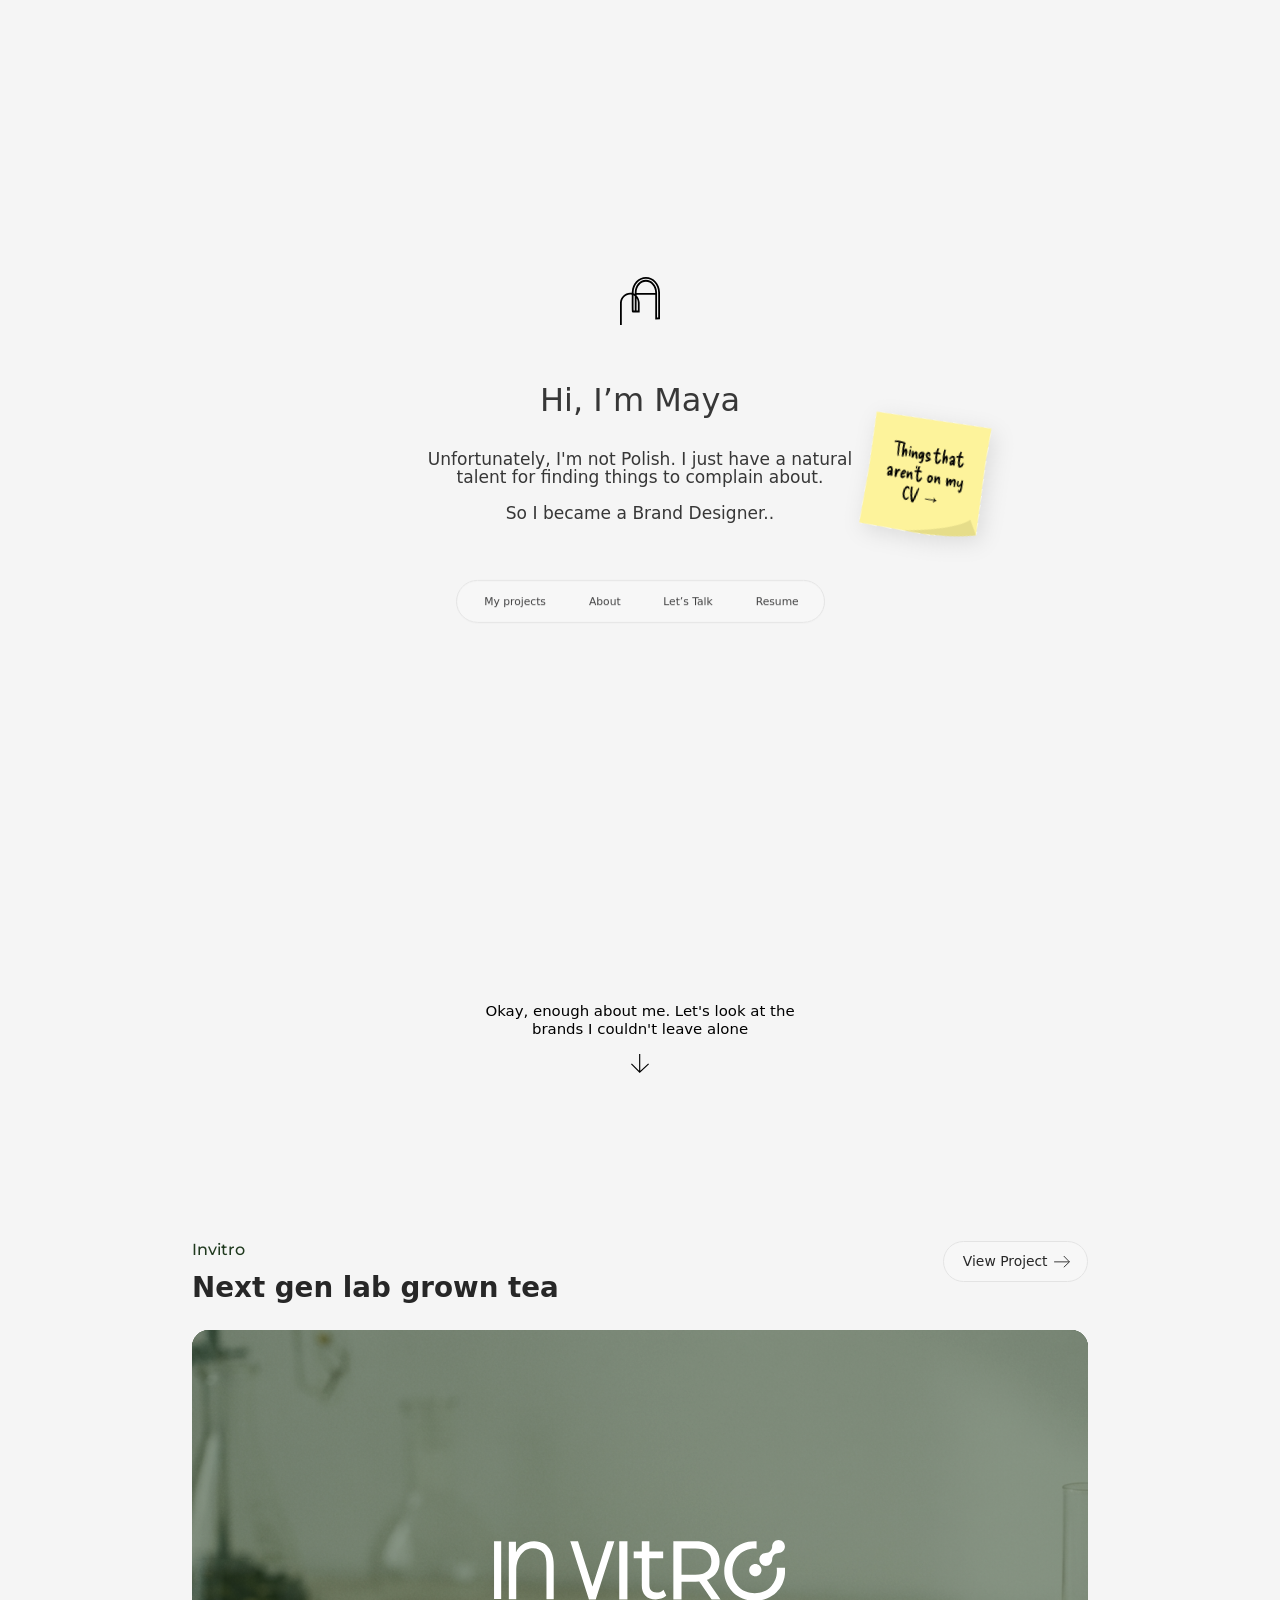
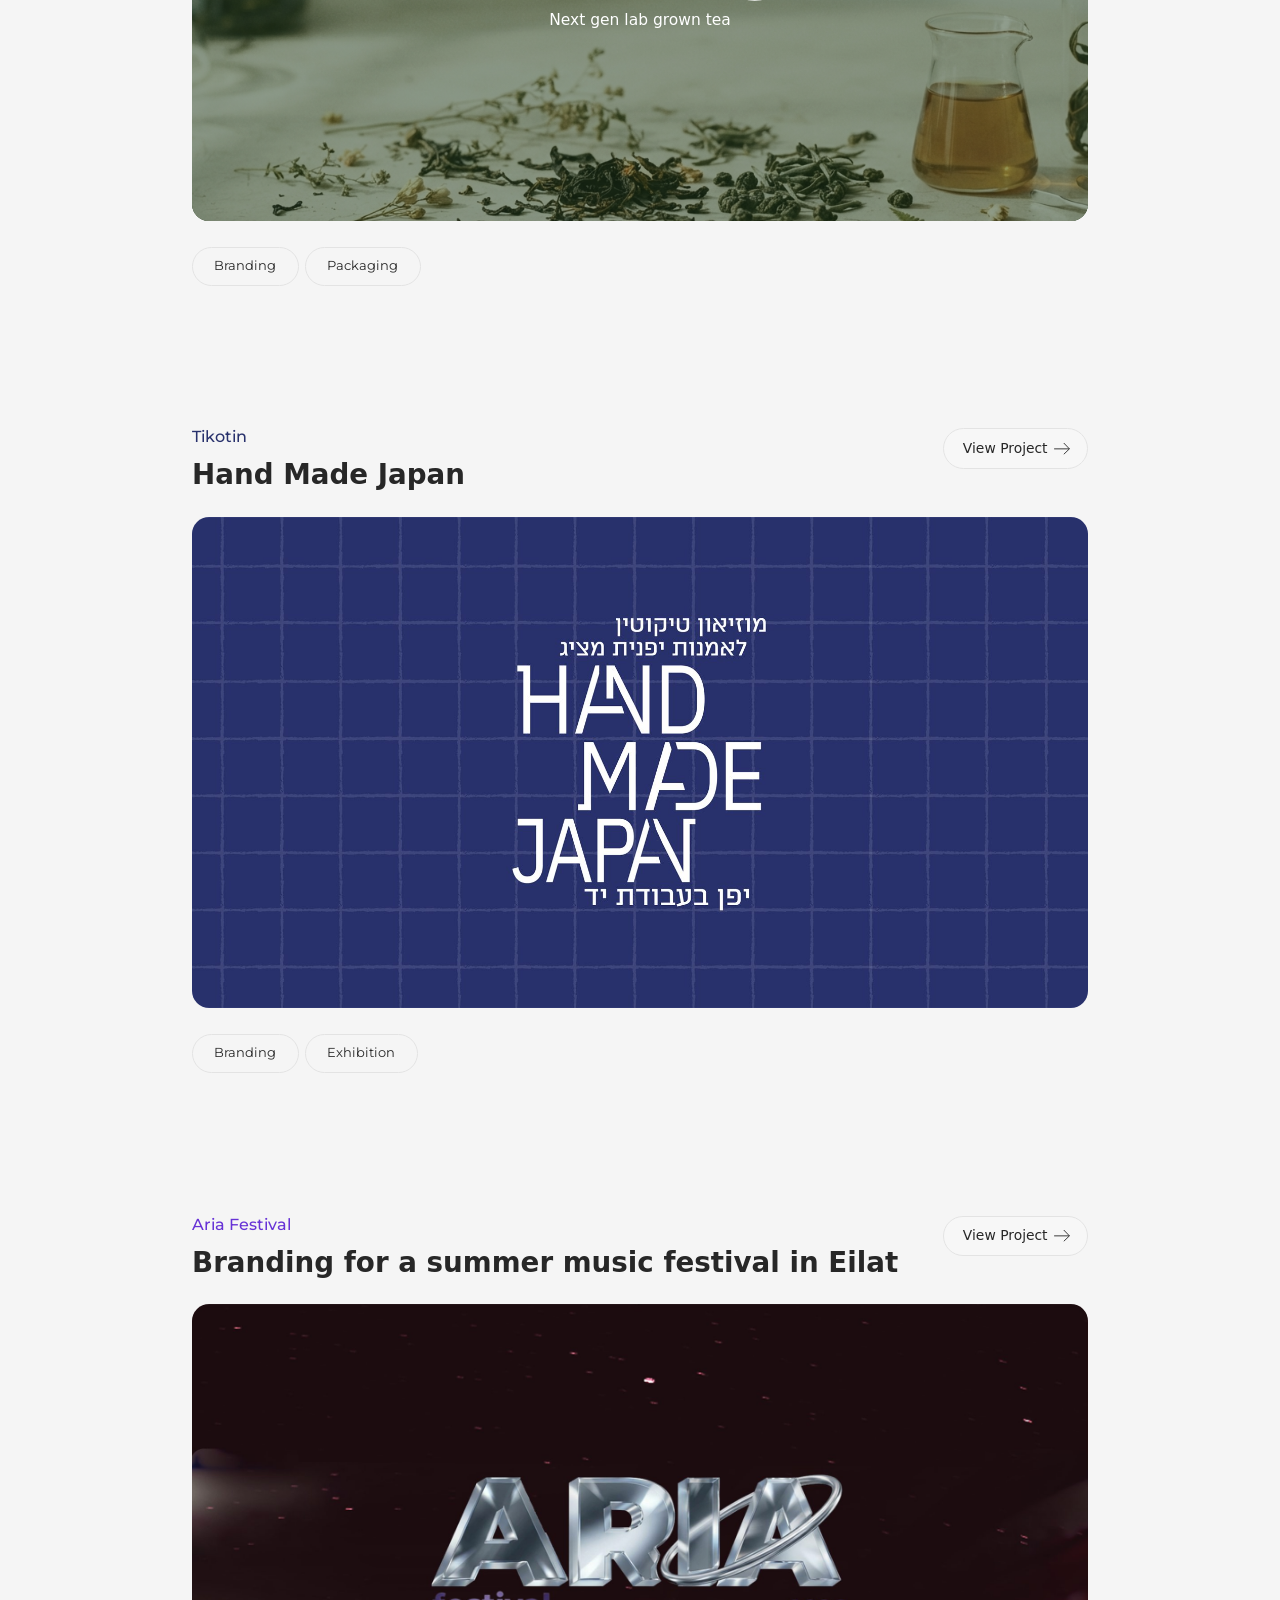
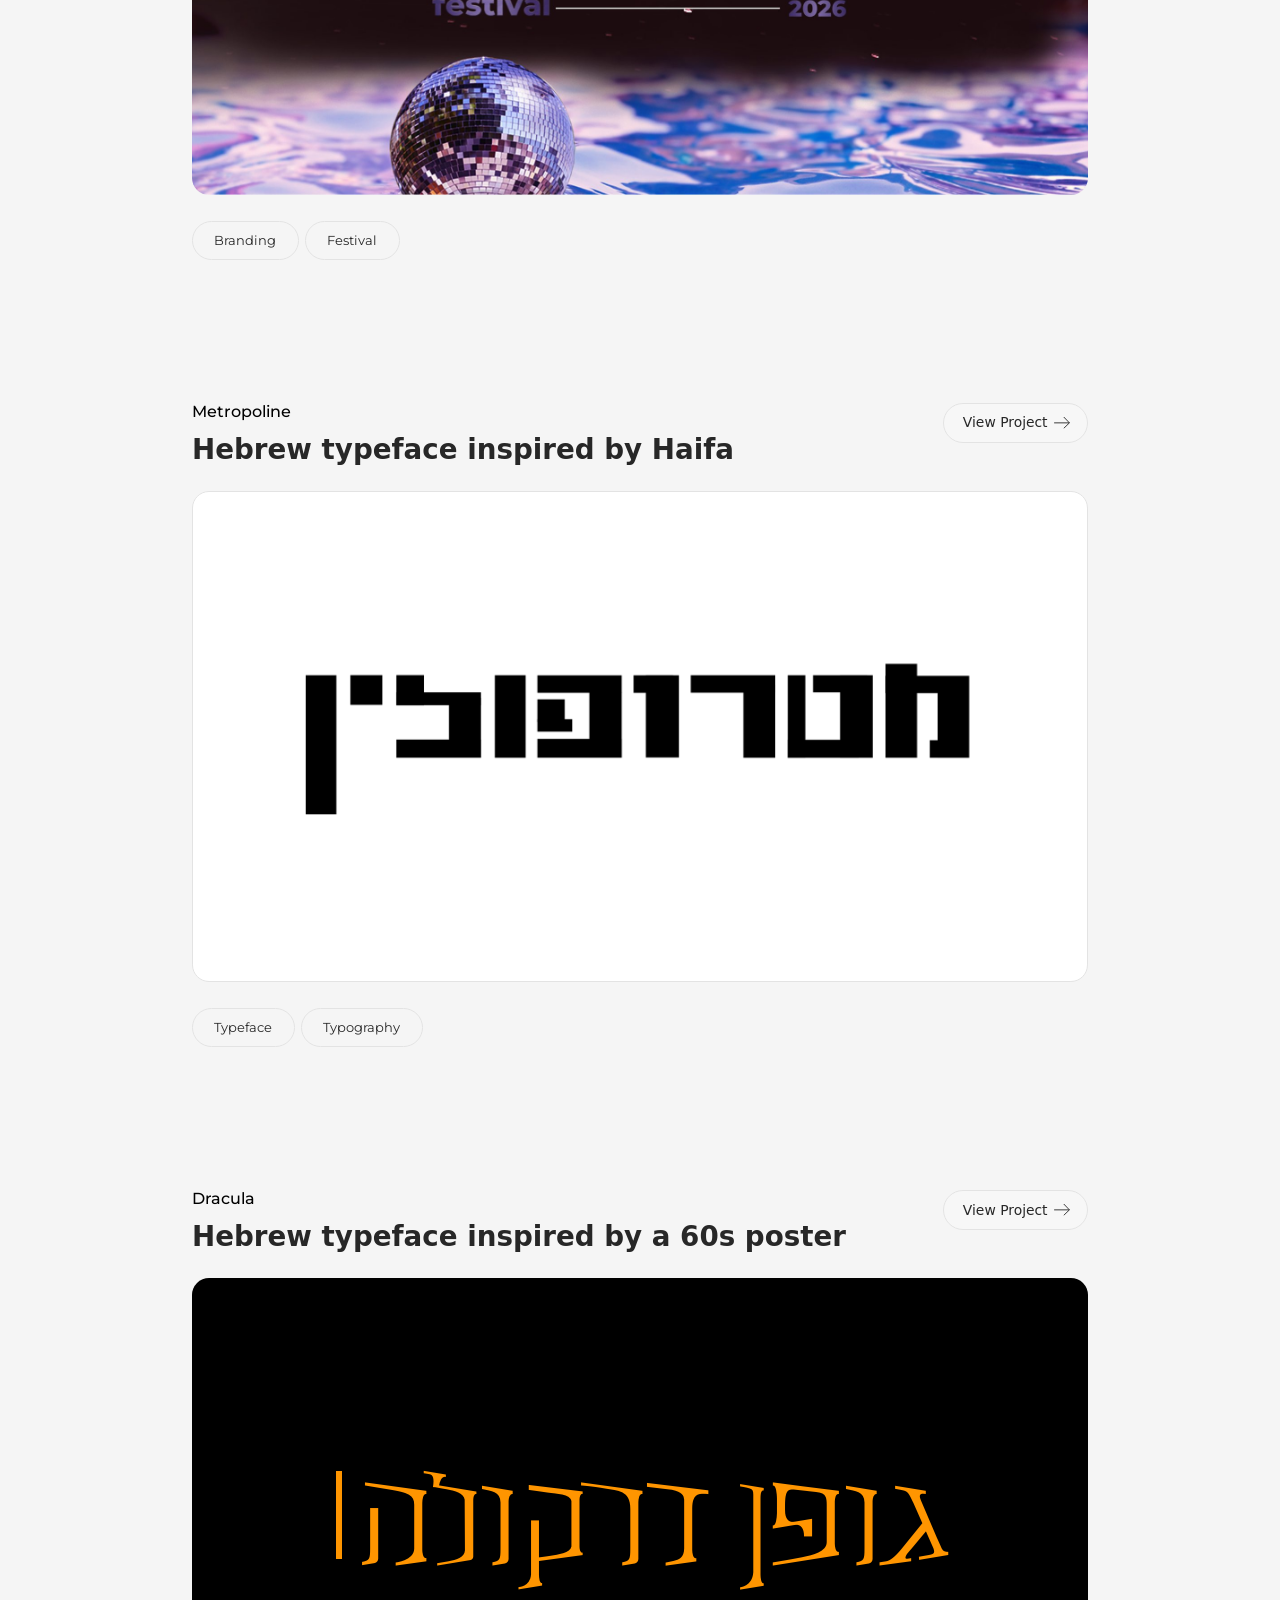
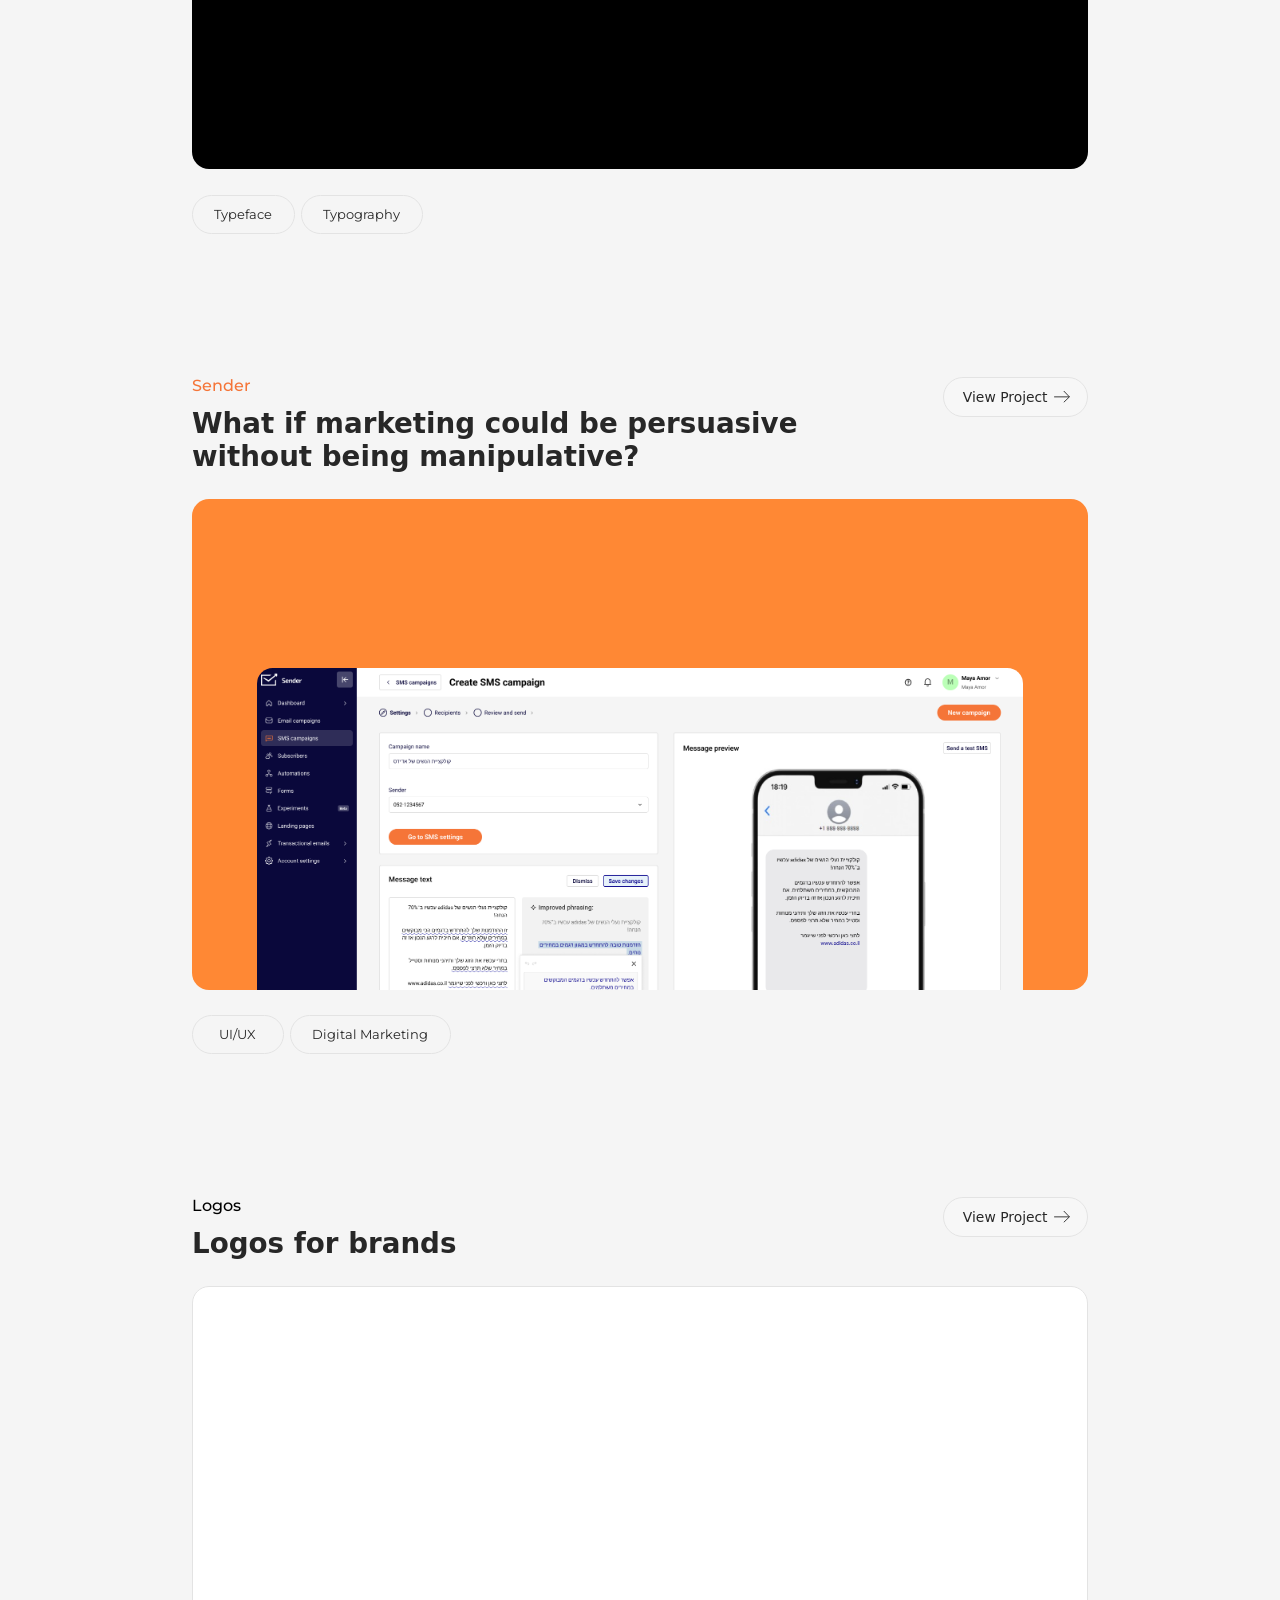
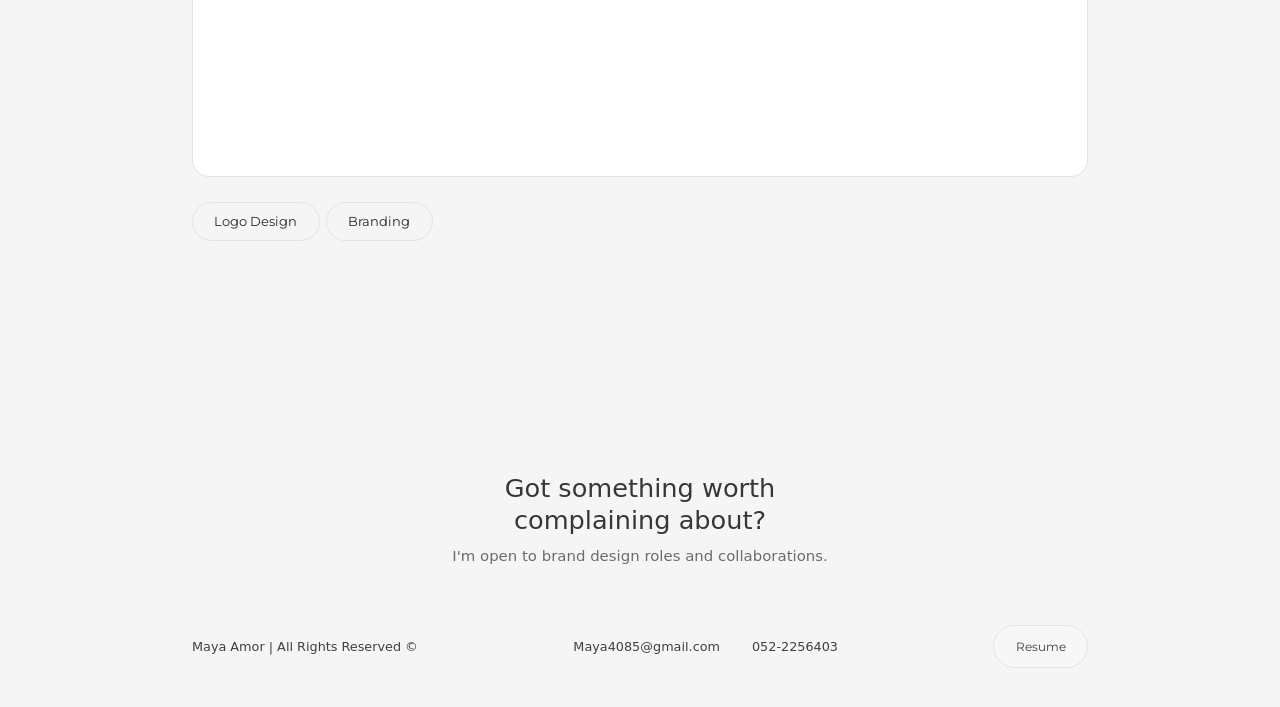
<file: index.html>
<!DOCTYPE html>
<html lang="en">
<head>
  <meta charset="UTF-8">
  <meta name="viewport" content="width=device-width, initial-scale=1.0">
  <meta name="format-detection" content="telephone=no, email=no">
  <title>Maya Amor | Brand Designer</title>
  <meta name="description" content="Maya Amor, Brand Designer. Branding, visual identity and typography case studies.">

  <!-- Link preview (LinkedIn, WhatsApp, etc.) -->
  <meta property="og:type" content="website">
  <meta property="og:site_name" content="Maya Amor">
  <meta property="og:title" content="Maya Amor | Brand Designer">
  <meta property="og:description" content="Maya Amor, Brand Designer. Branding, visual identity and typography case studies.">
  <meta property="og:url" content="https://maya-amor.github.io/branding/">
  <meta property="og:image" content="https://maya-amor.github.io/branding/assets/social-preview.png">
  <meta property="og:image:width" content="1200">
  <meta property="og:image:height" content="630">
  <meta name="twitter:card" content="summary_large_image">
  <link rel="canonical" href="https://maya-amor.github.io/branding/">
  <link rel="icon" type="image/svg+xml" href="assets/icons/logo.svg">

  <link rel="preconnect" href="https://fonts.googleapis.com">
  <link rel="preconnect" href="https://fonts.gstatic.com" crossorigin>
  <link href="https://fonts.googleapis.com/css2?family=Delicious+Handrawn&family=Google+Sans+Flex:wght@300..700&family=Montserrat:wght@400;500&display=swap" rel="stylesheet">

  <link rel="stylesheet" href="css/styles.css">

  <!-- Lets CSS know JavaScript is on, so scroll animations only hide content when they can reveal it -->
  <script>document.documentElement.classList.add("js");</script>
</head>
<body class="page-home">

  <!-- ===== Sticky header =====
       On Home (site-header--home) the logo and navbar start inside the hero
       and travel up into this header as you scroll (see js/main.js).
       On the other pages it simply sits at the top. -->
  <header class="site-header site-header--home">

    <a class="site-header__logo" href="#top" aria-label="Maya Amor, back to top">
      <img src="assets/icons/logo.svg" alt="" width="46" height="56">
    </a>

    <button class="site-header__menu-btn" type="button" aria-label="Open menu" aria-expanded="false" aria-controls="site-nav">
      <span></span><span></span><span></span>
    </button>

    <div class="site-header__nav" id="site-nav">
      <nav class="pill-nav" aria-label="Main">
        <a class="pill-nav__link" href="#projects">My projects</a>
        <a class="pill-nav__link" href="about.html">About</a>
        <a class="pill-nav__link" href="#contact">Let’s Talk</a>
        <a class="pill-nav__link" href="assets/Maya%20Amor%20Resume.pdf" target="_blank" rel="noopener">Resume</a>
      </nav>
    </div>
  </header>

  <!-- ===== Hero =====
       The logo and navbar here mark the starting spots. On desktop/tablet they're
       invisible and the header's copies are drawn on top of them; on phones these
       are the ones you see. -->
  <section class="hero container">
    <img class="hero__logo-slot" src="assets/icons/logo.svg" alt="" width="46" height="56">

    <div class="hero__text">
      <h1 class="hero__title">Hi, I’m Maya</h1>
      <p class="hero__bio">
        Unfortunately, I'm not Polish. <br class="br-mobile">I just have a natural <br>talent for finding things to complain about.
      </p>
      <p class="hero__bio">So I became a Brand Designer..</p>
    </div>

    <nav class="hero__nav-slot pill-nav" aria-label="Main">
      <a class="pill-nav__link" href="#projects">My projects</a>
      <a class="pill-nav__link" href="about.html">About</a>
      <a class="pill-nav__link" href="#contact">Let’s Talk</a>
      <a class="pill-nav__link" href="assets/Maya%20Amor%20Resume.pdf" target="_blank" rel="noopener">Resume</a>
    </nav>

    <!-- Phones: the menu button starts here, centered, then travels to the top-right -->
    <div class="hero__menu-slot" aria-hidden="true"></div>

    <!-- Sticky note: a quiet aside that leads to the notes on the About page (drag it, or click to go) -->
    <a class="hero-note" href="about.html#facts">
      <i class="note__paper" style="inset:-12.73% -19.02% -17.64% -12.59%"><img src="assets/about/notes/note-4.svg" alt="" draggable="false"></i>
      <span class="hero-note__text">Things that aren’t on my CV →</span>
    </a>
  </section>

  <main>
    <!-- ===== Intro to projects ===== -->
    <section class="intro container">
      <a class="intro__link" href="#projects">
        <span>Okay, enough about me. Let's look at the brands I couldn't leave alone</span>
        <img src="assets/icons/arrow-down.svg" alt="" width="16" height="17">
      </a>
    </section>

    <!-- ===== Projects =====
         Each card has its own background color (--card).
         Until a project's cover is ready, the card shows the project name
         (project__card--empty). When the cover is ready, replace the
         <span class="project__placeholder"> with:
           <img class="project__cover" src="assets/<project>/cover.jpg" alt="..." width="1824" height="1000">
         and remove project__card--empty. Covers are 912 × 500 (or 2× that). -->
    <section id="projects" class="projects container" aria-label="My projects">

      <article class="project" style="--card:#1f391e; --label:#1f391e; --project:#1f391e">
        <div class="project__header">
          <div class="project__heading">
            <p class="project__label">Invitro</p>
            <h2 class="project__title">Next gen lab grown tea</h2>
          </div>
          <a class="btn-pill" href="invitro.html">
            View Project
            <img class="btn-pill__arrow" src="assets/icons/arrow-right.svg" alt="" width="13" height="18">
          </a>
        </div>

        <!-- Cover: the case study's hero (photo + green tint + logo) -->
        <a class="project__card" href="invitro.html" aria-label="View the Invitro project">
          <span class="project__cover brand-hero brand-hero--card">
            <img class="brand-hero__photo" src="assets/invitro/hero.jpg" alt="" width="1408" height="768">
            <span class="brand-hero__mark">
              <img src="assets/invitro/logo.svg" alt="" width="328" height="68">
              <span>Next gen lab grown tea</span>
            </span>
          </span>
        </a>

        <ul class="tags" aria-label="Tags">
          <li class="tag">Branding</li>
          <li class="tag">Packaging</li>
        </ul>
      </article>

      <article class="project" style="--card:#28316c; --label:#28316c">
        <div class="project__header">
          <div class="project__heading">
            <p class="project__label">Tikotin</p>
            <h2 class="project__title">Hand Made Japan</h2>
          </div>
          <a class="btn-pill" href="tikotin.html">
            View Project
            <img class="btn-pill__arrow" src="assets/icons/arrow-right.svg" alt="" width="13" height="18">
          </a>
        </div>

        <a class="project__card" href="tikotin.html" aria-label="View the Hand Made Japan project">
          <img class="project__cover" src="assets/tikotin/hero.jpg" alt="The Hand Made Japan exhibition identity on an indigo shoji grid" width="2000" height="970">
        </a>

        <ul class="tags" aria-label="Tags">
          <li class="tag">Branding</li>
          <li class="tag">Exhibition</li>
        </ul>
      </article>

      <article class="project" style="--card:#1a0f24; --label:#6733d6">
        <div class="project__header">
          <div class="project__heading">
            <p class="project__label">Aria Festival</p>
            <h2 class="project__title">Branding for a summer music festival in Eilat</h2>
          </div>
          <a class="btn-pill" href="aria.html">
            View Project
            <img class="btn-pill__arrow" src="assets/icons/arrow-right.svg" alt="" width="13" height="18">
          </a>
        </div>

        <a class="project__card" href="aria.html" aria-label="View the Aria Festival project">
          <img class="project__cover" src="assets/aria%20festival/hero%20photo.jpg" alt="The chrome Aria festival 2026 logo over a dark night scene with a disco ball in a pool" width="2008" height="1095">
        </a>

        <ul class="tags" aria-label="Tags">
          <li class="tag">Branding</li>
          <li class="tag">Festival</li>
        </ul>
      </article>

      <article class="project" style="--card:#fff; --label:#000">
        <div class="project__header">
          <div class="project__heading">
            <p class="project__label">Metropoline</p>
            <h2 class="project__title">Hebrew typeface inspired by Haifa</h2>
          </div>
          <a class="btn-pill" href="metropoline.html">
            View Project
            <img class="btn-pill__arrow" src="assets/icons/arrow-right.svg" alt="" width="13" height="18">
          </a>
        </div>

        <!-- Cover: the animated wordmark from the case study's hero -->
        <a class="project__card project__card--outlined" href="metropoline.html" aria-label="View the Metropoline project">
          <img class="project__cover" src="assets/metropoline/metropoline%20gif.gif" alt="" width="1920" height="1080">
        </a>

        <ul class="tags" aria-label="Tags">
          <li class="tag">Typeface</li>
          <li class="tag">Typography</li>
        </ul>
      </article>

      <article class="project" style="--card:#000; --label:#000">
        <div class="project__header">
          <div class="project__heading">
            <p class="project__label">Dracula</p>
            <h2 class="project__title">Hebrew typeface inspired by a 60s poster</h2>
          </div>
          <a class="btn-pill" href="dracula.html">
            View Project
            <img class="btn-pill__arrow" src="assets/icons/arrow-right.svg" alt="" width="13" height="18">
          </a>
        </div>

        <!-- Cover: words typed out in the Dracula font, one after another (js/main.js).
             Change the words in data-words, separated by | -->
        <a class="project__card" href="dracula.html" aria-label="View the Dracula project">
          <span class="project__cover type-cover" data-words="גופן דרקולה|צמרמורת|לילה|ערפד" aria-hidden="true">
            <span class="type-cover__line" dir="rtl" lang="he"><span class="type-cover__text">גופן דרקולה</span><span class="type-cover__cursor"></span></span>
          </span>
        </a>

        <ul class="tags" aria-label="Tags">
          <li class="tag">Typeface</li>
          <li class="tag">Typography</li>
        </ul>
      </article>

      <!-- From the UI/UX portfolio: same card as there (screenshot on orange) -->
      <article class="project" style="--card:#ff8834; --label:#f57538">
        <div class="project__header">
          <div class="project__heading">
            <p class="project__label">Sender</p>
            <h2 class="project__title">What if marketing could be persuasive <br class="br-desktop">without being manipulative?</h2>
          </div>
          <a class="btn-pill" href="sender.html">
            View Project
            <img class="btn-pill__arrow" src="assets/icons/arrow-right.svg" alt="" width="13" height="18">
          </a>
        </div>

        <a class="project__card" href="sender.html" aria-label="View the Sender project">
          <img class="project__screen" src="assets/sender/home-screen.png"
               alt="Sender's Create SMS campaign screen with a phone message preview"
               width="1920" height="1137">
        </a>

        <ul class="tags" aria-label="Tags">
          <li class="tag">UI/UX</li>
          <li class="tag">Digital Marketing</li>
        </ul>
      </article>

      <article class="project" style="--card:#fff; --label:#000">
        <div class="project__header">
          <div class="project__heading">
            <p class="project__label">Logos</p>
            <h2 class="project__title">Logos for brands</h2>
          </div>
          <a class="btn-pill" href="logos.html">
            View Project
            <img class="btn-pill__arrow" src="assets/icons/arrow-right.svg" alt="" width="13" height="18">
          </a>
        </div>

        <!-- Cover: one logo at a time on its band color, crossfading to the next
             (--i: its turn in the cycle, --w: logo width; see "Logo slideshow" in css/styles.css) -->
        <a class="project__card project__card--outlined" href="logos.html" aria-label="View the Logos project">
          <span class="project__cover logo-show">
            <span style="--i:0; --bg:#fff"><img src="assets/Logos/Invite%20us.png" alt="" width="1128" height="551" style="--w:50%"></span>
            <span style="--i:1; --bg:#e8e8e8"><img src="assets/Logos/Roomme.svg" alt="" width="446" height="132" style="--w:46%"></span>
            <span style="--i:2; --bg:#323232"><img src="assets/Logos/updated.png" alt="" width="962" height="278" style="--w:48%"></span>
            <span style="--i:3; --bg:#f2ebe3"><img src="assets/Logos/noss.png" alt="" width="762" height="298" style="--w:38%"></span>
            <span style="--i:4; --bg:#fff"><img src="assets/Logos/calypso.png" alt="" width="820" height="294" style="--w:42%"></span>
            <span style="--i:5; --bg:#323232"><img src="assets/Logos/Guy%20shamir.png" alt="" width="939" height="330" style="--w:46%"></span>
          </span>
        </a>

        <ul class="tags" aria-label="Tags">
          <li class="tag">Logo Design</li>
          <li class="tag">Branding</li>
        </ul>
      </article>

    </section>
  </main>

  <!-- ===== Footer ===== -->
  <footer id="contact" class="footer">
    <!-- Closing line: the top of the footer -->
    <div class="footer__cta container reveal">
      <h2 class="footer__title">Got something worth<br>complaining about?</h2>
      <p class="footer__subtitle">I'm open to brand design roles and collaborations.</p>
    </div>

    <div class="footer__inner container">
      <p class="footer__copy">Maya Amor | All Rights Reserved ©</p>

      <div class="footer__contact">
        <span>Maya4085@gmail.com</span>
        <span>052-2256403</span>
      </div>

      <div class="footer__actions">
        <nav class="pill-nav pill-nav--footer" aria-label="External links">
          <a class="pill-nav__link" href="assets/Maya%20Amor%20Resume.pdf" target="_blank" rel="noopener">Resume</a>
        </nav>
      </div>
    </div>
  </footer>

  <!-- Floating back-to-top button, appears once you start scrolling -->
  <a class="back-to-top" href="#top" aria-label="Back to top">
    <img src="assets/icons/back-to-top.svg" alt="" width="47" height="47">
  </a>

  <script src="js/main.js"></script>
</body>
</html>
</file>
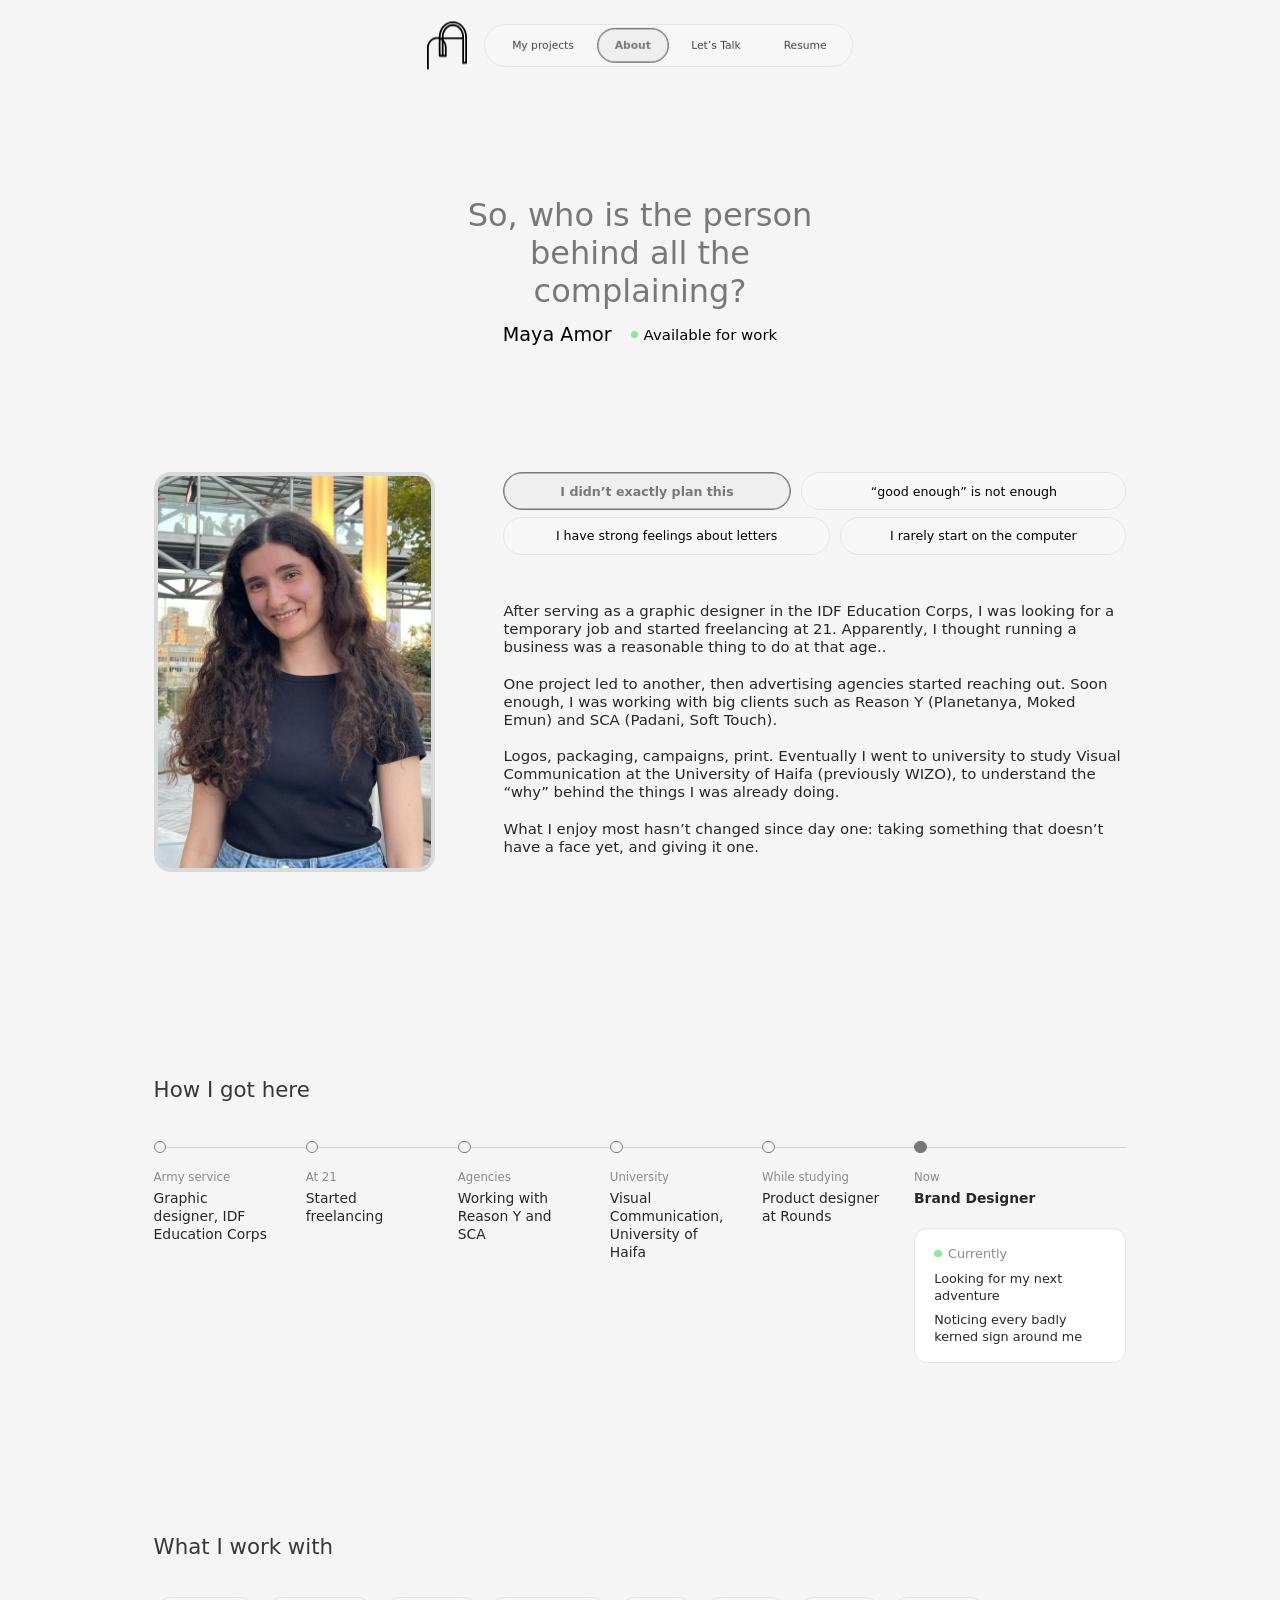
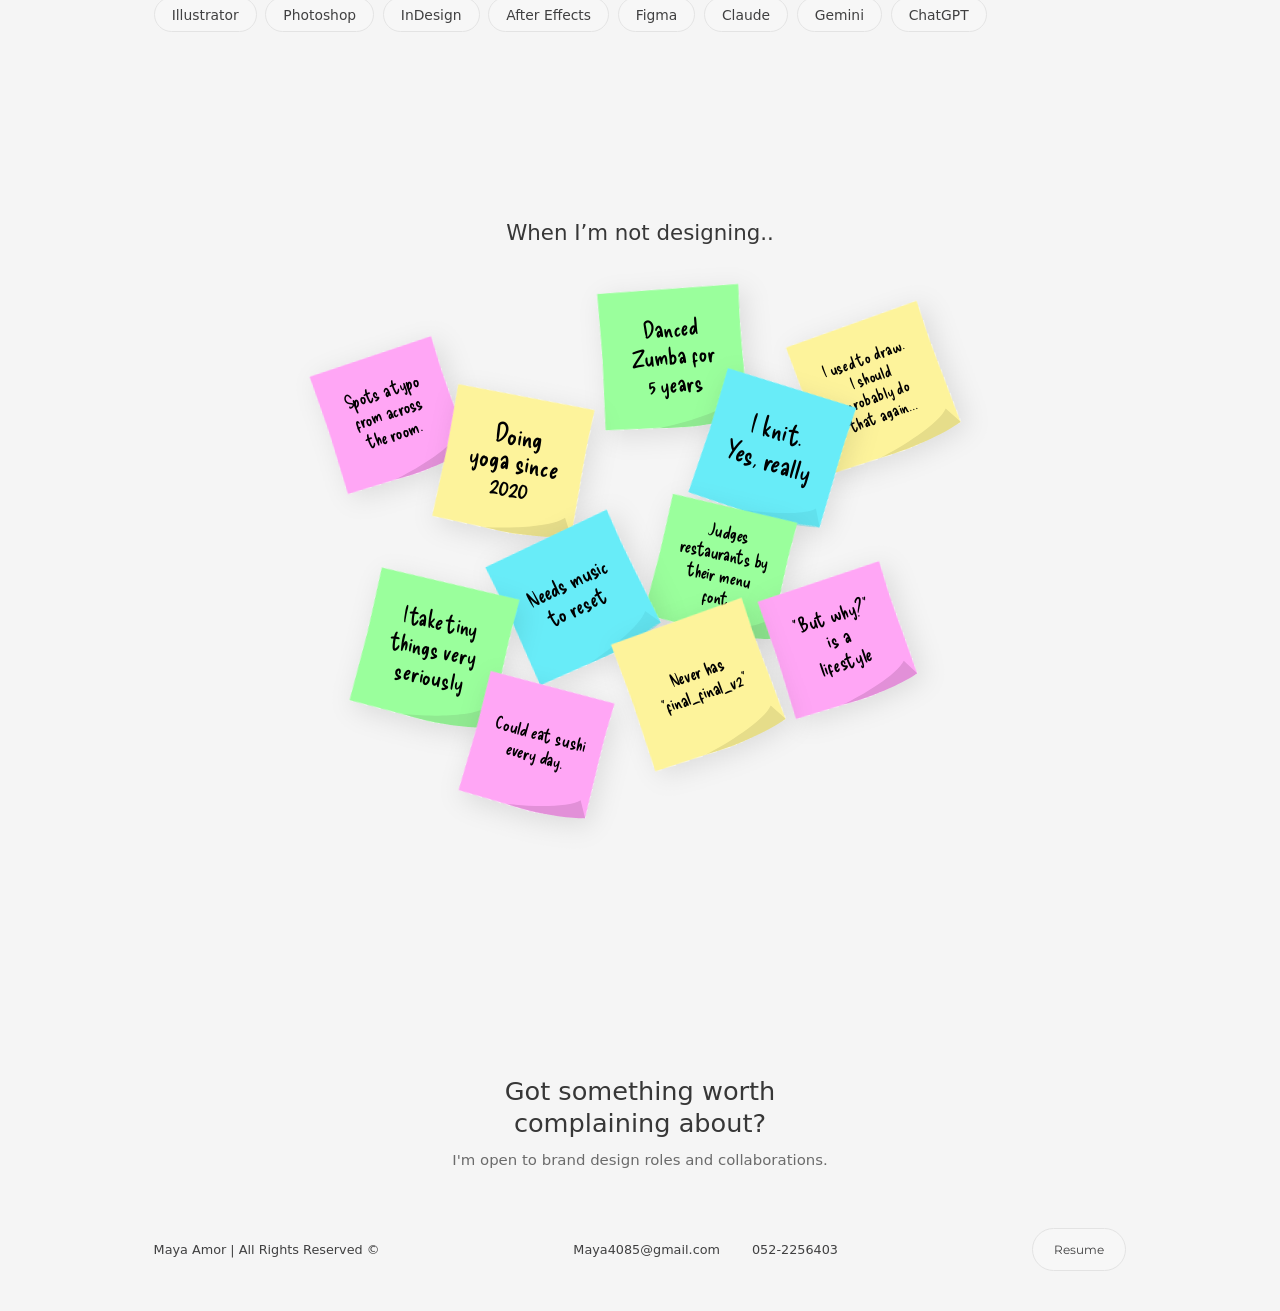
<file: about.html>
<!DOCTYPE html>
<html lang="en">
<head>
  <meta charset="UTF-8">
  <meta name="viewport" content="width=device-width, initial-scale=1.0">
  <meta name="format-detection" content="telephone=no, email=no">
  <title>About | Maya Amor</title>
  <meta name="description" content="About Maya Amor, a brand designer who started freelancing at 21 and has been giving brands their look ever since.">

  <!-- Link preview (LinkedIn, WhatsApp, etc.) -->
  <meta property="og:type" content="website">
  <meta property="og:site_name" content="Maya Amor">
  <meta property="og:title" content="About | Maya Amor">
  <meta property="og:description" content="About Maya Amor, a brand designer who started freelancing at 21 and has been giving brands their look ever since.">
  <meta property="og:url" content="https://maya-amor.github.io/branding/about.html">
  <meta property="og:image" content="https://maya-amor.github.io/branding/assets/social-preview.png">
  <meta property="og:image:width" content="1200">
  <meta property="og:image:height" content="630">
  <meta name="twitter:card" content="summary_large_image">
  <link rel="canonical" href="https://maya-amor.github.io/branding/about.html">
  <link rel="icon" type="image/svg+xml" href="assets/icons/logo.svg">

  <link rel="preconnect" href="https://fonts.googleapis.com">
  <link rel="preconnect" href="https://fonts.gstatic.com" crossorigin>
  <link href="https://fonts.googleapis.com/css2?family=Delicious+Handrawn&family=Google+Sans+Flex:wght@300..700&family=Montserrat:wght@400;500&display=swap" rel="stylesheet">

  <link rel="stylesheet" href="css/styles.css">

  <!-- Lets CSS know JavaScript is on, so scroll animations only hide content when they can reveal it -->
  <script>document.documentElement.classList.add("js");</script>
</head>
<body>

  <!-- ===== Sticky header (already docked on this page) ===== -->
  <header class="site-header">

    <a class="site-header__logo" href="index.html" aria-label="Maya Amor, home">
      <img src="assets/icons/logo.svg" alt="" width="46" height="56">
    </a>

    <button class="site-header__menu-btn" type="button" aria-label="Open menu" aria-expanded="false" aria-controls="site-nav">
      <span></span><span></span><span></span>
    </button>

    <div class="site-header__nav" id="site-nav">
      <nav class="pill-nav" aria-label="Main">
        <a class="pill-nav__link" href="index.html#projects">My projects</a>
        <a class="pill-nav__link" href="about.html" aria-current="page">About</a>
        <a class="pill-nav__link" href="#contact">Let’s Talk</a>
        <a class="pill-nav__link" href="assets/Maya%20Amor%20Resume.pdf" target="_blank" rel="noopener">Resume</a>
      </nav>
    </div>
  </header>

  <main class="about container">

    <!-- ===== Intro ===== -->
    <div class="about__intro">
      <h1 class="about__title">So, who is the person behind all the complaining?</h1>
      <div class="about__meta">
        <span class="about__name">Maya Amor</span>
        <span class="about__status">Available for work</span>
      </div>
    </div>

    <!-- ===== Photo + story ===== -->
    <div class="about__body">
      <div class="about__photo reveal">
        <img src="assets/Photo%20of%20myself%20for%20about%20section.jpeg"
             alt="Maya Amor smiling, with long curly hair and a black t-shirt, standing outdoors"
             width="768" height="1024">
      </div>

      <div class="about__story reveal">
        <div class="about__tabs" role="tablist" aria-label="About me">
          <button class="about__tab" type="button" role="tab" id="tab-plan" aria-controls="panel-plan" aria-selected="true">I didn’t exactly plan this</button>
          <button class="about__tab" type="button" role="tab" id="tab-enough" aria-controls="panel-enough" aria-selected="false" tabindex="-1">“good enough” is not enough</button>
          <button class="about__tab" type="button" role="tab" id="tab-letters" aria-controls="panel-letters" aria-selected="false" tabindex="-1">I have strong feelings about letters</button>
          <button class="about__tab" type="button" role="tab" id="tab-sketch" aria-controls="panel-sketch" aria-selected="false" tabindex="-1">I rarely start on the computer</button>
        </div>

        <div class="about__panels">
        <div class="about__panel" role="tabpanel" id="panel-plan" aria-labelledby="tab-plan">
          <p>After serving as a graphic designer in the IDF Education Corps, I was looking for a temporary job and started freelancing at 21. Apparently, I thought running a business was a reasonable thing to do at that age..</p>
          <p>One project led to another, then advertising agencies started reaching out. Soon enough, I was working with big clients such as Reason Y (Planetanya, Moked Emun) and SCA (Padani, Soft Touch).</p>
          <p>Logos, packaging, campaigns, print. Eventually I went to university to study Visual Communication at the University of Haifa (previously WIZO), to understand the “why” behind the things I was already doing.</p>
          <p class="about__highlight">What I enjoy most hasn’t changed since day one: taking something that doesn’t have a face yet, and giving it one.</p>
        </div>

        <div class="about__panel" role="tabpanel" id="panel-enough" aria-labelledby="tab-enough" hidden>
          <p>I've never been particularly good at looking at something and thinking, “Well, that's just how it is.”</p>
          <p>If something doesn't make sense, I want to know why. If something could work better, I'll probably notice it. And if something is 2px off...</p>
          <p>Well.</p>
          <p class="about__highlight">Unfortunately, I will notice that too.</p>
        </div>

        <div class="about__panel" role="tabpanel" id="panel-letters" aria-labelledby="tab-letters" hidden>
          <p>Some people notice faces. I notice fonts.</p>
          <p>On menus, on street signs, on the back of a shampoo bottle. A typeface can make a brand feel warm, serious, cheap or expensive before anyone reads a single word.</p>
          <p>At some point, choosing fonts wasn’t enough, so I designed my own.</p>
          <p class="about__highlight">Every letter has a personality. Getting them to work together is the fun part.</p>
        </div>

        <div class="about__panel" role="tabpanel" id="panel-sketch" aria-labelledby="tab-sketch" hidden>
          <p>Before I design anything, I need to understand what I’m looking at.</p>
          <p>Who the brand is. Who it’s talking to. What everyone else in the field looks like. What it should never look like.</p>
          <p>Sometimes that means research. Sometimes it means a moodboard. Most of the time it means a pencil and a lot of very ugly first sketches.</p>
          <p class="about__highlight">Illustrator comes later.</p>
        </div>
        </div>
      </div>
    </div>

    <!-- ===== Journey timeline (the last point holds "Currently") ===== -->
    <section class="journey" aria-labelledby="journey-title">
      <h2 class="about__section-title reveal" id="journey-title">How I got here</h2>
      <ol class="journey__list">
        <li class="journey__item reveal">
          <span class="journey__when">Army service</span>
          <span class="journey__what">Graphic designer, IDF Education Corps</span>
        </li>
        <li class="journey__item reveal">
          <span class="journey__when">At 21</span>
          <span class="journey__what">Started freelancing</span>
        </li>
        <li class="journey__item reveal">
          <span class="journey__when">Agencies</span>
          <span class="journey__what">Working with Reason Y and SCA</span>
        </li>
        <li class="journey__item reveal">
          <span class="journey__when">University</span>
          <span class="journey__what">Visual Communication, University of Haifa</span>
        </li>
        <li class="journey__item reveal">
          <span class="journey__when">While studying</span>
          <span class="journey__what">Product designer at Rounds</span>
        </li>
        <li class="journey__item journey__item--now reveal">
          <span class="journey__when">Now</span>
          <span class="journey__what">Brand Designer</span>
          <!-- Placeholder lines: replace with what you're up to -->
          <div class="journey__currently">
            <p class="journey__currently-label">Currently</p>
            <ul>
              <li>Looking for my next adventure</li>
              <li>Noticing every badly kerned sign around me</li>
            </ul>
          </div>
        </li>
      </ol>
    </section>

    <!-- ===== Tools and skills ===== -->
    <section class="tools reveal" aria-labelledby="tools-title">
      <h2 class="about__section-title" id="tools-title">What I work with</h2>
      <ul class="tools__list">
        <li>Illustrator</li>
        <li>Photoshop</li>
        <li>InDesign</li>
        <li>After Effects</li>
        <li>Figma</li>
        <li>Claude</li>
        <li>Gemini</li>
        <li>ChatGPT</li>
      </ul>
    </section>

    <!-- ===== Sticky notes: random facts (drag them around) ===== -->
    <section class="facts" id="facts" aria-labelledby="facts-title">
      <h2 class="facts__title reveal" id="facts-title">When I’m not designing..</h2>
      <ul class="facts__board reveal" aria-label="Random facts about me">
        <li class="note" style="--x:16.96%; --y:25.07%; --w:173.28; --h:168.28; --rot:-11.11deg">
          <i class="note__paper" style="inset:-13.71% -20.63% -21.75% -13.31%"><img src="assets/about/notes/note-1.svg" alt="" draggable="false"></i>
          <span class="note__text" style="--tx:-0.81%; --ty:-1.81%; --trot:-6.94deg; --fs:22; --tw:59.79%">Spots a typo from across the room.</span>
        </li>
        <li class="note" style="--x:54.28%; --y:15.35%; --w:187.6; --h:185.58; --rot:1.49deg">
          <i class="note__paper" style="inset:-12.49% -18.65% -17.26% -12.36%"><img src="assets/about/notes/note-2.svg" alt="" draggable="false"></i>
          <span class="note__text" style="--tx:-0.12%; --ty:-2.16%; --trot:-6.72deg; --fs:28; --tw:58.68%">Danced Zumba for 5 years</span>
        </li>
        <li class="note" style="--x:80.92%; --y:20.62%; --w:184.15; --h:182.15; --rot:-14.27deg">
          <i class="note__paper" style="inset:-12.73% -19.02% -17.64% -12.59%"><img src="assets/about/notes/note-3.svg" alt="" draggable="false"></i>
          <span class="note__text" style="--tx:-0.24%; --ty:-2.74%; --trot:-5.48deg; --fs:20; --tw:59.78%">I used to draw. I should probably do that again...</span>
        </li>
        <li class="note" style="--x:33.4%; --y:33.88%; --w:184.15; --h:182.15; --rot:16.27deg">
          <i class="note__paper" style="inset:-12.73% -19.02% -17.64% -12.59%"><img src="assets/about/notes/note-4.svg" alt="" draggable="false"></i>
          <span class="note__text" style="--tx:-0.35%; --ty:-2.73%; --trot:-5.38deg; --fs:32; --tw:59.78%; --lh:0.969">Doing yoga since 2020</span>
        </li>
        <li class="note" style="--x:67.53%; --y:31.24%; --w:181.99; --h:176.91; --rot:24.68deg">
          <i class="note__paper" style="inset:-13.02% -19.62% -20.68% -12.67%"><img src="assets/about/notes/note-5.svg" alt="" draggable="false"></i>
          <span class="note__text" style="--tx:-1.07%; --ty:-3.64%; --trot:-7.71deg; --fs:32; --tw:60.49%">I knit. Yes, really</span>
        </li>
        <li class="note" style="--x:60.64%; --y:52.14%; --w:169.48; --h:167.65; --rot:18.75deg">
          <i class="note__paper" style="inset:-13.84% -20.75% -19.39% -13.7%"><img src="assets/about/notes/note-6.svg" alt="" draggable="false"></i>
          <span class="note__text" style="--tx:-0.55%; --ty:-4.32%; --trot:-6.71deg; --fs:22; --tw:64.96%">Judges restaurants by their menu font</span>
        </li>
        <li class="note" style="--x:41.25%; --y:56.75%; --w:181.99; --h:176.91; --rot:-17.99deg">
          <i class="note__paper" style="inset:-13.02% -19.62% -20.68% -12.67%"><img src="assets/about/notes/note-7.svg" alt="" draggable="false"></i>
          <span class="note__text" style="--tx:-0.37%; --ty:-2.17%; --trot:-7.52deg; --fs:26; --tw:60.04%">Needs music to reset</span>
        </li>
        <li class="note" style="--x:22.94%; --y:66.42%; --w:187.6; --h:185.58; --rot:18.75deg">
          <i class="note__paper" style="inset:-12.49% -18.65% -17.26% -12.36%"><img src="assets/about/notes/note-8.svg" alt="" draggable="false"></i>
          <span class="note__text" style="--tx:-0.75%; --ty:-2.02%; --trot:-6.71deg; --fs:28; --tw:58.68%">I take tiny things very seriously</span>
        </li>
        <li class="note" style="--x:76.02%; --y:64.22%; --w:173.28; --h:168.28; --rot:-11.11deg">
          <i class="note__paper" style="inset:-13.71% -20.63% -21.75% -13.31%"><img src="assets/about/notes/note-9.svg" alt="" draggable="false"></i>
          <span class="note__text" style="--tx:0.41%; --ty:-1.11%; --trot:-6.94deg; --fs:24; --tw:56.87%">“But why?” is a lifestyle</span>
        </li>
        <li class="note" style="--x:57.82%; --y:72.33%; --w:184.15; --h:182.15; --rot:-14.27deg">
          <i class="note__paper" style="inset:-12.73% -19.02% -17.64% -12.59%"><img src="assets/about/notes/note-10.svg" alt="" draggable="false"></i>
          <span class="note__text" style="--tx:0.83%; --ty:-2.62%; --trot:-5.48deg; --fs:22; --tw:64.81%">Never has “final_final_v2”</span>
        </li>
        <li class="note" style="--x:36.4%; --y:83%; --w:173.28; --h:168.28; --rot:22.15deg">
          <i class="note__paper" style="inset:-13.71% -20.63% -21.75% -13.31%"><img src="assets/about/notes/note-11.svg" alt="" draggable="false"></i>
          <span class="note__text" style="--tx:-0.06%; --ty:-2.33%; --trot:-6.94deg; --fs:22; --tw:65.36%">Could eat sushi every day.</span>
        </li>
      </ul>
    </section>

  </main>

  <!-- ===== Footer ===== -->
  <footer id="contact" class="footer">
    <!-- Closing line: the top of the footer -->
    <div class="footer__cta container reveal">
      <h2 class="footer__title">Got something worth<br>complaining about?</h2>
      <p class="footer__subtitle">I'm open to brand design roles and collaborations.</p>
    </div>

    <div class="footer__inner container">
      <p class="footer__copy">Maya Amor | All Rights Reserved ©</p>

      <div class="footer__contact">
        <span>Maya4085@gmail.com</span>
        <span>052-2256403</span>
      </div>

      <div class="footer__actions">
        <nav class="pill-nav pill-nav--footer" aria-label="External links">
          <a class="pill-nav__link" href="assets/Maya%20Amor%20Resume.pdf" target="_blank" rel="noopener">Resume</a>
        </nav>
      </div>
    </div>
  </footer>

  <!-- Floating back-to-top button, appears once you start scrolling -->
  <a class="back-to-top" href="#top" aria-label="Back to top">
    <img src="assets/icons/back-to-top.svg" alt="" width="47" height="47">
  </a>

  <script src="js/main.js"></script>
</body>
</html>
</file>
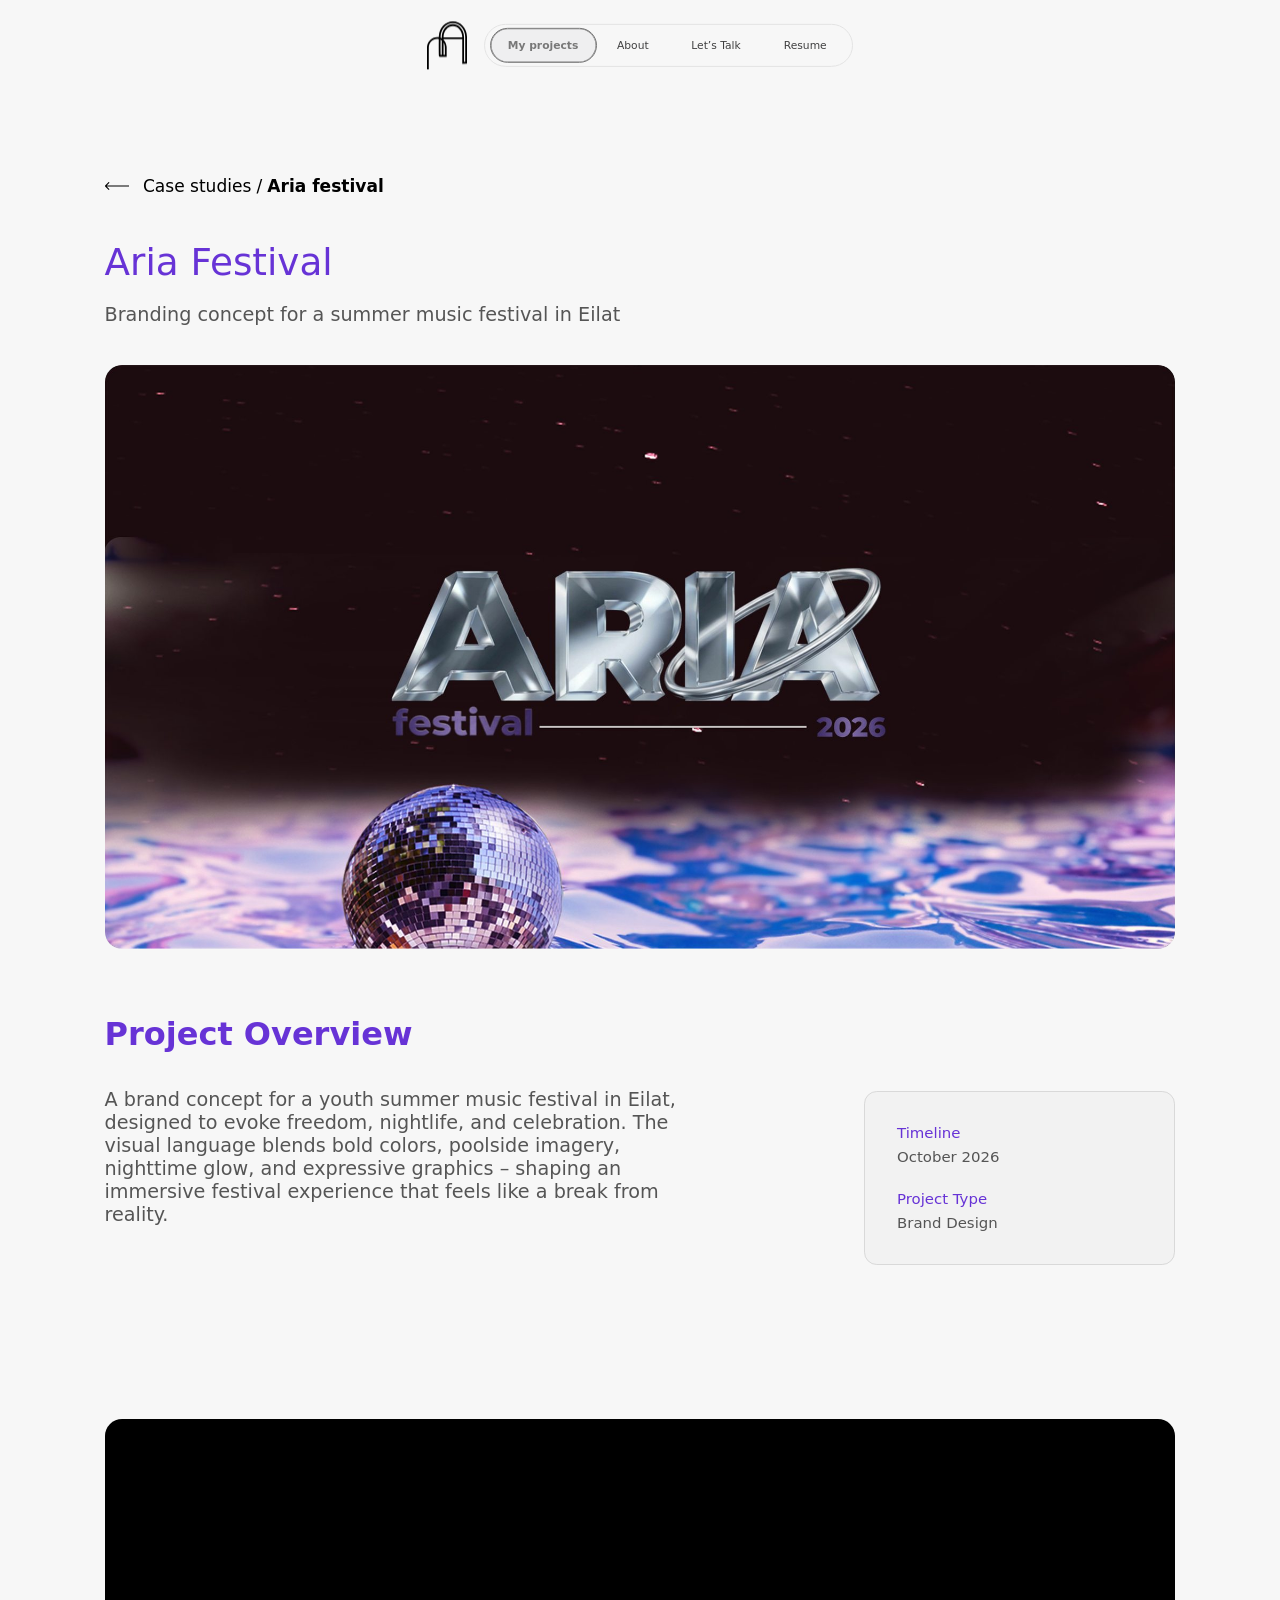
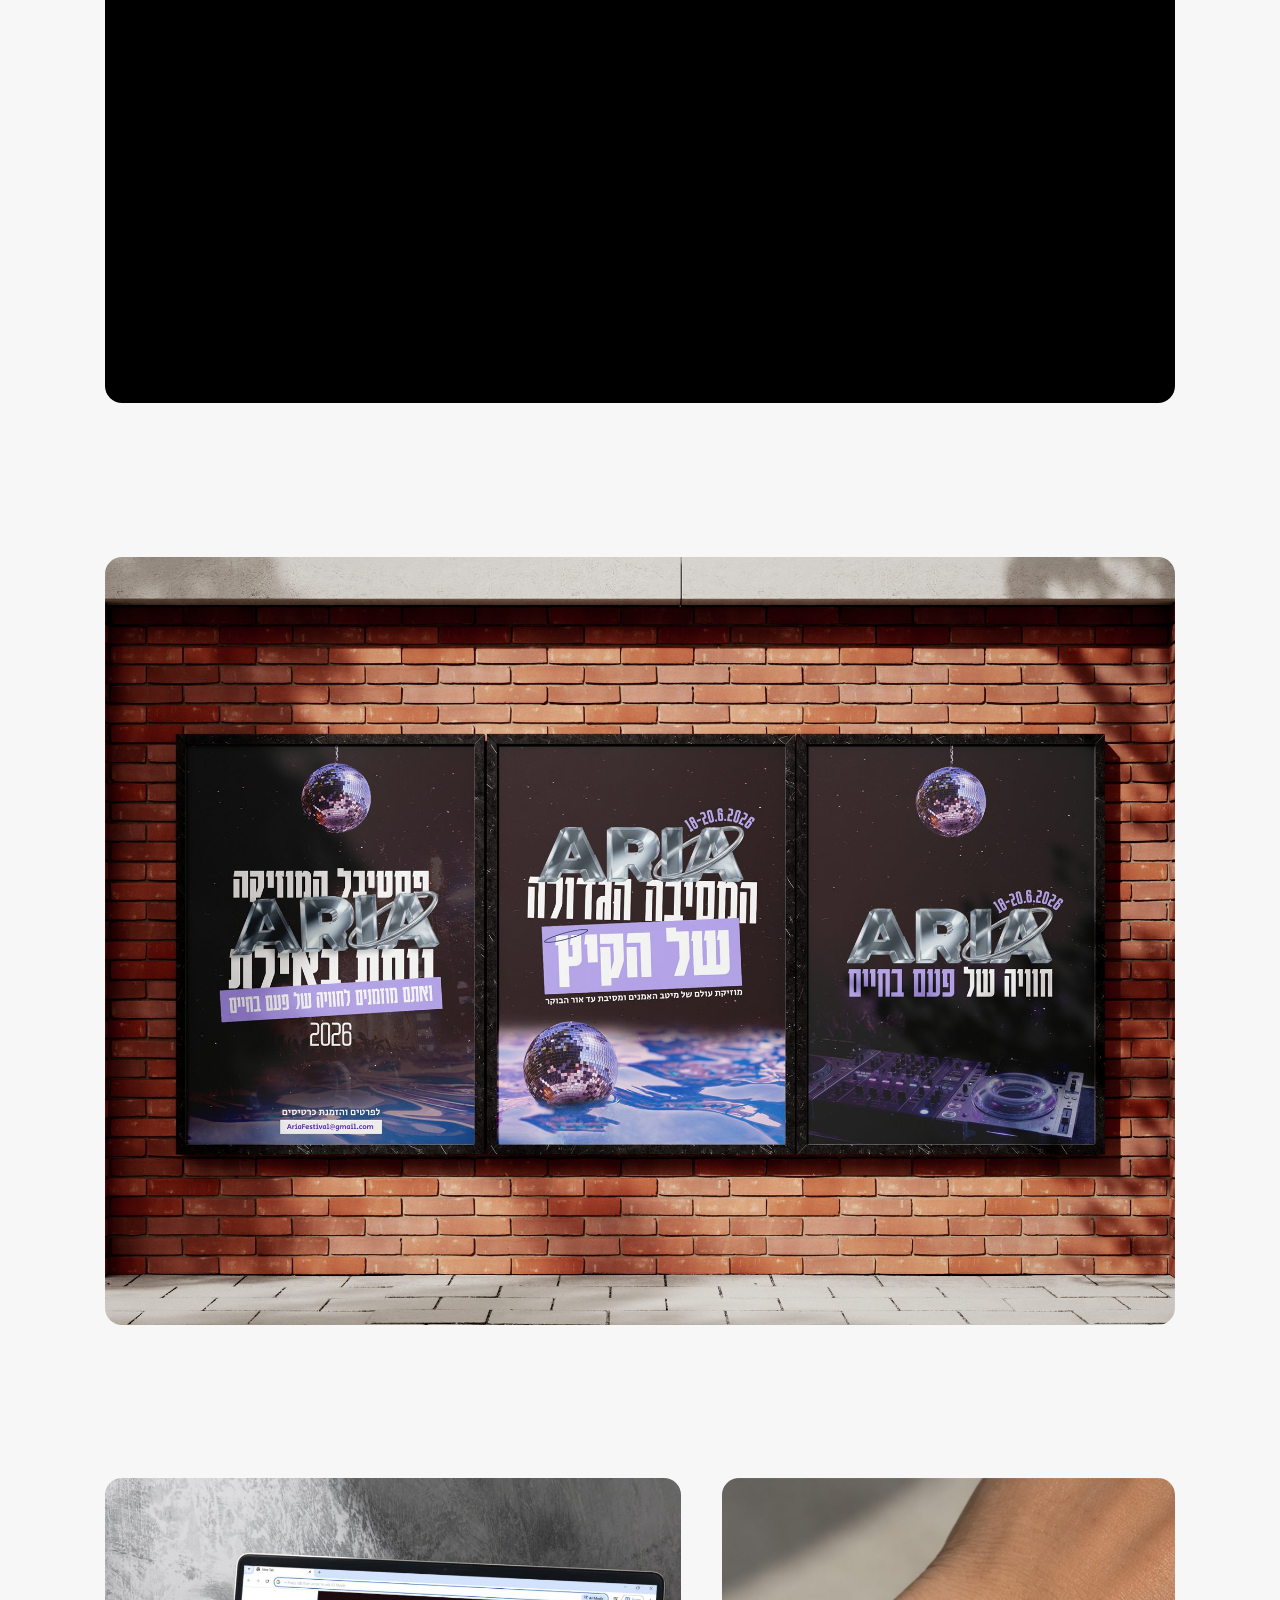
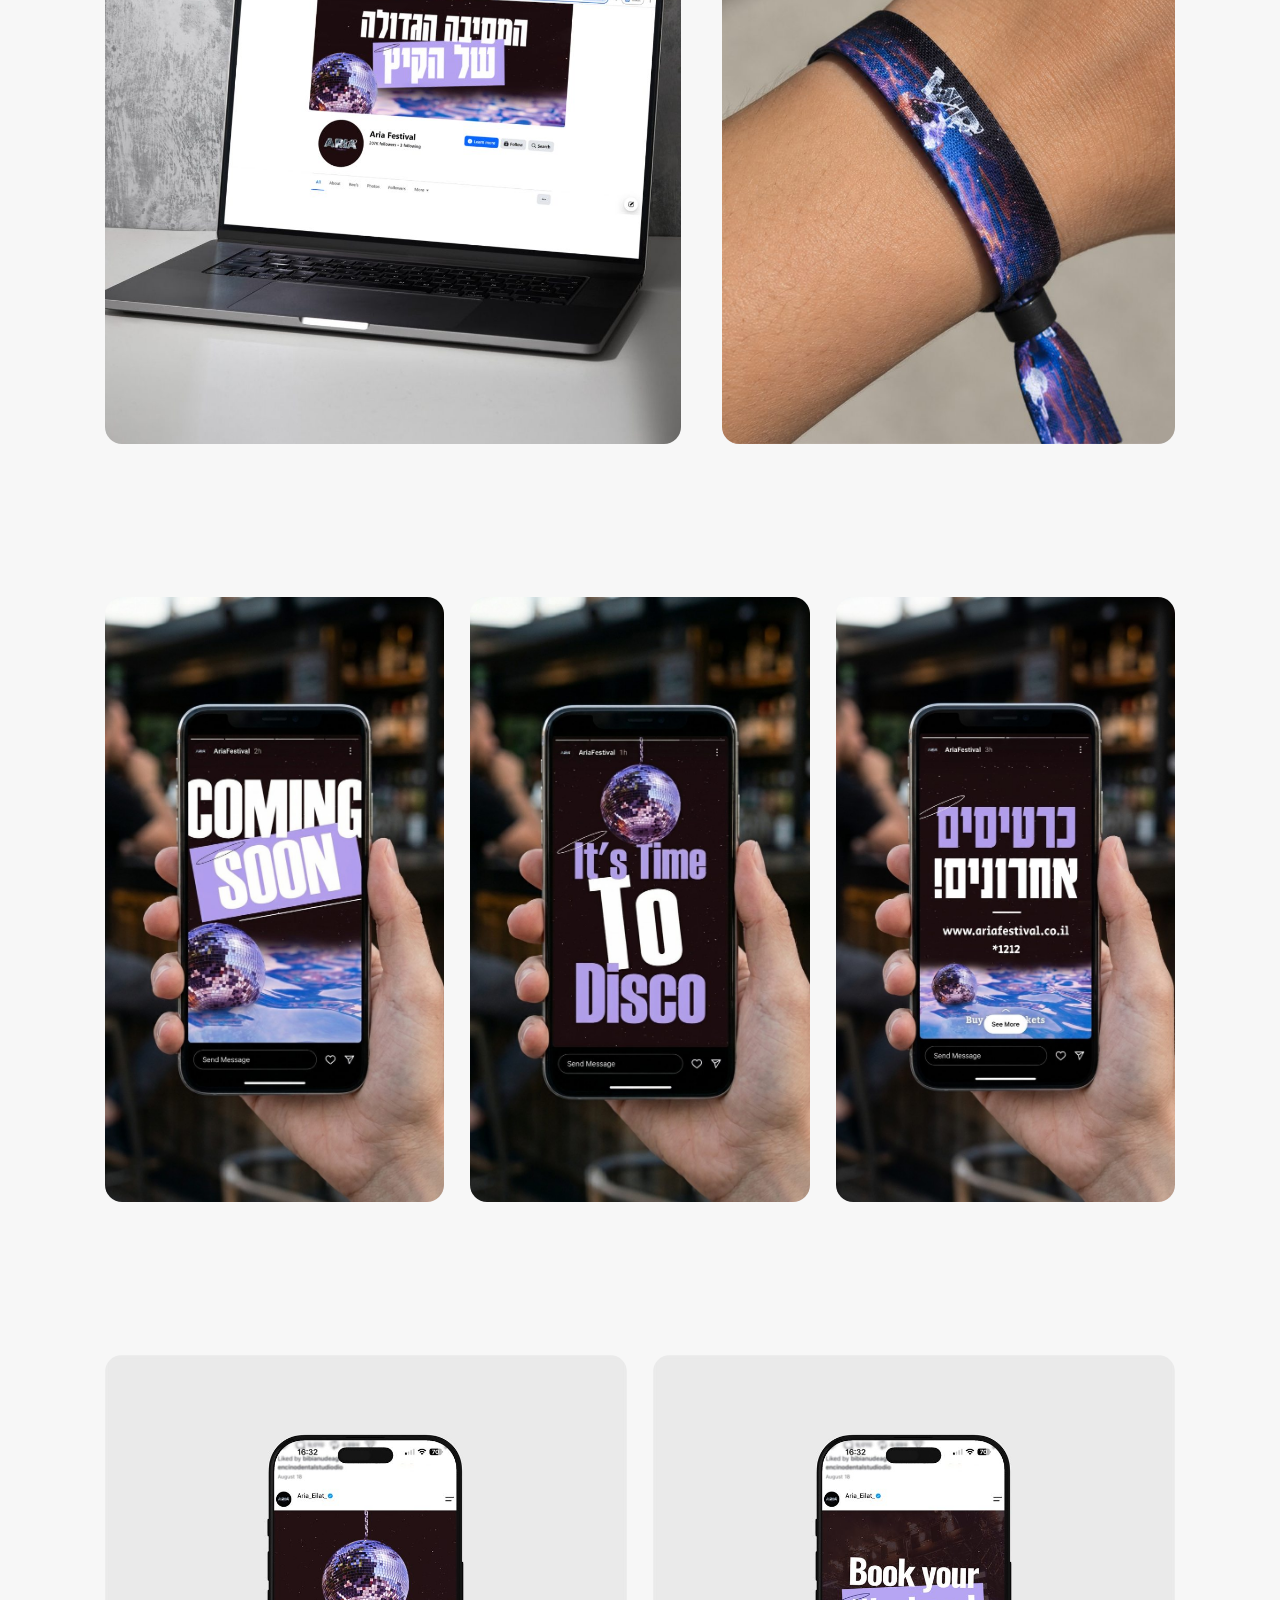
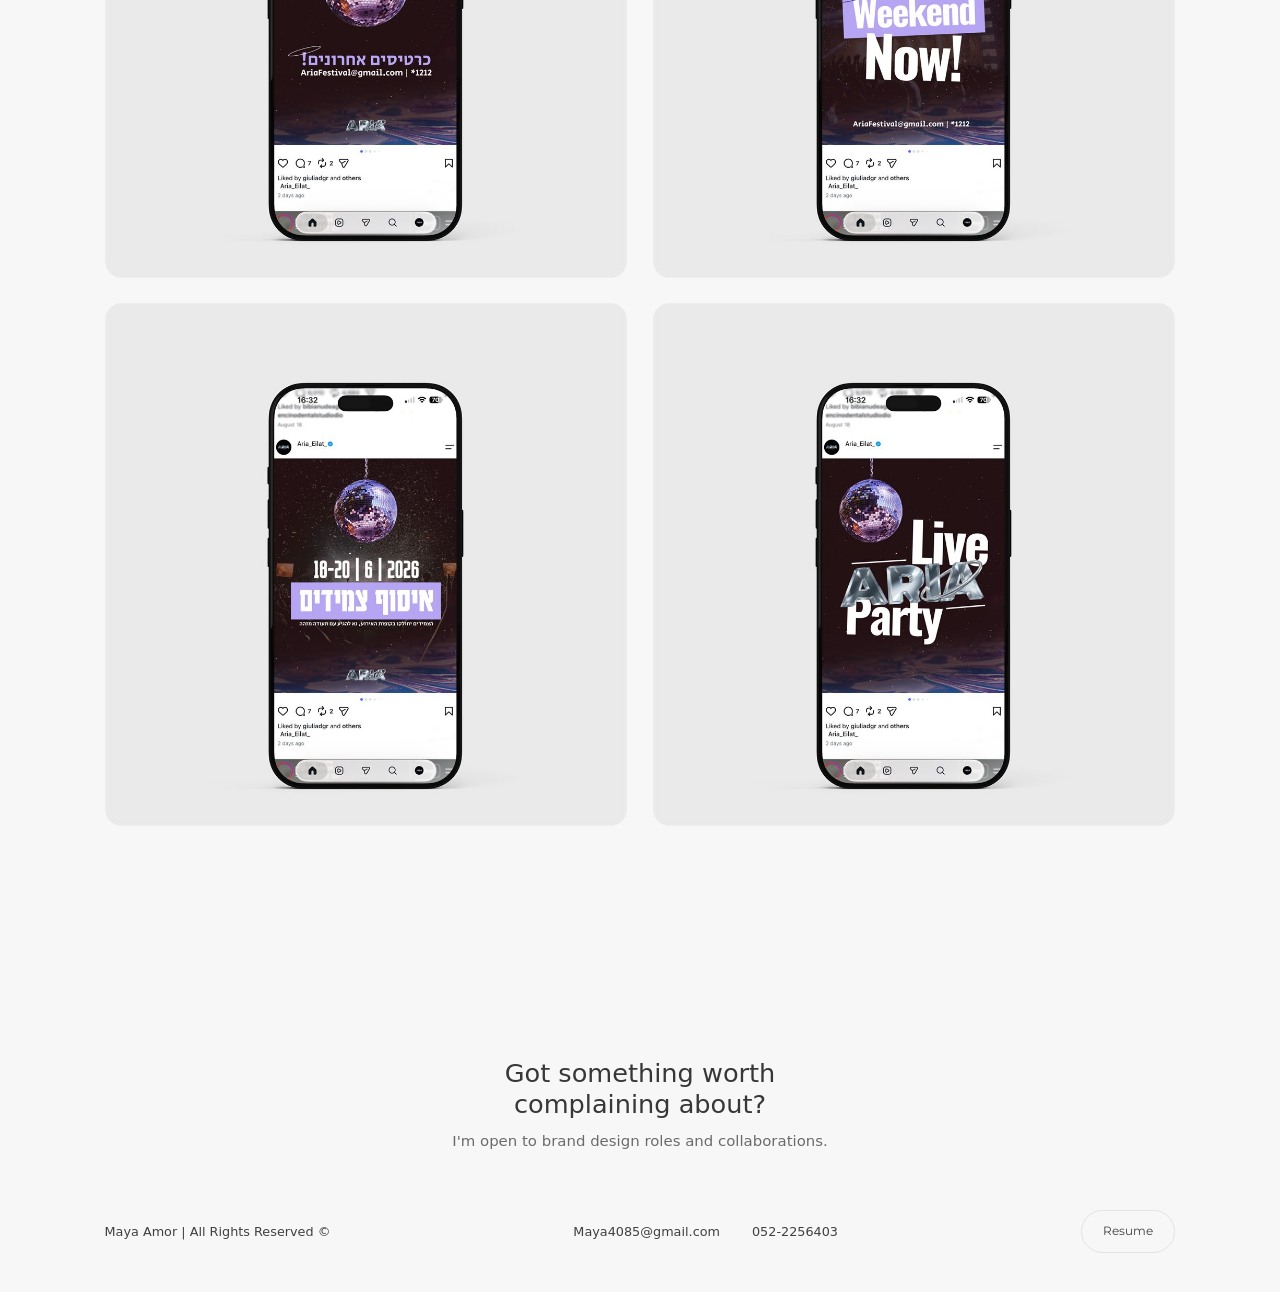
<file: aria.html>
<!DOCTYPE html>
<html lang="en">
<head>
  <meta charset="UTF-8">
  <meta name="viewport" content="width=device-width, initial-scale=1.0">
  <meta name="format-detection" content="telephone=no, email=no">
  <title>Aria Festival case study | Maya Amor</title>
  <meta name="description" content="Aria Festival: a branding concept for a youth summer music festival in Eilat, with posters, a website, social posts and a wristband.">

  <!-- Link preview (LinkedIn, WhatsApp, etc.) -->
  <meta property="og:type" content="website">
  <meta property="og:site_name" content="Maya Amor">
  <meta property="og:title" content="Aria Festival case study | Maya Amor">
  <meta property="og:description" content="Aria Festival: a branding concept for a youth summer music festival in Eilat, with posters, a website, social posts and a wristband.">
  <meta property="og:url" content="https://maya-amor.github.io/branding/aria.html">
  <meta property="og:image" content="https://maya-amor.github.io/branding/assets/social-preview.png">
  <meta property="og:image:width" content="1200">
  <meta property="og:image:height" content="630">
  <meta name="twitter:card" content="summary_large_image">
  <link rel="canonical" href="https://maya-amor.github.io/branding/aria.html">
  <link rel="icon" type="image/svg+xml" href="assets/icons/logo.svg">

  <link rel="preconnect" href="https://fonts.googleapis.com">
  <link rel="preconnect" href="https://fonts.gstatic.com" crossorigin>
  <link href="https://fonts.googleapis.com/css2?family=Google+Sans+Flex:wght@300..700&family=Montserrat:wght@400;500&display=swap" rel="stylesheet">

  <link rel="stylesheet" href="css/styles.css">

  <!-- Lets CSS know JavaScript is on, so scroll animations only hide content when they can reveal it -->
  <script>document.documentElement.classList.add("js");</script>
</head>
<body class="page-case page-case--brand" style="--project:#6733d6; --project-accent:#6733d6; --project-border:#d9d9d9">

  <!-- ===== Sticky header (already docked on this page) ===== -->
  <header class="site-header">

    <a class="site-header__logo" href="index.html" aria-label="Maya Amor, home">
      <img src="assets/icons/logo.svg" alt="" width="46" height="56">
    </a>

    <button class="site-header__menu-btn" type="button" aria-label="Open menu" aria-expanded="false" aria-controls="site-nav">
      <span></span><span></span><span></span>
    </button>

    <div class="site-header__nav" id="site-nav">
      <nav class="pill-nav" aria-label="Main">
        <a class="pill-nav__link" href="index.html#projects" aria-current="page">My projects</a>
        <a class="pill-nav__link" href="about.html">About</a>
        <a class="pill-nav__link" href="#contact">Let’s Talk</a>
        <a class="pill-nav__link" href="assets/Maya%20Amor%20Resume.pdf" target="_blank" rel="noopener">Resume</a>
      </nav>
    </div>
  </header>

  <!-- cs--tight: this frame has less space between the image rows (~140px) -->
  <main class="cs cs--tight container">

    <!-- ===== Intro ===== -->
    <div class="cs-hero">
      <nav class="cs-breadcrumb" aria-label="Breadcrumb">
        <a href="index.html#projects">
          <img src="assets/icons/breadcrumb-arrow.svg" alt="" width="23" height="8">
          Case studies
        </a>
        <span aria-hidden="true">/</span>
        <span aria-current="page"><strong>Aria festival</strong></span>
      </nav>

      <h1 class="cs-title cs-title--brand">Aria Festival</h1>
      <p class="cs-lead">Branding concept for a summer music festival in Eilat</p>

      <img class="brand-banner" src="assets/aria%20festival/hero%20photo.jpg" alt="The chrome Aria festival 2026 logo over a dark night scene with a disco ball sitting in a pool" width="2008" height="1095">
    </div>

    <!-- ===== Project overview ===== -->
    <section class="cs-section cs-overview cs-overview--brand reveal" id="overview">
      <div>
        <h2 class="cs-h2 cs-h2--accent cs-h2--bold">Project Overview</h2>
        <div class="cs-text cs-text--muted">
          <p>A brand concept for a youth summer music festival in Eilat, designed to evoke freedom, nightlife, and celebration. The visual language blends bold colors, poolside imagery, nighttime glow, and expressive graphics – shaping an immersive festival experience that feels like a break from reality.</p>
        </div>
      </div>

      <dl class="cs-facts" style="--facts-value:#555">
        <div>
          <dt>Timeline</dt>
          <dd>October 2026</dd>
        </div>
        <div>
          <dt>Project Type</dt>
          <dd>Brand Design</dd>
        </div>
      </dl>
    </section>

    <!-- ===== Website video =====
         Plays by itself on a loop, no sound and no controls (stays still for
         visitors who turn off motion, see js/main.js). -->
    <section class="cs-section reveal" aria-label="The festival website">
      <div class="brand-video">
        <video src="assets/aria%20festival/aria%20website%20video%202026.mp4" autoplay muted loop playsinline aria-label="Screen recording of the Aria festival website"></video>
      </div>
    </section>

    <!-- ===== Posters on a brick wall ===== -->
    <section class="cs-section reveal" aria-label="Posters">
      <img class="brand-photo brand-photo--crop" src="assets/aria%20festival/poster%20mockup.jpg" alt="Three Aria festival posters in frames on a brick wall" width="2008" height="1452" loading="lazy" style="--ar:1004 / 720">
    </section>

    <!-- ===== Facebook page + wristband (540 | 425) ===== -->
    <section class="cs-section reveal" aria-label="Facebook page and wristband">
      <div class="brand-duo">
        <img src="assets/aria%20festival/facebook%20mockup%20(2).jpg" alt="The Aria festival Facebook page on a laptop, with the cover “The biggest party of the summer”" width="1080" height="1080" loading="lazy">
        <img src="assets/aria%20festival/Cosmic%20Festival%20Wristband%20Close-Up.jpg" alt="A purple galaxy-print Aria festival wristband on a wrist" width="1100" height="917" loading="lazy">
      </div>
    </section>

    <!-- ===== Instagram stories ===== -->
    <section class="cs-section reveal" aria-label="Instagram stories">
      <ul class="cs-gallery cs-gallery--3">
        <li><img src="assets/aria%20festival/story%202.jpg" alt="Instagram story on a phone in a hand: “Coming soon”" width="768" height="1365" loading="lazy"></li>
        <li><img src="assets/aria%20festival/story%203.jpg" alt="Instagram story on a phone in a hand: “It’s time to disco”" width="768" height="1365" loading="lazy"></li>
        <li><img src="assets/aria%20festival/story%201.jpg" alt="Instagram story on a phone in a hand: “Last tickets!” in Hebrew" width="768" height="1365" loading="lazy"></li>
      </ul>
    </section>

    <!-- ===== Instagram posts ===== -->
    <section class="cs-section reveal" aria-label="Instagram posts">
      <ul class="cs-gallery cs-gallery--2">
        <li><img src="assets/aria%20festival/phone%20%204.jpg" alt="Instagram post on a phone: a disco ball with “Last tickets!” in Hebrew" width="1000" height="1000" loading="lazy"></li>
        <li><img src="assets/aria%20festival/phone%201.jpg" alt="Instagram post on a phone: “Book your weekend now!”" width="1000" height="1000" loading="lazy"></li>
        <li><img src="assets/aria%20festival/phone%20%202.jpg" alt="Instagram post on a phone: festival dates 19-20.8.2026" width="1000" height="1000" loading="lazy"></li>
        <li><img src="assets/aria%20festival/phone%20%203.jpg" alt="Instagram post on a phone: “Live Aria party”" width="1000" height="1000" loading="lazy"></li>
      </ul>
    </section>

  </main>

  <!-- ===== Footer ===== -->
  <footer id="contact" class="footer">
    <!-- Closing line: the top of the footer -->
    <div class="footer__cta container reveal">
      <h2 class="footer__title">Got something worth<br>complaining about?</h2>
      <p class="footer__subtitle">I'm open to brand design roles and collaborations.</p>
    </div>

    <div class="footer__inner container">
      <p class="footer__copy">Maya Amor | All Rights Reserved ©</p>

      <div class="footer__contact">
        <span>Maya4085@gmail.com</span>
        <span>052-2256403</span>
      </div>

      <div class="footer__actions">
        <nav class="pill-nav pill-nav--footer" aria-label="External links">
          <a class="pill-nav__link" href="assets/Maya%20Amor%20Resume.pdf" target="_blank" rel="noopener">Resume</a>
        </nav>
      </div>
    </div>
  </footer>

  <!-- Floating back-to-top button, appears once you start scrolling -->
  <a class="back-to-top" href="#top" aria-label="Back to top">
    <img src="assets/icons/back-to-top.svg" alt="" width="47" height="47">
  </a>

  <script src="js/main.js"></script>
</body>
</html>
</file>
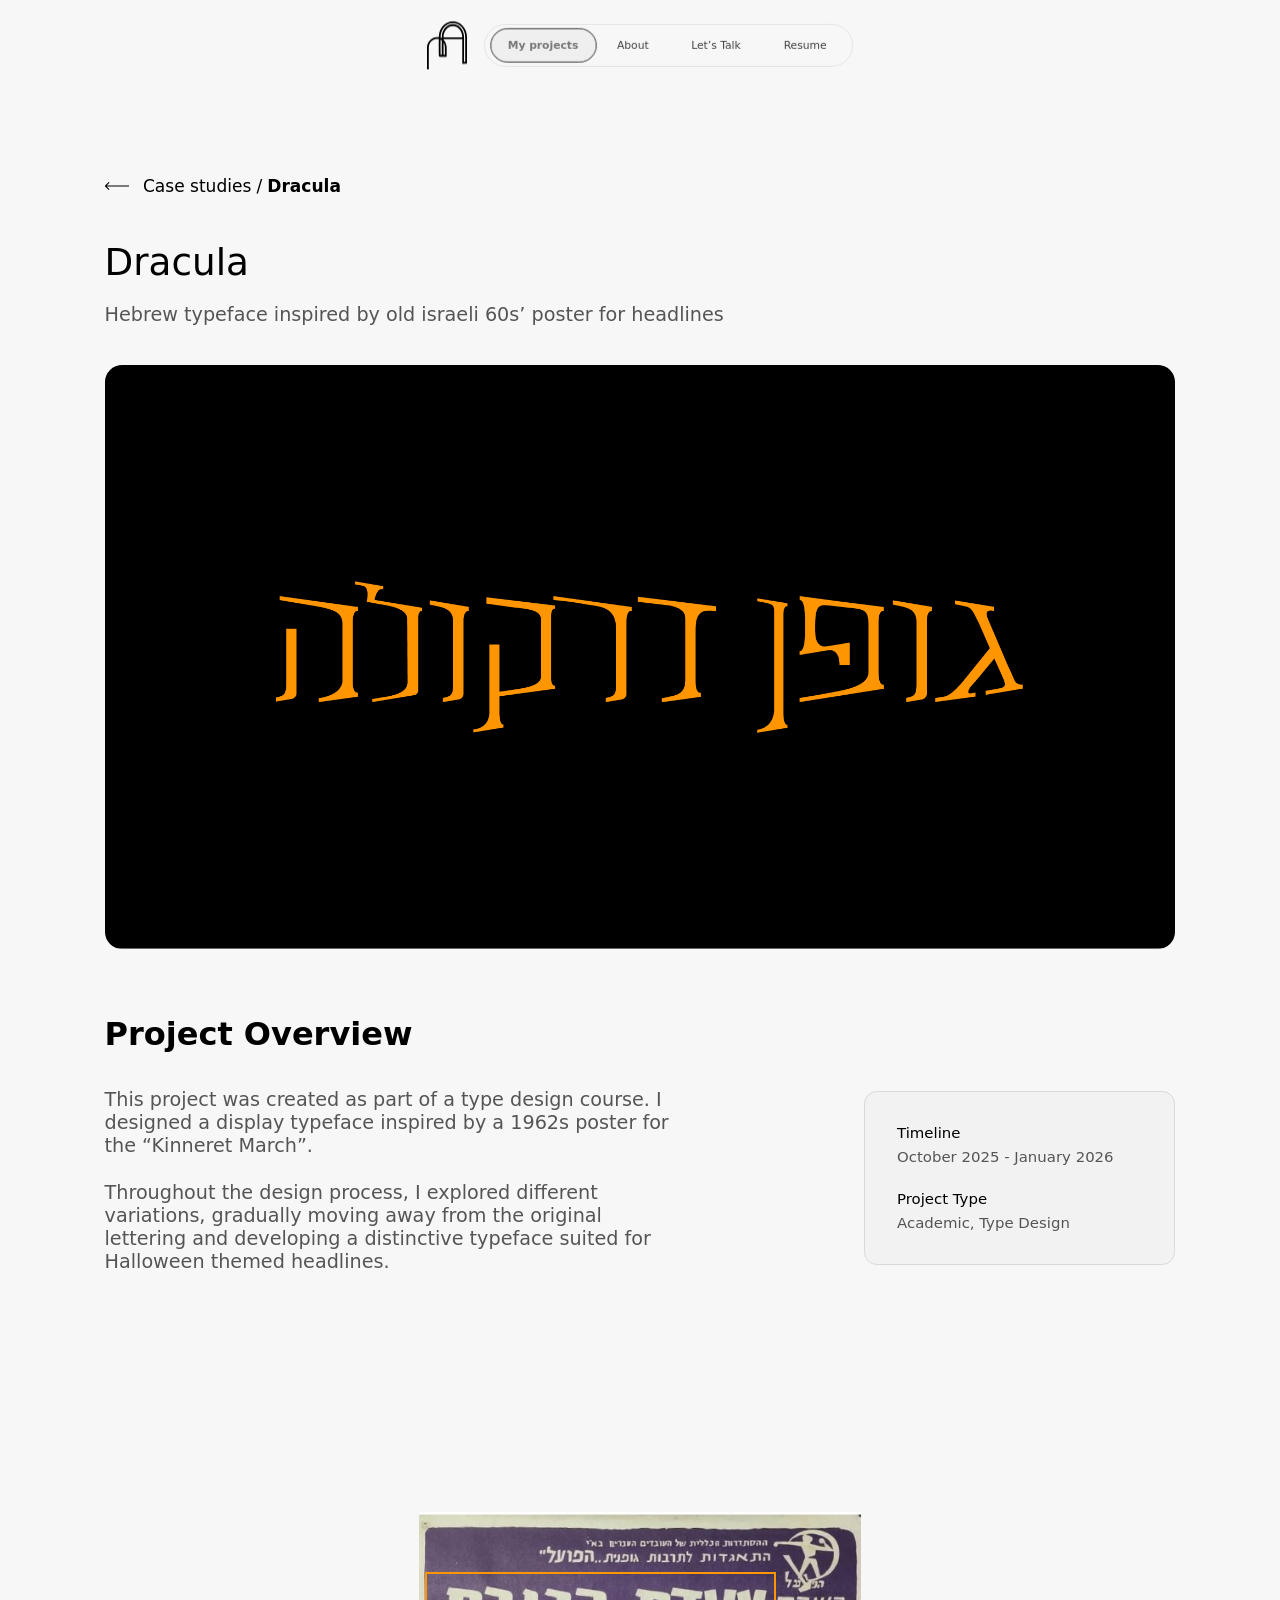
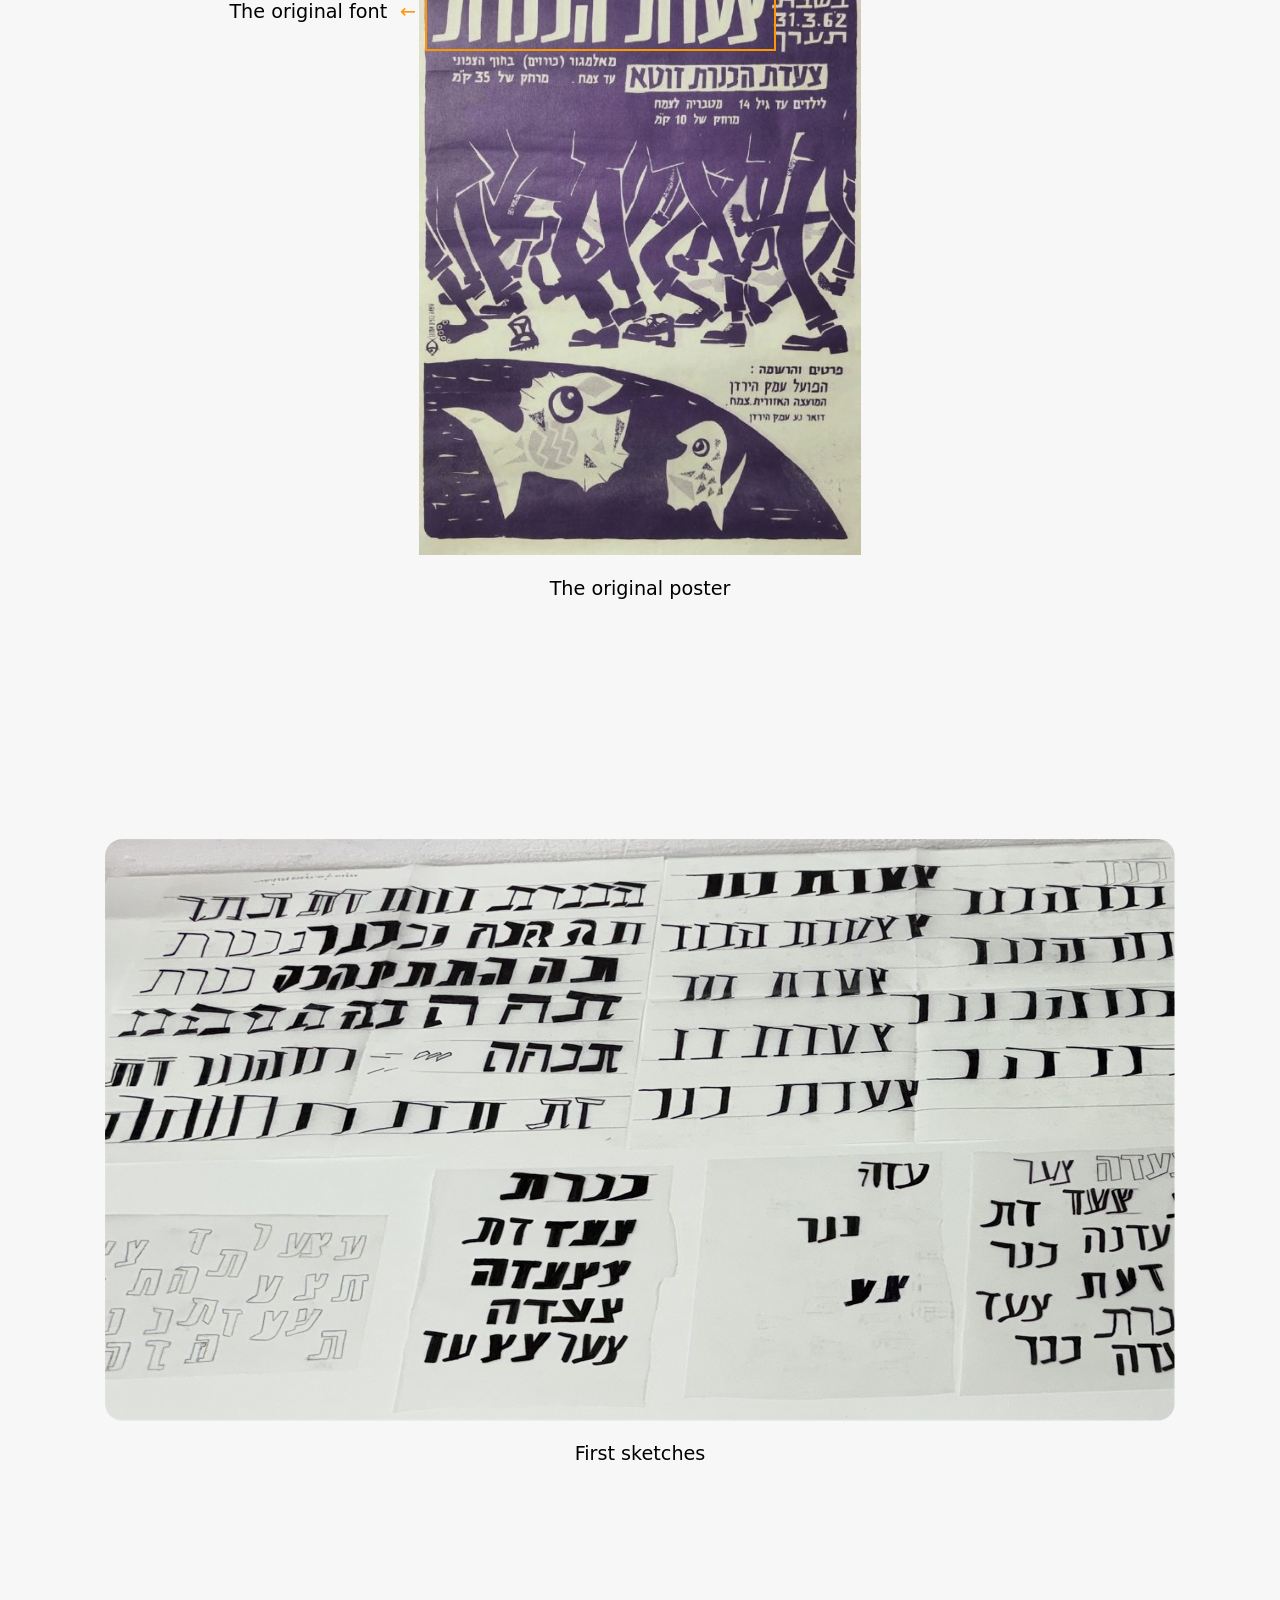
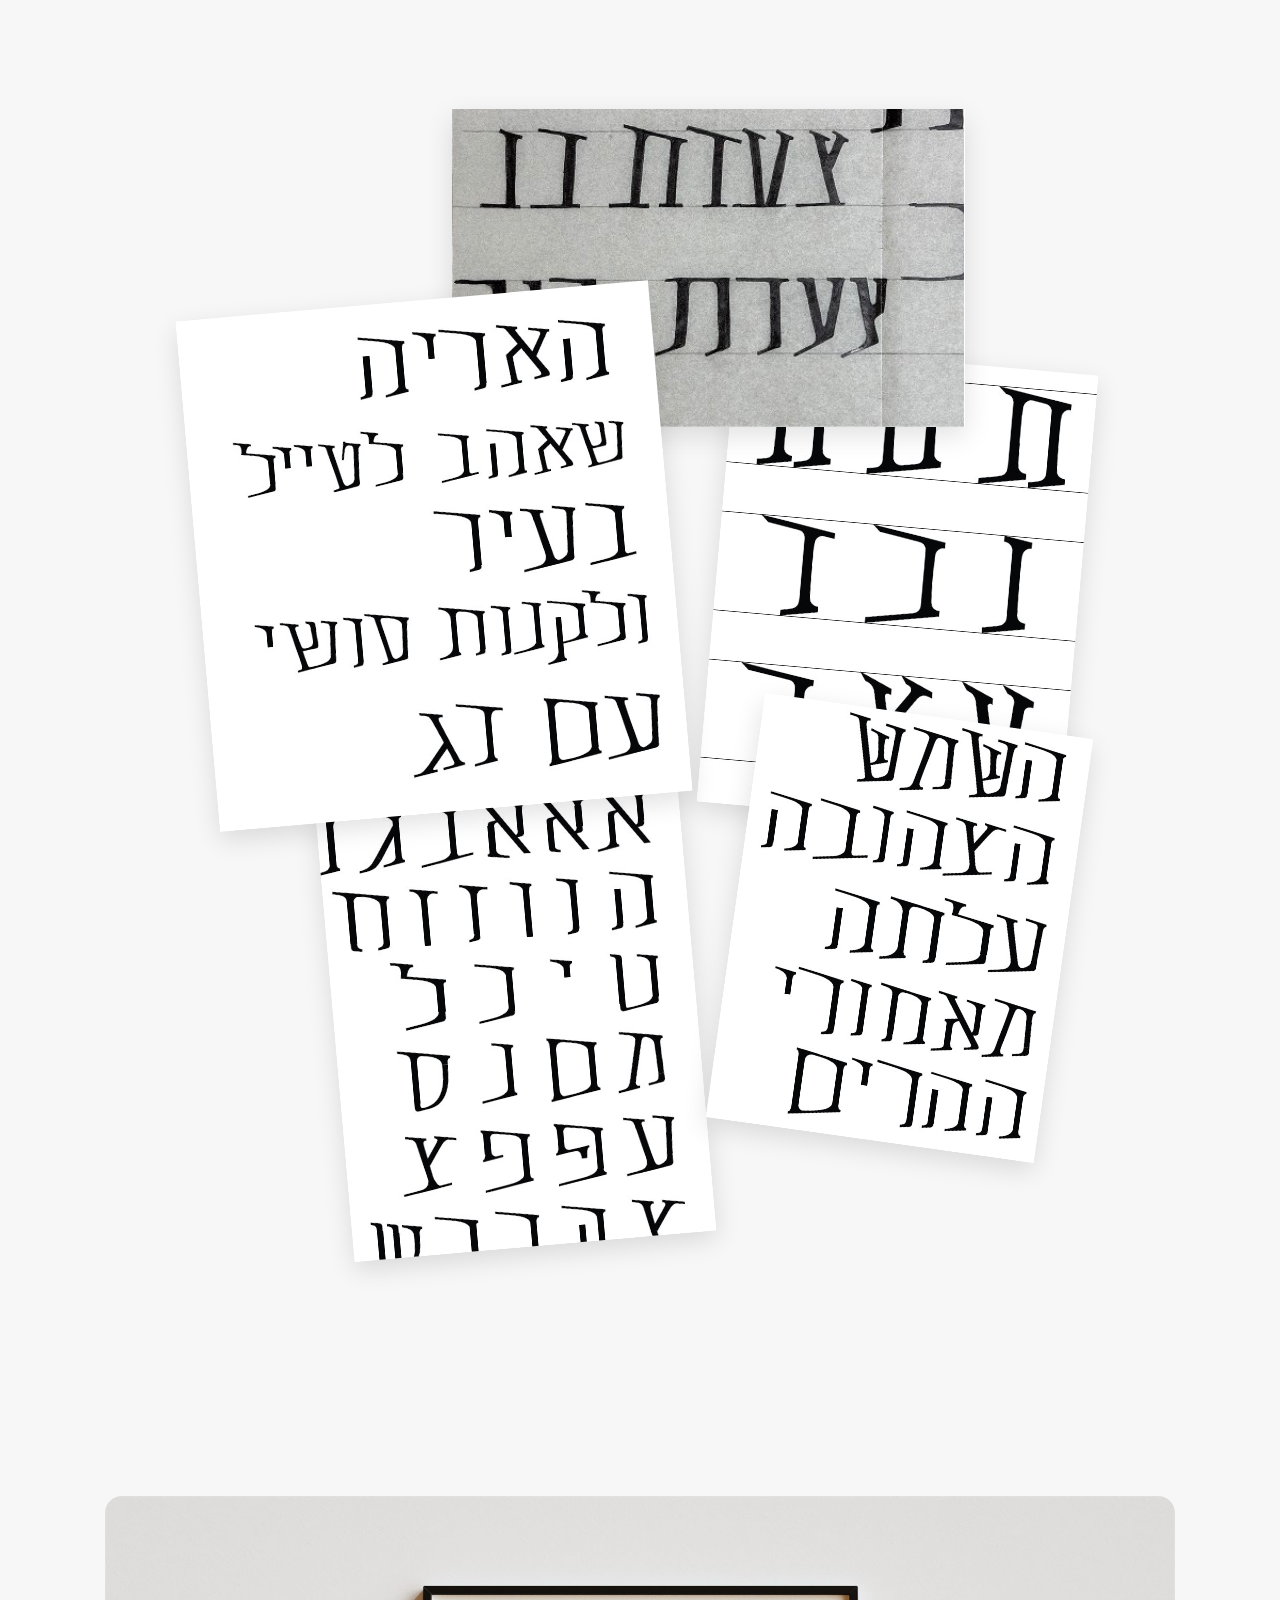
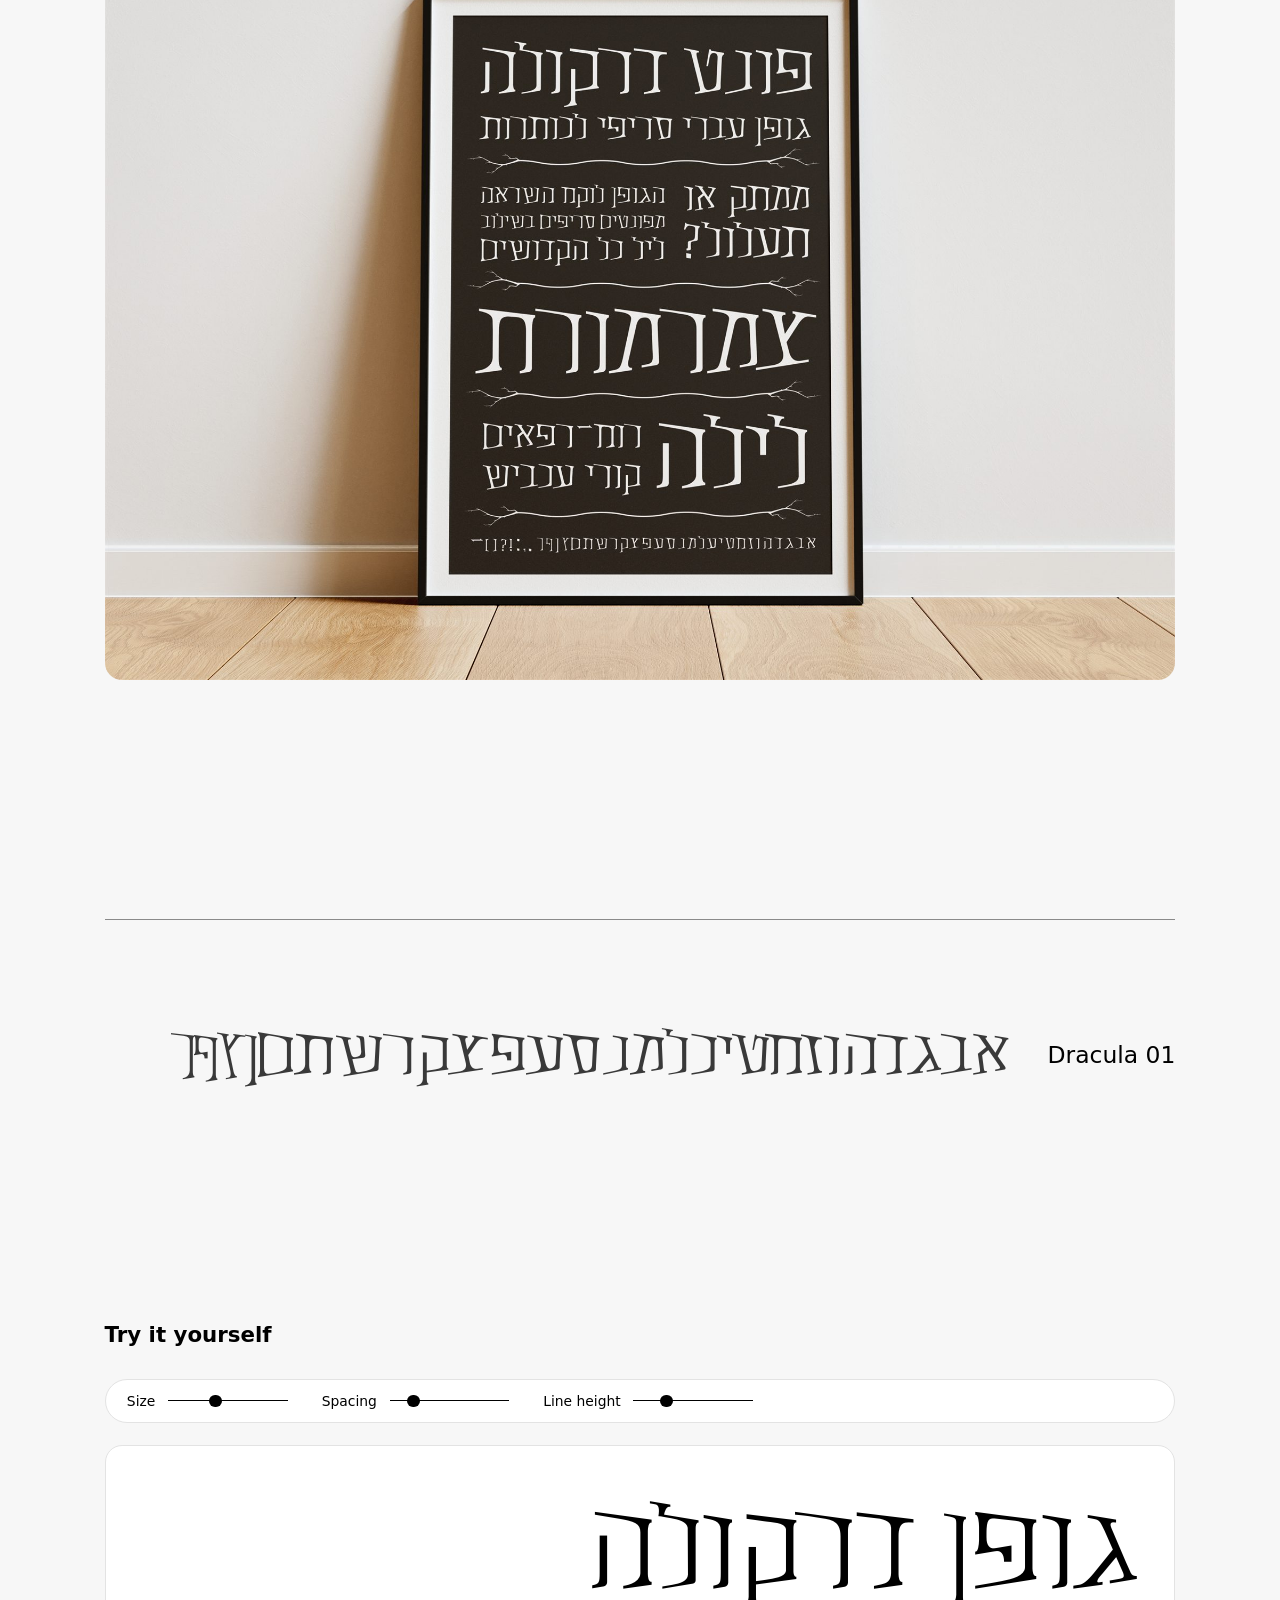
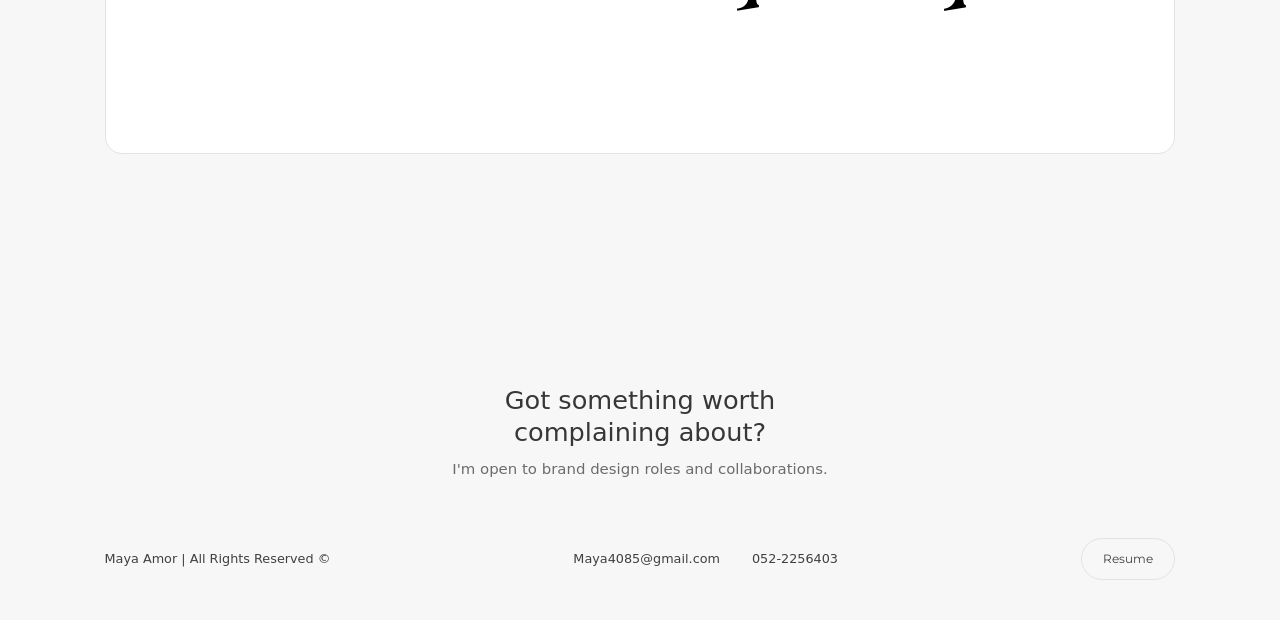
<file: dracula.html>
<!DOCTYPE html>
<html lang="en">
<head>
  <meta charset="UTF-8">
  <meta name="viewport" content="width=device-width, initial-scale=1.0">
  <meta name="format-detection" content="telephone=no, email=no">
  <title>Dracula case study | Maya Amor</title>
  <meta name="description" content="Dracula: a Hebrew display typeface for Halloween headlines, inspired by a 1962 Israeli poster for the Kinneret March.">

  <!-- Link preview (LinkedIn, WhatsApp, etc.) -->
  <meta property="og:type" content="website">
  <meta property="og:site_name" content="Maya Amor">
  <meta property="og:title" content="Dracula case study | Maya Amor">
  <meta property="og:description" content="Dracula: a Hebrew display typeface for Halloween headlines, inspired by a 1962 Israeli poster for the Kinneret March.">
  <meta property="og:url" content="https://maya-amor.github.io/branding/dracula.html">
  <meta property="og:image" content="https://maya-amor.github.io/branding/assets/social-preview.png">
  <meta property="og:image:width" content="1200">
  <meta property="og:image:height" content="630">
  <meta name="twitter:card" content="summary_large_image">
  <link rel="canonical" href="https://maya-amor.github.io/branding/dracula.html">
  <link rel="icon" type="image/svg+xml" href="assets/icons/logo.svg">

  <link rel="preconnect" href="https://fonts.googleapis.com">
  <link rel="preconnect" href="https://fonts.gstatic.com" crossorigin>
  <link href="https://fonts.googleapis.com/css2?family=Google+Sans+Flex:wght@300..700&family=Montserrat:wght@400;500&display=swap" rel="stylesheet">

  <link rel="stylesheet" href="css/styles.css">

  <!-- Lets CSS know JavaScript is on, so scroll animations only hide content when they can reveal it -->
  <script>document.documentElement.classList.add("js");</script>
</head>
<body class="page-case page-case--brand" style="--project:#000; --project-accent:#000; --project-border:#d9d9d9">

  <!-- ===== Sticky header (already docked on this page) ===== -->
  <header class="site-header">

    <a class="site-header__logo" href="index.html" aria-label="Maya Amor, home">
      <img src="assets/icons/logo.svg" alt="" width="46" height="56">
    </a>

    <button class="site-header__menu-btn" type="button" aria-label="Open menu" aria-expanded="false" aria-controls="site-nav">
      <span></span><span></span><span></span>
    </button>

    <div class="site-header__nav" id="site-nav">
      <nav class="pill-nav" aria-label="Main">
        <a class="pill-nav__link" href="index.html#projects" aria-current="page">My projects</a>
        <a class="pill-nav__link" href="about.html">About</a>
        <a class="pill-nav__link" href="#contact">Let’s Talk</a>
        <a class="pill-nav__link" href="assets/Maya%20Amor%20Resume.pdf" target="_blank" rel="noopener">Resume</a>
      </nav>
    </div>
  </header>

  <main class="cs container">

    <!-- ===== Intro ===== -->
    <div class="cs-hero">
      <nav class="cs-breadcrumb" aria-label="Breadcrumb">
        <a href="index.html#projects">
          <img src="assets/icons/breadcrumb-arrow.svg" alt="" width="23" height="8">
          Case studies
        </a>
        <span aria-hidden="true">/</span>
        <span aria-current="page"><strong>Dracula</strong></span>
      </nav>

      <h1 class="cs-title cs-title--brand">Dracula</h1>
      <p class="cs-lead">Hebrew typeface inspired by old israeli 60s’ poster for headlines</p>

      <img class="brand-banner" src="assets/Dracula/hero%20photo.png" alt="“Gofan Dracula” (the Dracula typeface) written in orange in the typeface on black" width="2009" height="1093">
    </div>

    <!-- ===== Project overview ===== -->
    <section class="cs-section cs-overview cs-overview--brand reveal" id="overview">
      <div>
        <h2 class="cs-h2 cs-h2--bold">Project Overview</h2>
        <div class="cs-text cs-text--muted">
          <p>This project was created as part of a type design course. I designed a display typeface inspired by a 1962s poster for the “Kinneret March”.</p>
          <p>Throughout the design process, I explored different variations, gradually moving away from the original lettering and developing a distinctive typeface suited for Halloween themed headlines.</p>
        </div>
      </div>

      <dl class="cs-facts" style="--facts-label:#000; --facts-value:#555">
        <div>
          <dt>Timeline</dt>
          <dd>October 2025 - January 2026</dd>
        </div>
        <div>
          <dt>Project Type</dt>
          <dd>Academic, Type Design</dd>
        </div>
      </dl>
    </section>

    <!-- ===== The original poster, with the lettering it started from marked ===== -->
    <section class="cs-section reveal" aria-label="The original poster">
      <figure class="type-source">
        <div class="type-source__poster">
          <img src="assets/Dracula/original%20poster.jpg" alt="The 1962 poster for the Kinneret March: purple and cream, with the title “Tzeadat HaKinneret” in tall hand-drawn letters above an illustration of marching legs and two fish" width="521" height="760" loading="lazy">
          <!-- Orange box around the title lettering (Figma: drawn on top of the poster) -->
          <span class="type-source__mark" aria-hidden="true"></span>
          <span class="type-source__label">The original font <span aria-hidden="true">←</span></span>
        </div>
        <figcaption class="type-caption">The original poster</figcaption>
      </figure>
    </section>

    <!-- ===== First sketches ===== -->
    <section class="cs-section reveal" aria-label="First sketches">
      <figure class="type-figure">
        <img class="brand-photo" src="assets/Dracula/first%20sketches.jpg" alt="Sheets of hand-drawn Hebrew letters in black marker, tracing and varying the poster’s lettering" width="2008" height="1092" loading="lazy">
        <figcaption class="type-caption">First sketches</figcaption>
      </figure>
    </section>

    <!-- ===== Sketch collage: five sheets overlapping at slight angles =====
         Positions are % of the collage box (Figma: 870 × 1080). Later in the
         list = on top. -->
    <section class="cs-section reveal" aria-label="Sketches of the letters and words">
      <div class="type-collage">
        <img src="assets/Dracula/1.jpg" alt="Sketch of single letters on guide lines" width="527" height="667" loading="lazy" style="--x:58.2%; --y:22.1%; --w:39.1%; --r:5deg">
        <img src="assets/Dracula/2.jpg" alt="Sketch of the alphabet in the new letters" width="525" height="662" loading="lazy" style="--x:17%; --y:59.4%; --w:39.1%; --r:-5deg">
        <img src="assets/Dracula/5.jpg" alt="Photo of the poster’s title traced on tracing paper" width="481" height="298" loading="lazy" style="--x:29.7%; --y:0.4%; --w:55.3%; --r:0deg">
        <img src="assets/Dracula/4.jpg" alt="Test sentence in the typeface: “The lion who loved to walk in the city and buy sushi with a fish”" width="688" height="742" loading="lazy" style="--x:2.3%; --y:17%; --w:51.1%; --r:-5deg">
        <img src="assets/Dracula/3.jpg" alt="Test sentence in the typeface: “The yellow sun rose behind the mountains”" width="577" height="747" loading="lazy" style="--x:60.1%; --y:52.9%; --w:35.6%; --r:8deg">
      </div>
    </section>

    <!-- ===== Poster in the typeface ===== -->
    <section class="cs-section reveal" aria-label="Poster set in Dracula">
      <img class="brand-photo" src="assets/Dracula/poster%20mockup.jpg" alt="A framed black poster leaning on a wall, presenting the Dracula typeface in white Hebrew text" width="2008" height="1470" loading="lazy">
    </section>

    <!-- ===== The alphabet, set in the font ===== -->
    <section class="cs-section type-alphabet reveal" aria-label="The Dracula alphabet">
      <p class="type-alphabet__letters" dir="rtl" lang="he">אבגדהוזחטיכלמנסעפצקרשתםןץףך</p>
      <p class="type-alphabet__name">Dracula 01</p>
    </section>

    <!-- ===== Try it yourself =====
         Same tester as Metropoline (js/main.js), set to the Dracula font. -->
    <section class="cs-section type-tester reveal" aria-labelledby="tester-title" style='--version:"Dracula"; --fallback:"Dracula"'>
      <h2 class="brand-h3" id="tester-title">Try it yourself</h2>

      <div class="type-tester__bar">
        <label class="type-tester__control">
          <span>Size</span>
          <input type="range" min="32" max="200" value="96" data-prop="--size" data-unit="px">
        </label>
        <label class="type-tester__control">
          <span>Spacing</span>
          <input type="range" min="-0.1" max="0.5" step="0.01" value="0" data-prop="--spacing" data-unit="em">
        </label>
        <label class="type-tester__control">
          <span>Line height</span>
          <input type="range" min="0.8" max="2" step="0.05" value="1.1" data-prop="--leading" data-unit="">
        </label>
      </div>

      <div class="type-tester__sheet">
        <div class="type-tester__text" contenteditable="true" role="textbox" aria-multiline="true" aria-label="Type to preview the Dracula typeface" dir="rtl" spellcheck="false" data-placeholder="Type">גופן דרקולה</div>
      </div>
    </section>

  </main>

  <!-- ===== Footer ===== -->
  <footer id="contact" class="footer">
    <!-- Closing line: the top of the footer -->
    <div class="footer__cta container reveal">
      <h2 class="footer__title">Got something worth<br>complaining about?</h2>
      <p class="footer__subtitle">I'm open to brand design roles and collaborations.</p>
    </div>

    <div class="footer__inner container">
      <p class="footer__copy">Maya Amor | All Rights Reserved ©</p>

      <div class="footer__contact">
        <span>Maya4085@gmail.com</span>
        <span>052-2256403</span>
      </div>

      <div class="footer__actions">
        <nav class="pill-nav pill-nav--footer" aria-label="External links">
          <a class="pill-nav__link" href="assets/Maya%20Amor%20Resume.pdf" target="_blank" rel="noopener">Resume</a>
        </nav>
      </div>
    </div>
  </footer>

  <!-- Floating back-to-top button, appears once you start scrolling -->
  <a class="back-to-top" href="#top" aria-label="Back to top">
    <img src="assets/icons/back-to-top.svg" alt="" width="47" height="47">
  </a>

  <script src="js/main.js"></script>
</body>
</html>
</file>
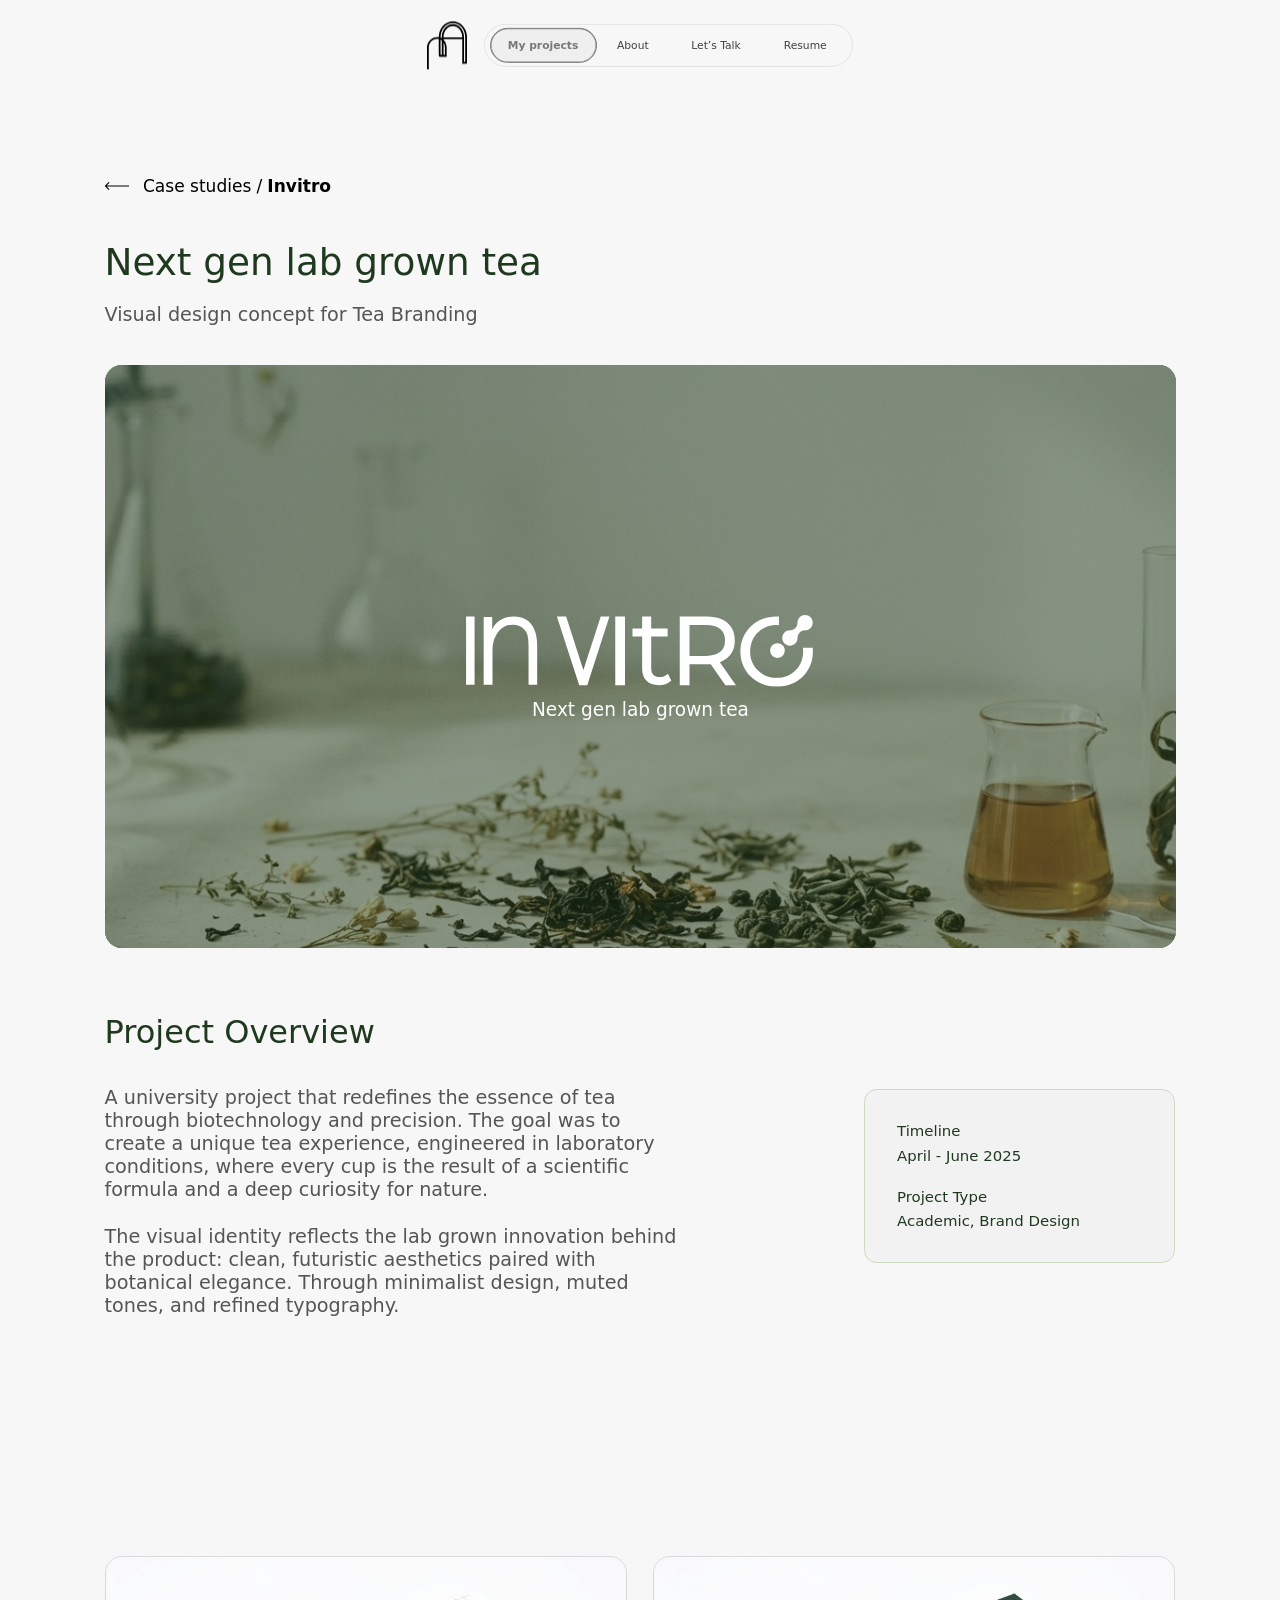
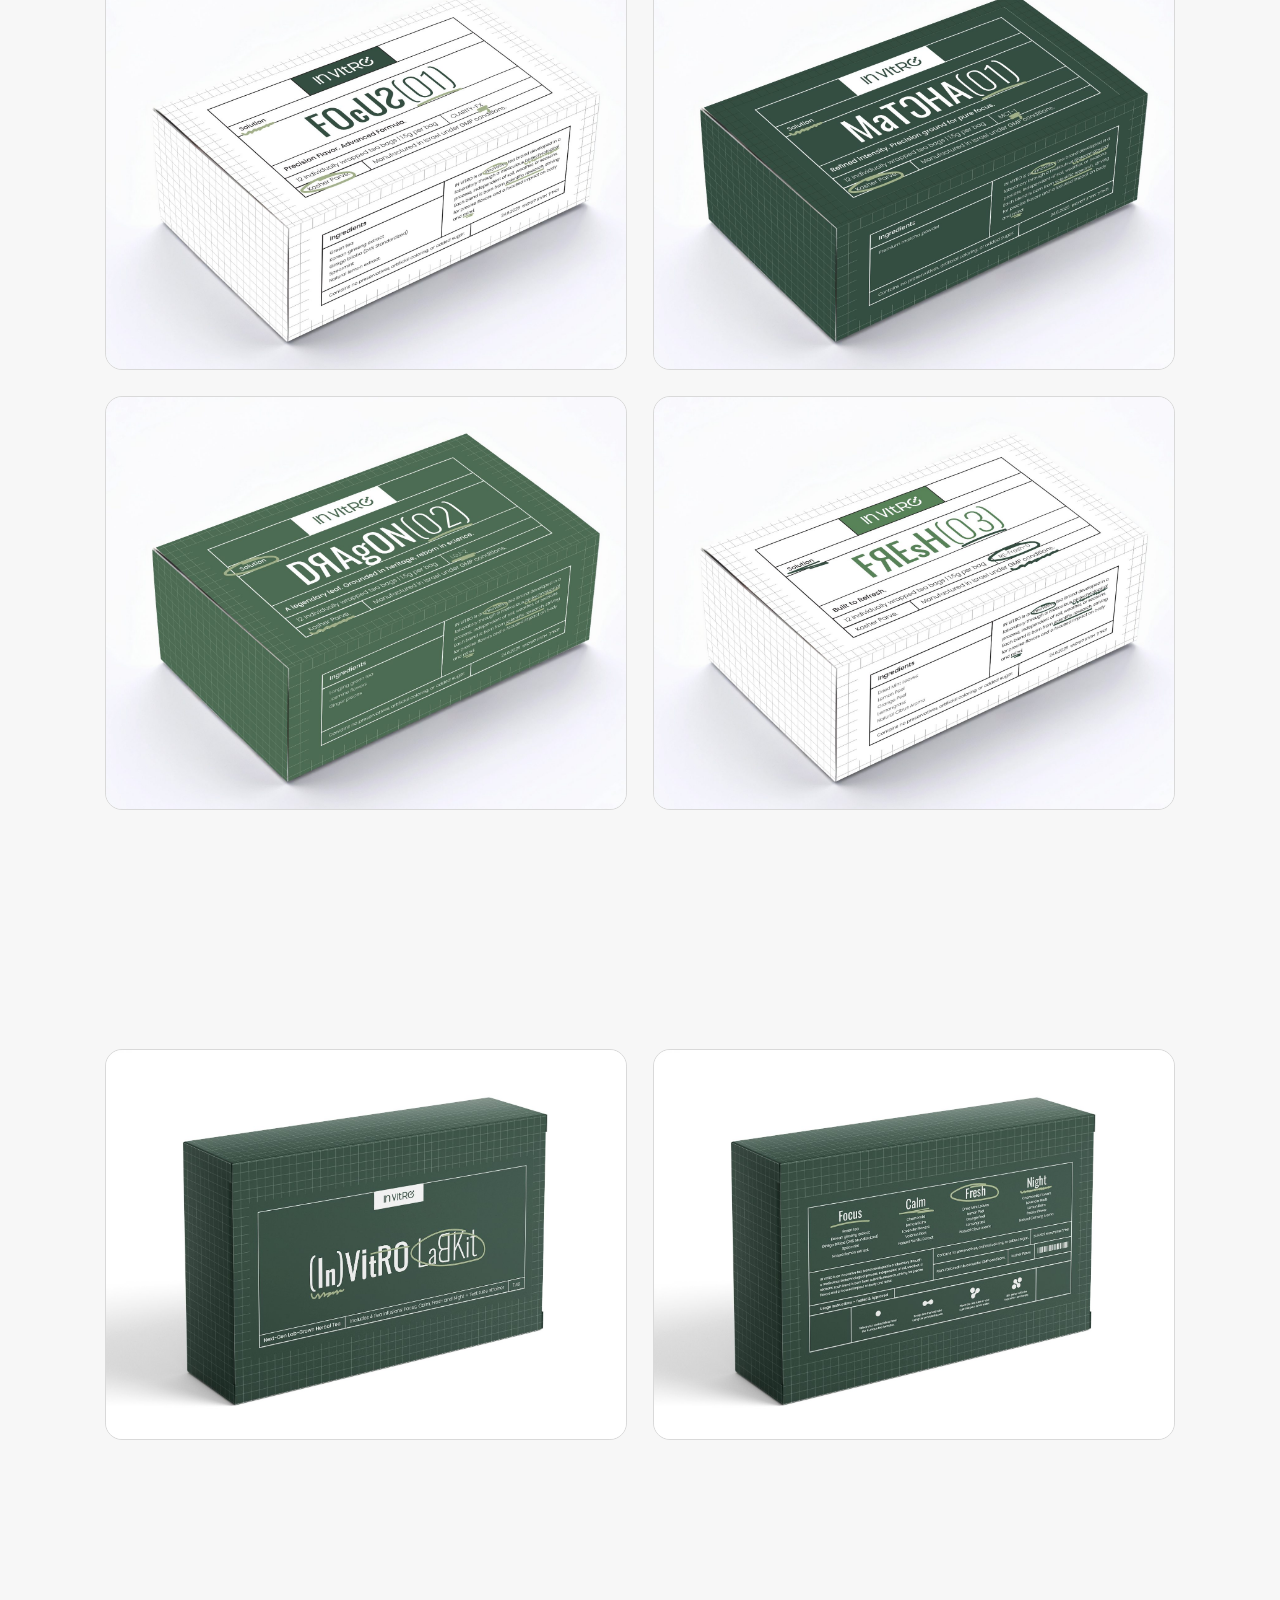
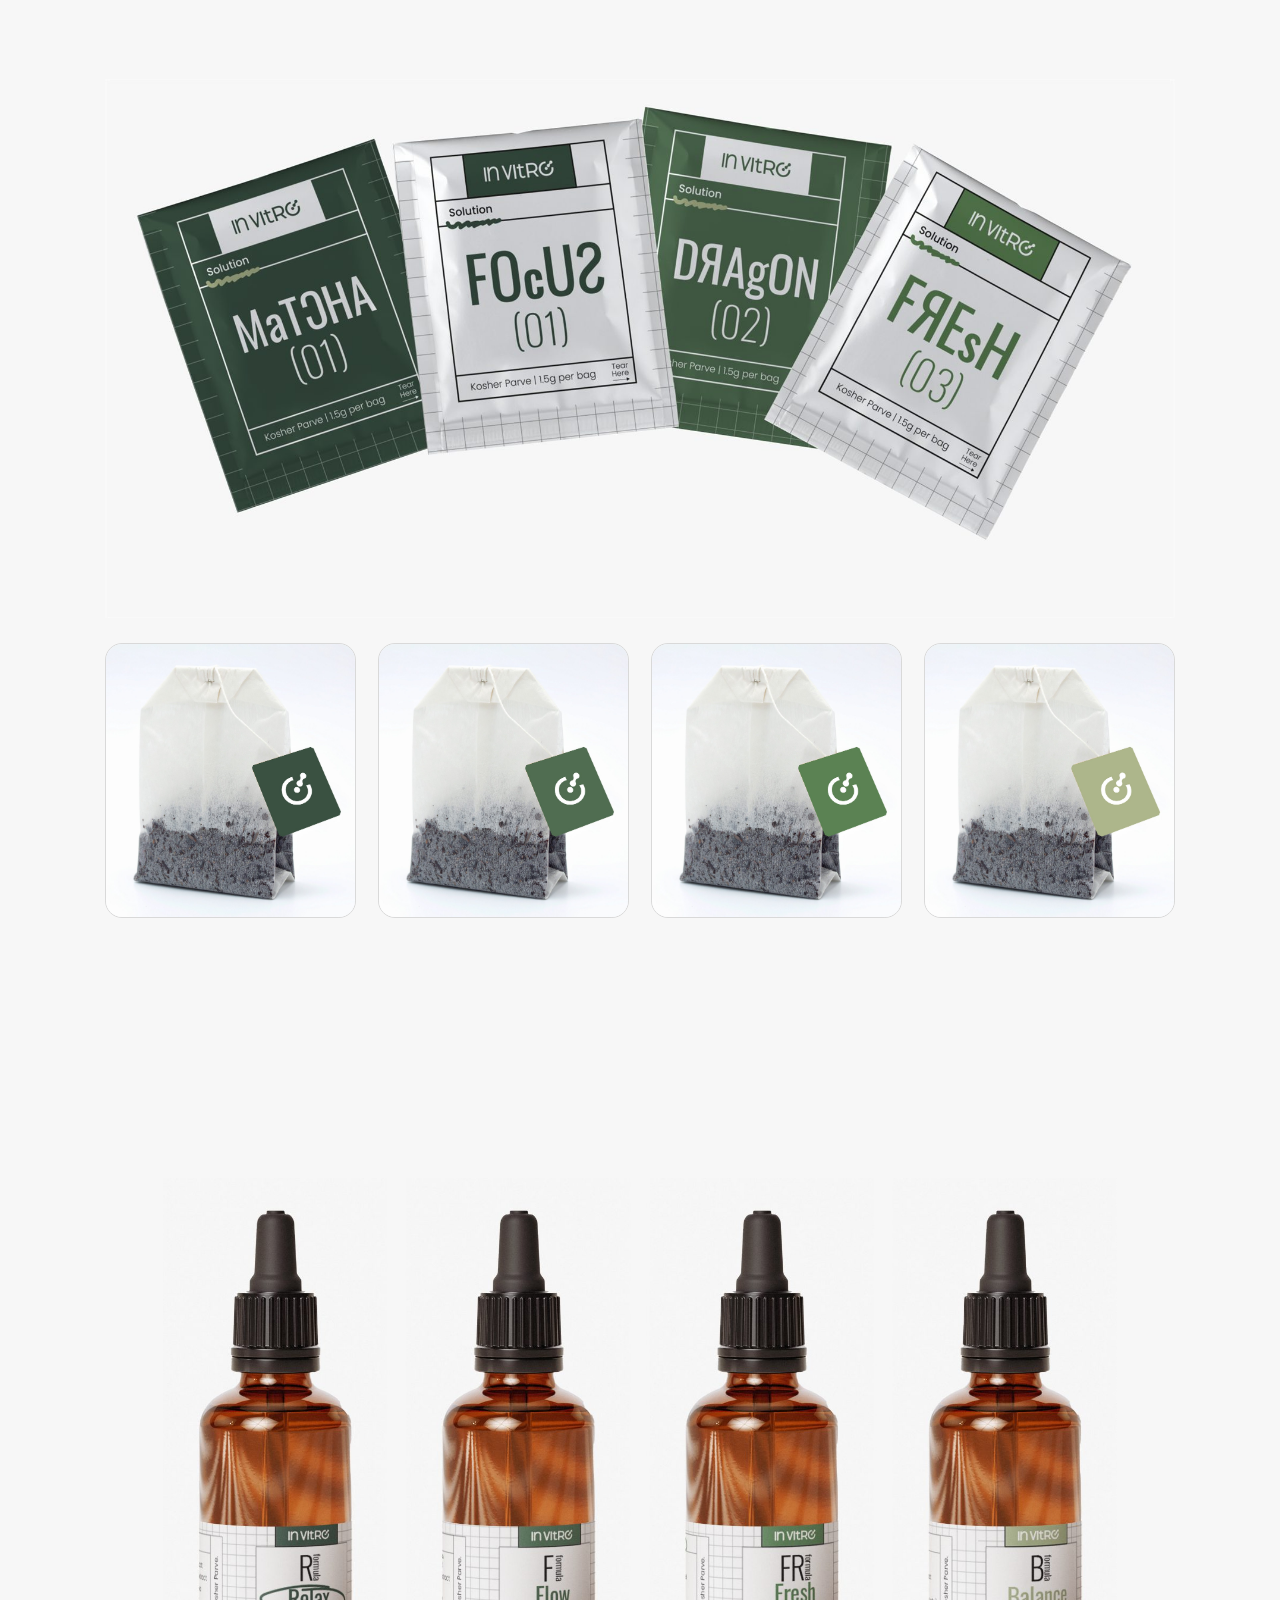
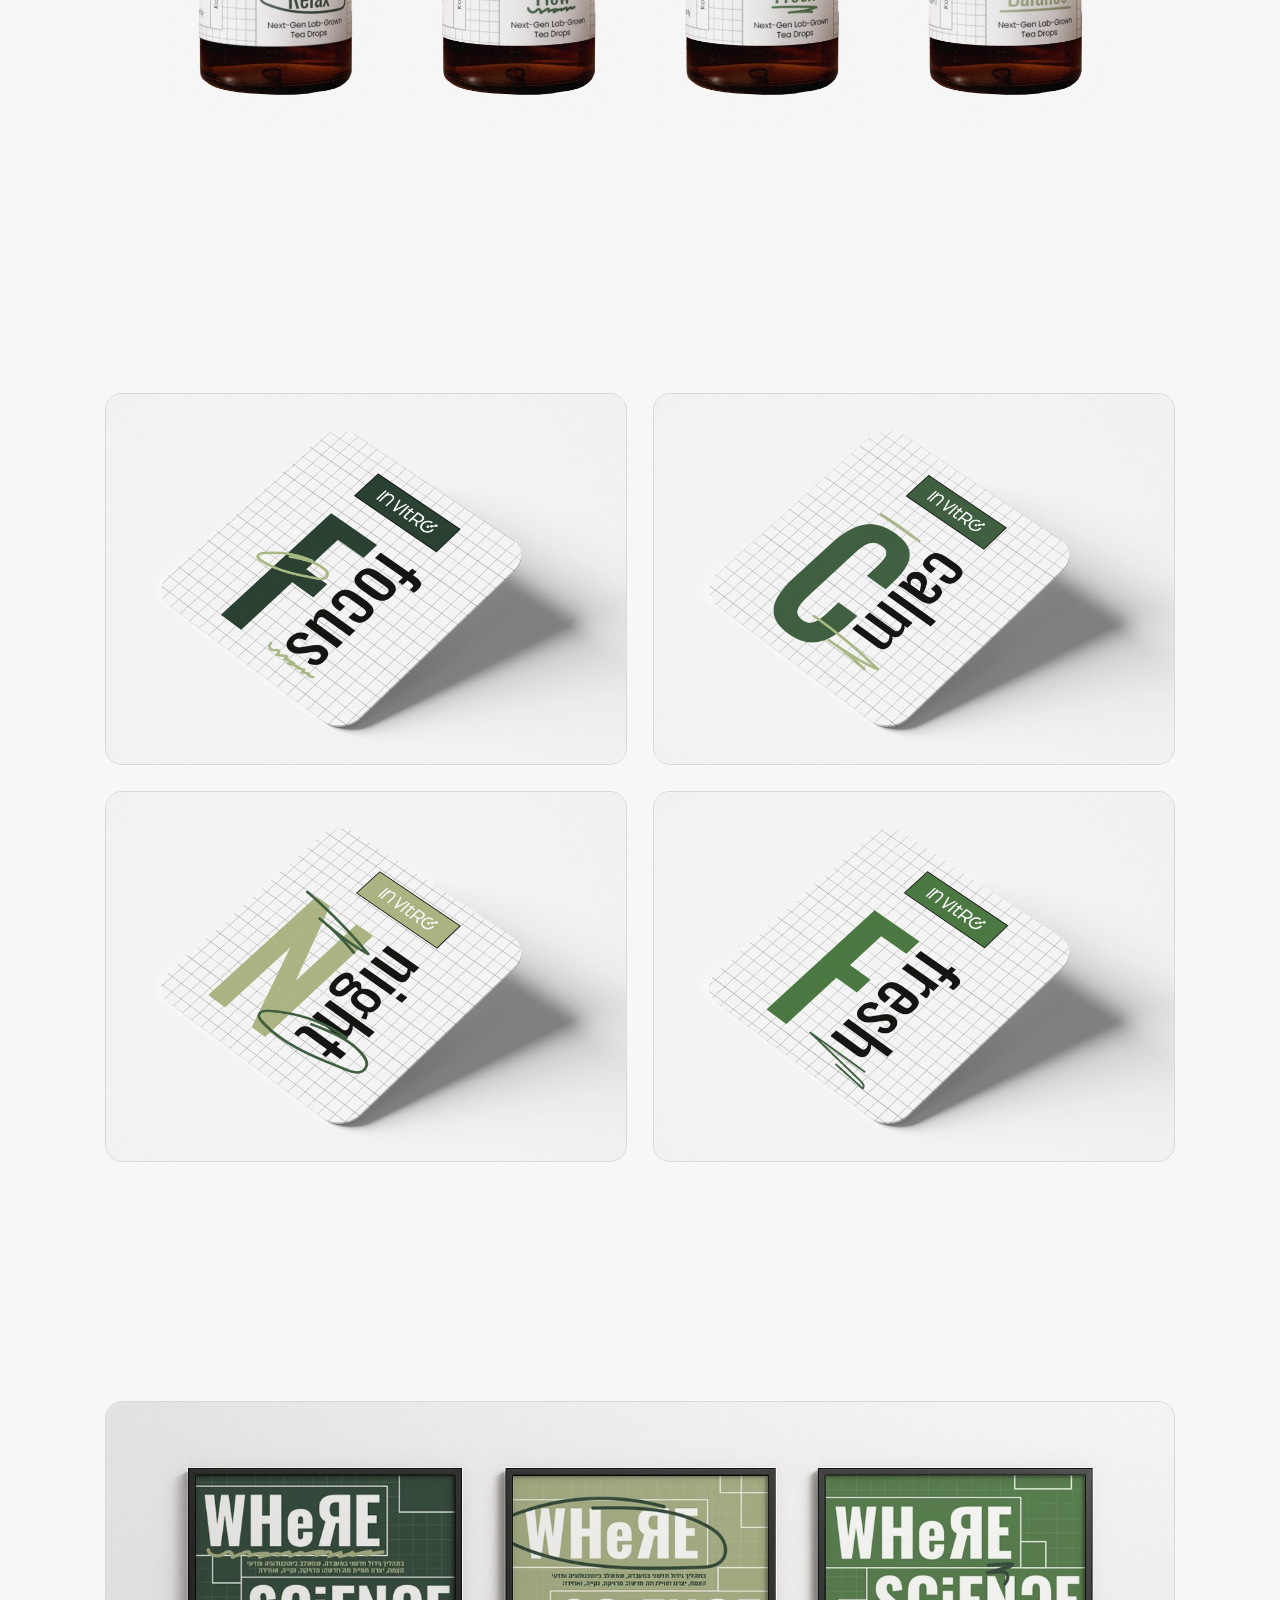
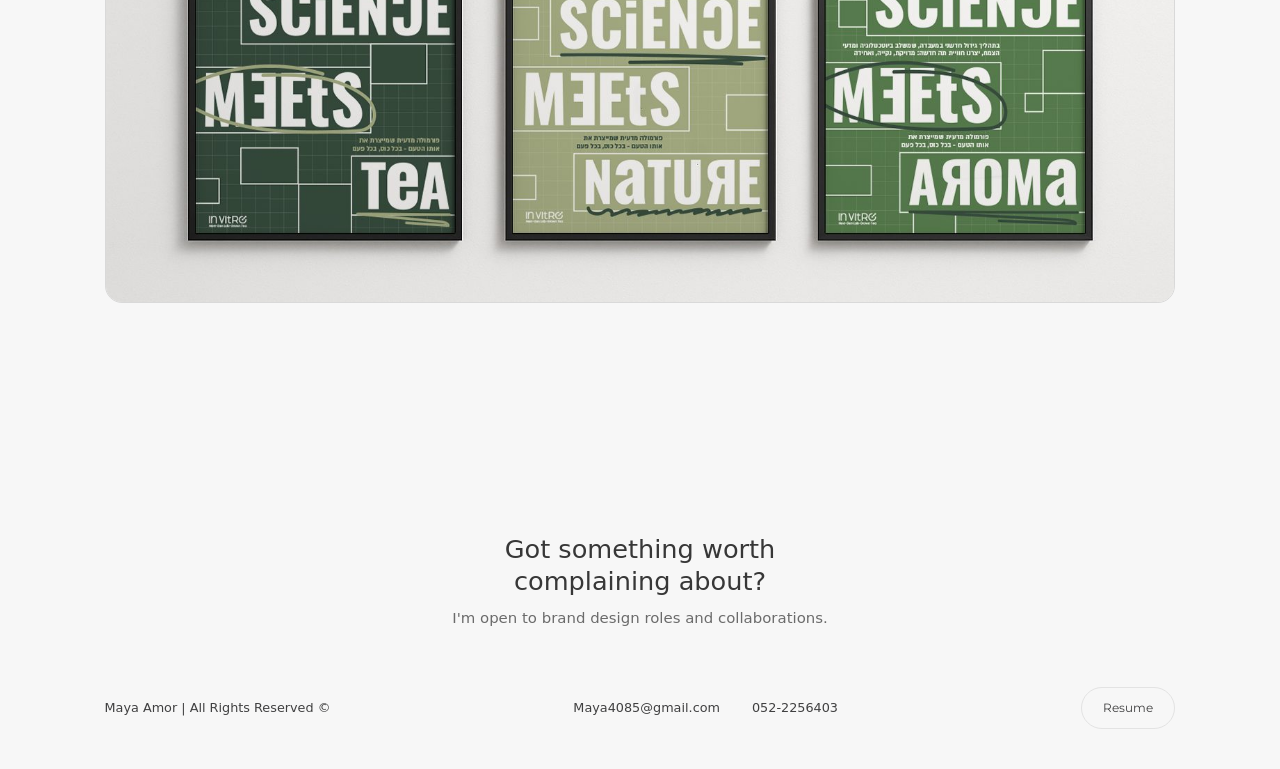
<file: invitro.html>
<!DOCTYPE html>
<html lang="en">
<head>
  <meta charset="UTF-8">
  <meta name="viewport" content="width=device-width, initial-scale=1.0">
  <meta name="format-detection" content="telephone=no, email=no">
  <title>Invitro case study | Maya Amor</title>
  <meta name="description" content="Invitro: next gen lab grown tea. A visual identity and packaging concept for a tea brand engineered in the lab.">

  <!-- Link preview (LinkedIn, WhatsApp, etc.) -->
  <meta property="og:type" content="website">
  <meta property="og:site_name" content="Maya Amor">
  <meta property="og:title" content="Invitro case study | Maya Amor">
  <meta property="og:description" content="Invitro: next gen lab grown tea. A visual identity and packaging concept for a tea brand engineered in the lab.">
  <meta property="og:url" content="https://maya-amor.github.io/branding/invitro.html">
  <meta property="og:image" content="https://maya-amor.github.io/branding/assets/social-preview.png">
  <meta property="og:image:width" content="1200">
  <meta property="og:image:height" content="630">
  <meta name="twitter:card" content="summary_large_image">
  <link rel="canonical" href="https://maya-amor.github.io/branding/invitro.html">
  <link rel="icon" type="image/svg+xml" href="assets/icons/logo.svg">

  <link rel="preconnect" href="https://fonts.googleapis.com">
  <link rel="preconnect" href="https://fonts.gstatic.com" crossorigin>
  <link href="https://fonts.googleapis.com/css2?family=Google+Sans+Flex:wght@300..700&family=Montserrat:wght@400;500&display=swap" rel="stylesheet">

  <link rel="stylesheet" href="css/styles.css">

  <!-- Lets CSS know JavaScript is on, so scroll animations only hide content when they can reveal it -->
  <script>document.documentElement.classList.add("js");</script>
</head>
<body class="page-case page-case--brand" style="--project:#1f391e; --project-accent:#1f391e; --project-border:#cfdac2">

  <!-- ===== Sticky header (already docked on this page) ===== -->
  <header class="site-header">

    <a class="site-header__logo" href="index.html" aria-label="Maya Amor, home">
      <img src="assets/icons/logo.svg" alt="" width="46" height="56">
    </a>

    <button class="site-header__menu-btn" type="button" aria-label="Open menu" aria-expanded="false" aria-controls="site-nav">
      <span></span><span></span><span></span>
    </button>

    <div class="site-header__nav" id="site-nav">
      <nav class="pill-nav" aria-label="Main">
        <a class="pill-nav__link" href="index.html#projects" aria-current="page">My projects</a>
        <a class="pill-nav__link" href="about.html">About</a>
        <a class="pill-nav__link" href="#contact">Let’s Talk</a>
        <a class="pill-nav__link" href="assets/Maya%20Amor%20Resume.pdf" target="_blank" rel="noopener">Resume</a>
      </nav>
    </div>
  </header>

  <main class="cs container">

    <!-- ===== Intro ===== -->
    <div class="cs-hero">
      <nav class="cs-breadcrumb" aria-label="Breadcrumb">
        <a href="index.html#projects">
          <img src="assets/icons/breadcrumb-arrow.svg" alt="" width="23" height="8">
          Case studies
        </a>
        <span aria-hidden="true">/</span>
        <span aria-current="page"><strong>Invitro</strong></span>
      </nav>

      <h1 class="cs-title cs-title--brand">Next gen lab grown tea</h1>
      <p class="cs-lead">Visual design concept for Tea Branding</p>

      <!-- Photo with a green tint, logo + tagline centered on top -->
      <figure class="brand-hero">
        <img class="brand-hero__photo" src="assets/invitro/hero.jpg" alt="" width="1408" height="768">
        <figcaption class="brand-hero__mark">
          <img src="assets/invitro/logo.svg" alt="Invitro" width="328" height="68">
          <span>Next gen lab grown tea</span>
        </figcaption>
      </figure>
    </div>

    <!-- ===== Project overview ===== -->
    <section class="cs-section cs-overview cs-overview--brand reveal" id="overview">
      <div>
        <h2 class="cs-h2 cs-h2--accent">Project Overview</h2>
        <div class="cs-text cs-text--muted">
          <p>A university project that redefines the essence of tea through biotechnology and precision. The goal was to create a unique tea experience, engineered in laboratory conditions, where every cup is the result of a scientific formula and a deep curiosity for nature.</p>
          <p>The visual identity reflects the lab grown innovation behind the product: clean, futuristic aesthetics paired with botanical elegance. Through minimalist design, muted tones, and refined typography.</p>
        </div>
      </div>

      <dl class="cs-facts">
        <div>
          <dt>Timeline</dt>
          <dd>April - June 2025</dd>
        </div>
        <div>
          <dt>Project Type</dt>
          <dd>Academic, Brand Design</dd>
        </div>
      </dl>
    </section>

    <!-- ===== Tea boxes ===== -->
    <section class="cs-section reveal" aria-label="Tea boxes">
      <ul class="cs-gallery cs-gallery--2 cs-gallery--framed">
        <li><img src="assets/invitro/box-1.jpg" alt="White Invitro box for the Focus blend" width="1680" height="1330" loading="lazy"></li>
        <li><img src="assets/invitro/box-2.jpg" alt="Dark green Invitro box for the Matcha blend" width="1680" height="1330" loading="lazy"></li>
        <li><img src="assets/invitro/box-3.jpg" alt="Dark green Invitro box for the Dragon blend" width="1680" height="1330" loading="lazy"></li>
        <li><img src="assets/invitro/box-4.jpg" alt="White Invitro box for the Fresh blend" width="1680" height="1330" loading="lazy"></li>
      </ul>
    </section>

    <!-- ===== Infusion boxes ===== -->
    <section class="cs-section reveal" aria-label="Infusion boxes">
      <ul class="cs-gallery cs-gallery--2 cs-gallery--framed">
        <li><img src="assets/invitro/infusion-1.jpg" alt="Dark green Invitro infusion box, front" width="1637" height="1223" loading="lazy"></li>
        <li><img src="assets/invitro/infusion-2.jpg" alt="Dark green Invitro infusion box, back with the blend details" width="1637" height="1223" loading="lazy"></li>
      </ul>
    </section>

    <!-- ===== Sachets + tea bags ===== -->
    <section class="cs-section reveal" aria-label="Tea sachets and tea bags">
      <img class="brand-wide" src="assets/invitro/sachets.jpg" alt="Four Invitro tea sachets fanned out: Matcha, Focus, Dragon and Fresh" width="1800" height="906" loading="lazy">
      <ul class="cs-gallery cs-gallery--4 cs-gallery--framed cs-block--tight">
        <li><img src="assets/invitro/teabag-1.jpg" alt="Invitro tea bag with a green tag" width="1495" height="1630" loading="lazy"></li>
        <li><img src="assets/invitro/teabag-2.jpg" alt="Invitro tea bag, second angle" width="1495" height="1630" loading="lazy"></li>
        <li><img src="assets/invitro/teabag-3.jpg" alt="Invitro tea bag, third angle" width="1495" height="1630" loading="lazy"></li>
        <li><img src="assets/invitro/teabag-4.jpg" alt="Invitro tea bag, fourth angle" width="1495" height="1630" loading="lazy"></li>
      </ul>
    </section>

    <!-- ===== Dropper bottles ===== -->
    <section class="cs-section reveal" aria-label="Dropper bottles">
      <img class="brand-narrow" src="assets/invitro/bottles.jpg" alt="Four amber Invitro dropper bottles with white labels" width="1786" height="1040" loading="lazy">
    </section>

    <!-- ===== Coasters ===== -->
    <section class="cs-section reveal" aria-label="Coasters">
      <ul class="cs-gallery cs-gallery--2 cs-gallery--framed">
        <li><img src="assets/invitro/coaster-1.jpg" alt="Invitro coaster reading “focus”" width="1800" height="1278" loading="lazy"></li>
        <li><img src="assets/invitro/coaster-2.jpg" alt="Invitro coaster reading “calm”" width="1800" height="1278" loading="lazy"></li>
        <li><img src="assets/invitro/coaster-3.jpg" alt="Invitro coaster reading “night”" width="1800" height="1278" loading="lazy"></li>
        <li><img src="assets/invitro/coaster-4.jpg" alt="Invitro coaster reading “fresh”" width="1800" height="1278" loading="lazy"></li>
      </ul>
    </section>

    <!-- ===== Posters ===== -->
    <section class="cs-section reveal" aria-label="Posters">
      <ul class="cs-gallery cs-gallery--framed">
        <li><img src="assets/invitro/posters.jpg" alt="Three Invitro posters: “Where science meets tea”, “Where science meets nature” and “Where science meets aroma”" width="1536" height="718" loading="lazy"></li>
      </ul>
    </section>

  </main>

  <!-- ===== Footer ===== -->
  <footer id="contact" class="footer">
    <!-- Closing line: the top of the footer -->
    <div class="footer__cta container reveal">
      <h2 class="footer__title">Got something worth<br>complaining about?</h2>
      <p class="footer__subtitle">I'm open to brand design roles and collaborations.</p>
    </div>

    <div class="footer__inner container">
      <p class="footer__copy">Maya Amor | All Rights Reserved ©</p>

      <div class="footer__contact">
        <span>Maya4085@gmail.com</span>
        <span>052-2256403</span>
      </div>

      <div class="footer__actions">
        <nav class="pill-nav pill-nav--footer" aria-label="External links">
          <a class="pill-nav__link" href="assets/Maya%20Amor%20Resume.pdf" target="_blank" rel="noopener">Resume</a>
        </nav>
      </div>
    </div>
  </footer>

  <!-- Floating back-to-top button, appears once you start scrolling -->
  <a class="back-to-top" href="#top" aria-label="Back to top">
    <img src="assets/icons/back-to-top.svg" alt="" width="47" height="47">
  </a>

  <script src="js/main.js"></script>
</body>
</html>
</file>
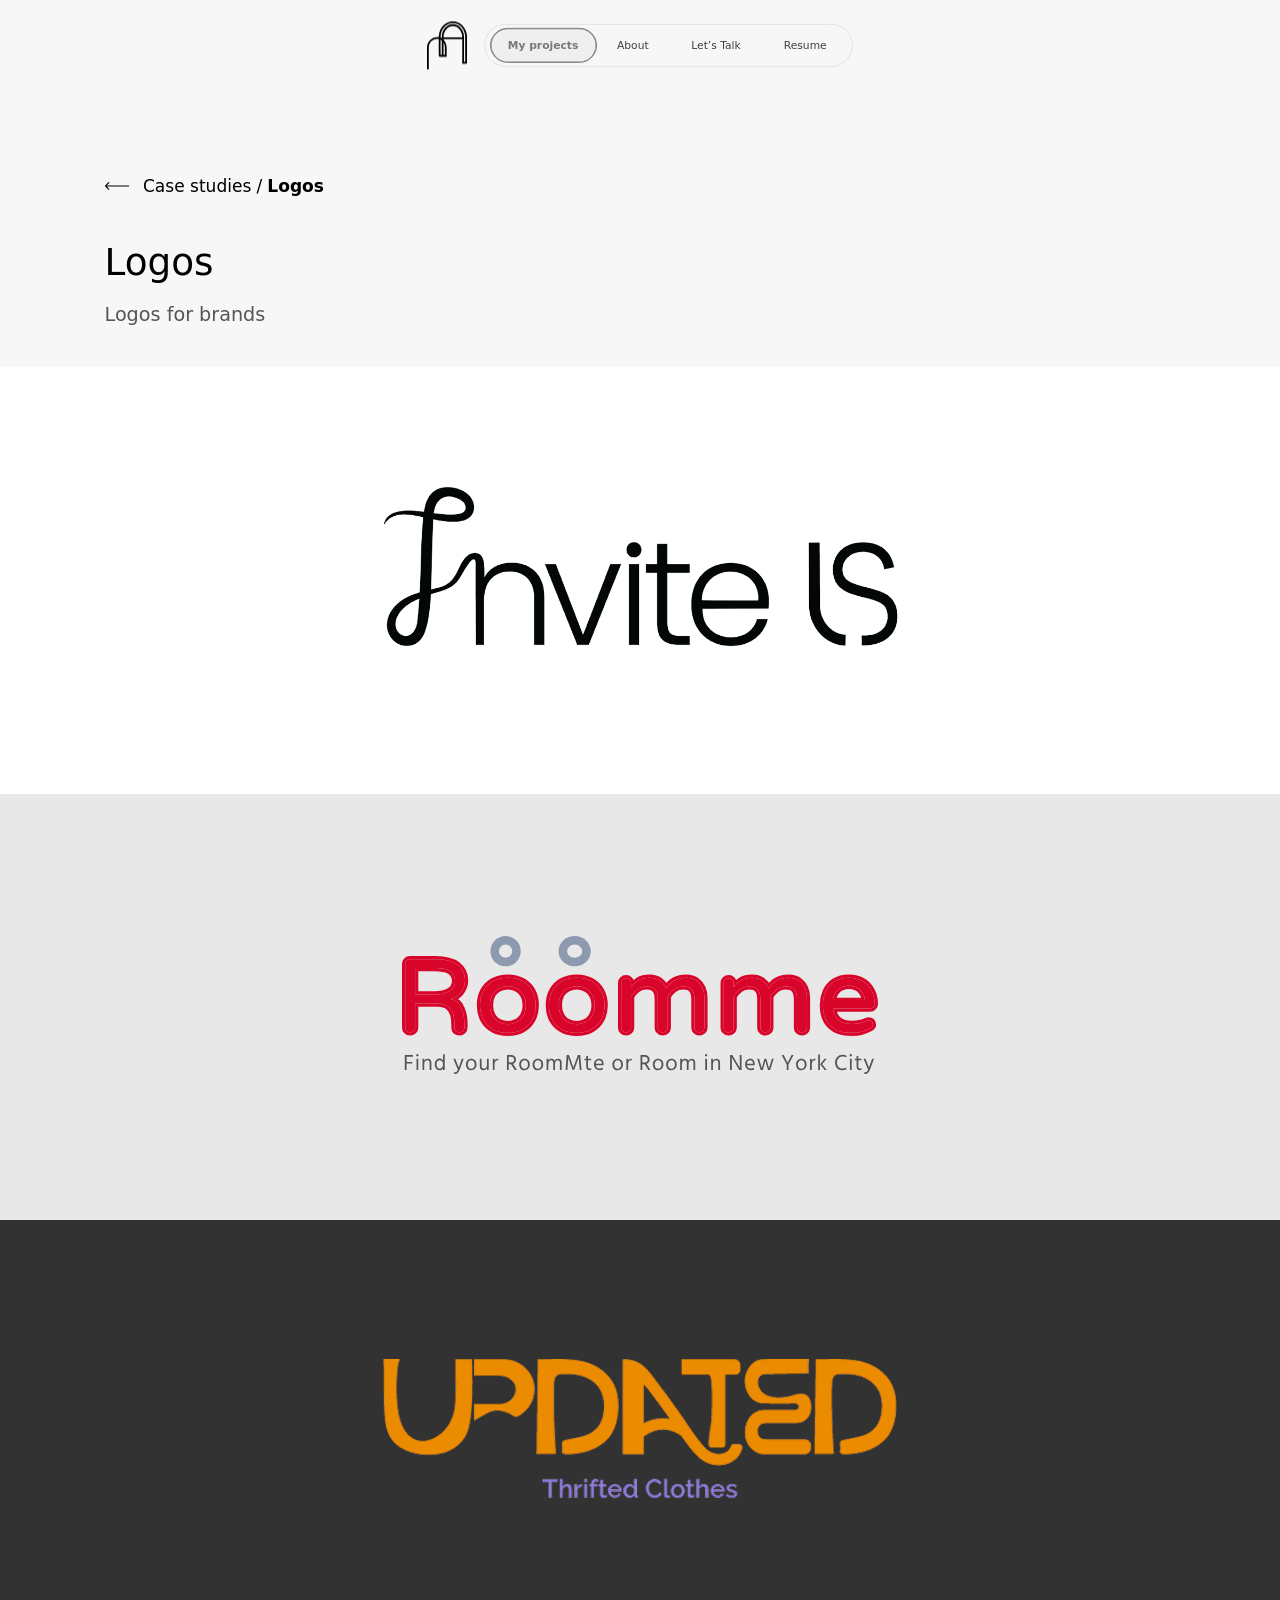
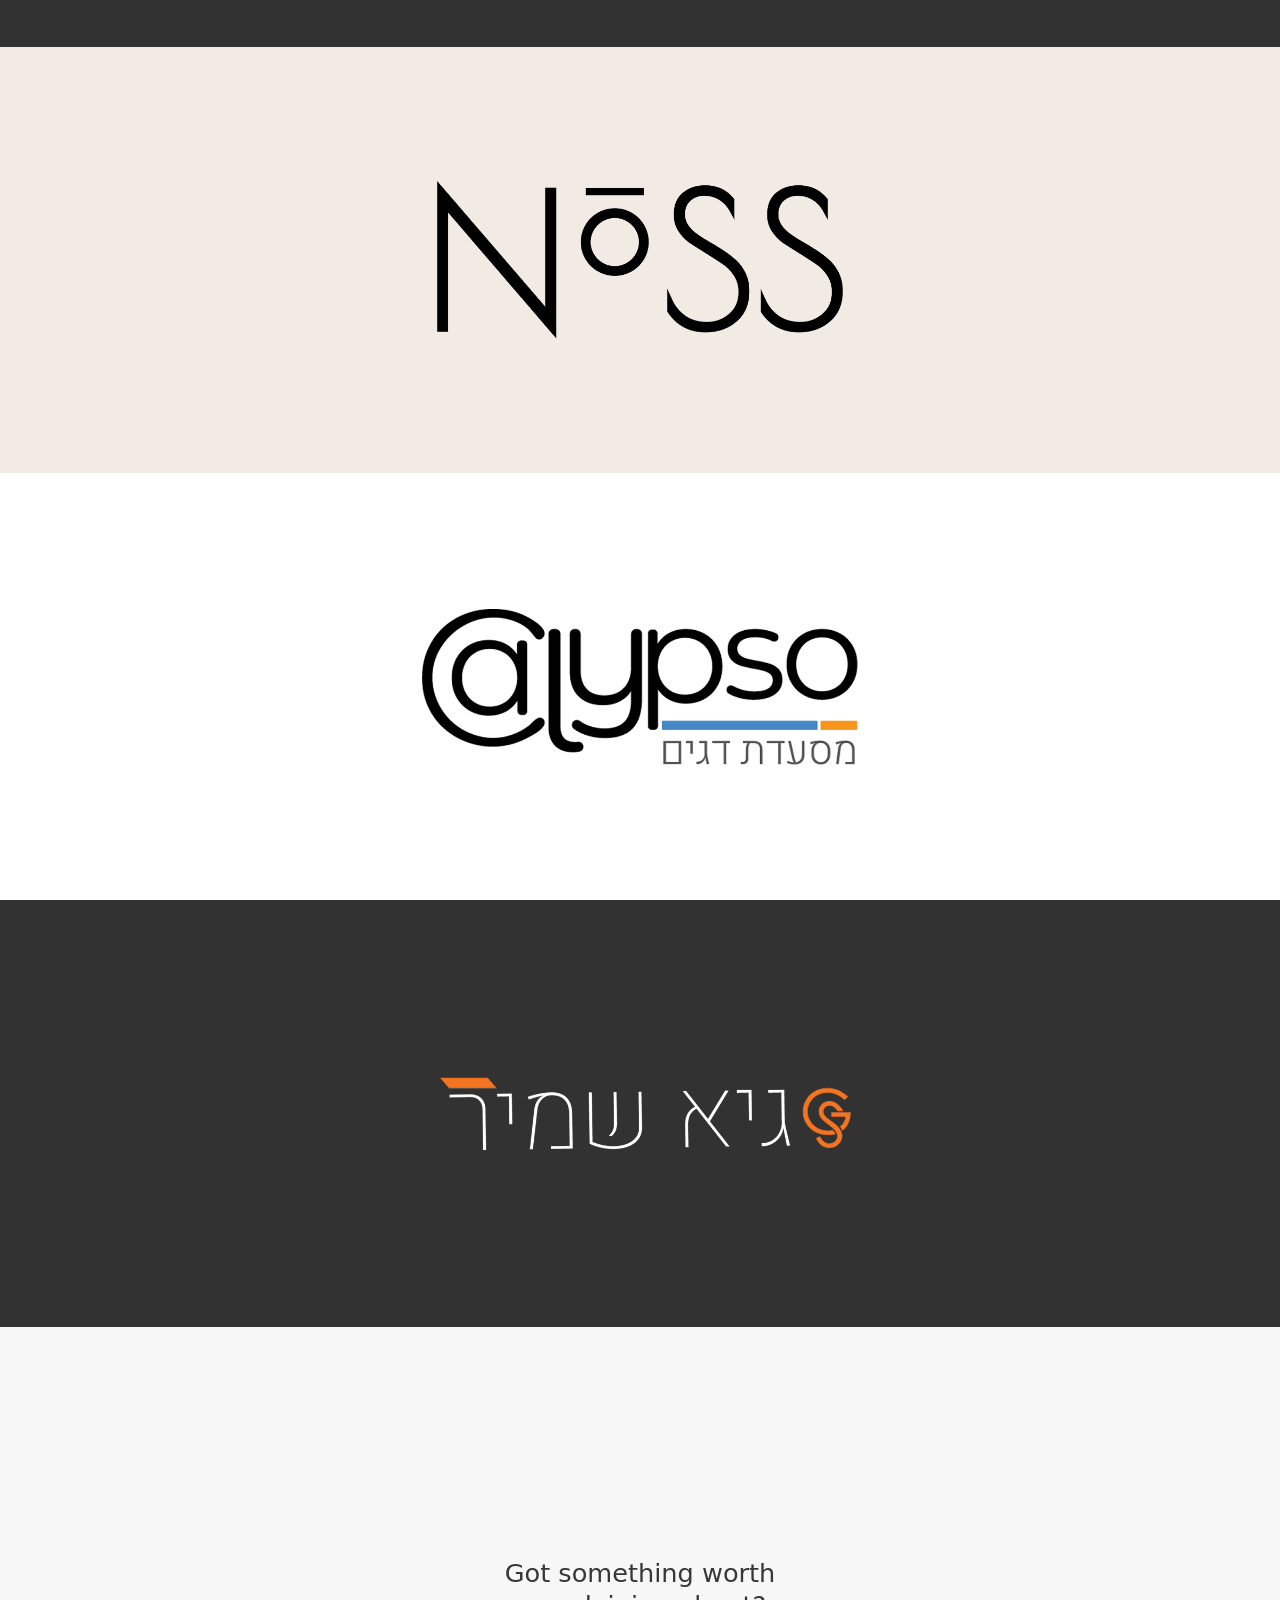
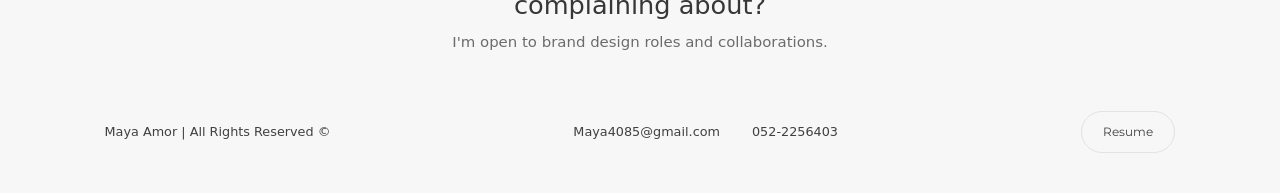
<file: logos.html>
<!DOCTYPE html>
<html lang="en">
<head>
  <meta charset="UTF-8">
  <meta name="viewport" content="width=device-width, initial-scale=1.0">
  <meta name="format-detection" content="telephone=no, email=no">
  <title>Logos | Maya Amor</title>
  <meta name="description" content="A selection of logos Maya Amor designed for brands over the years: Invite Us, Roomme, Updated, Noss, Calypso and Guy Shamir.">

  <!-- Link preview (LinkedIn, WhatsApp, etc.) -->
  <meta property="og:type" content="website">
  <meta property="og:site_name" content="Maya Amor">
  <meta property="og:title" content="Logos | Maya Amor">
  <meta property="og:description" content="A selection of logos Maya Amor designed for brands over the years: Invite Us, Roomme, Updated, Noss, Calypso and Guy Shamir.">
  <meta property="og:url" content="https://maya-amor.github.io/branding/logos.html">
  <meta property="og:image" content="https://maya-amor.github.io/branding/assets/social-preview.png">
  <meta property="og:image:width" content="1200">
  <meta property="og:image:height" content="630">
  <meta name="twitter:card" content="summary_large_image">
  <link rel="canonical" href="https://maya-amor.github.io/branding/logos.html">
  <link rel="icon" type="image/svg+xml" href="assets/icons/logo.svg">

  <link rel="preconnect" href="https://fonts.googleapis.com">
  <link rel="preconnect" href="https://fonts.gstatic.com" crossorigin>
  <link href="https://fonts.googleapis.com/css2?family=Google+Sans+Flex:wght@300..700&family=Montserrat:wght@400;500&display=swap" rel="stylesheet">

  <link rel="stylesheet" href="css/styles.css">

  <!-- Lets CSS know JavaScript is on, so scroll animations only hide content when they can reveal it -->
  <script>document.documentElement.classList.add("js");</script>
</head>
<body class="page-case page-case--brand" style="--project:#000; --project-accent:#000; --project-border:#d9d9d9">

  <!-- ===== Sticky header (already docked on this page) ===== -->
  <header class="site-header">

    <a class="site-header__logo" href="index.html" aria-label="Maya Amor, home">
      <img src="assets/icons/logo.svg" alt="" width="46" height="56">
    </a>

    <button class="site-header__menu-btn" type="button" aria-label="Open menu" aria-expanded="false" aria-controls="site-nav">
      <span></span><span></span><span></span>
    </button>

    <div class="site-header__nav" id="site-nav">
      <nav class="pill-nav" aria-label="Main">
        <a class="pill-nav__link" href="index.html#projects" aria-current="page">My projects</a>
        <a class="pill-nav__link" href="about.html">About</a>
        <a class="pill-nav__link" href="#contact">Let’s Talk</a>
        <a class="pill-nav__link" href="assets/Maya%20Amor%20Resume.pdf" target="_blank" rel="noopener">Resume</a>
      </nav>
    </div>
  </header>

  <!-- The logo bands run edge to edge, so only the intro sits in a container -->
  <main>
    <div class="cs container">
      <div class="cs-hero">
        <nav class="cs-breadcrumb" aria-label="Breadcrumb">
          <a href="index.html#projects">
            <img src="assets/icons/breadcrumb-arrow.svg" alt="" width="23" height="8">
            Case studies
          </a>
          <span aria-hidden="true">/</span>
          <span aria-current="page"><strong>Logos</strong></span>
        </nav>

        <h1 class="cs-title cs-title--brand">Logos</h1>
        <p class="cs-lead">Logos for brands</p>
      </div>
    </div>

    <!-- ===== One full-width band per logo =====
         --bg: the band color, --w: the logo's width on desktop (Figma width ÷ 1200) -->
    <ul class="logo-bands" aria-label="Logos">
      <li class="logo-band reveal" style="--bg:#fff; --w:47%">
        <img src="assets/Logos/Invite%20us.png" alt="Invite Us logo: a flowing handwritten “I” joined to “nvite us”" width="1128" height="551">
      </li>
      <li class="logo-band reveal" style="--bg:#e8e8e8; --w:37.2%">
        <img src="assets/Logos/Roomme.svg" alt="Roomme logo in red, its two o’s topped with gray rings, with the tagline “Find your RoomMte or Room in New York City”" width="446" height="132">
      </li>
      <li class="logo-band reveal" style="--bg:#323232; --w:40.1%">
        <img src="assets/Logos/updated.png" alt="Updated logo in orange, with “Thrifted Clothes” in purple underneath" width="962" height="278">
      </li>
      <li class="logo-band reveal" style="--bg:#f2ebe3; --w:31.7%">
        <img src="assets/Logos/noss.png" alt="Noss logo in thin black letters, with a small raised “o”" width="762" height="298">
      </li>
      <li class="logo-band reveal" style="--bg:#fff; --w:34.1%">
        <img src="assets/Logos/calypso.png" alt="Calypso logo, its “Ca” drawn as an @, with “fish restaurant” in Hebrew under a blue and orange line" width="820" height="294">
      </li>
      <li class="logo-band reveal" style="--bg:#323232; --w:39.1%">
        <img src="assets/Logos/Guy%20shamir.png" alt="Guy Shamir logo: the name in white Hebrew letters with orange accents" width="939" height="330">
      </li>
    </ul>
  </main>

  <!-- ===== Footer ===== -->
  <footer id="contact" class="footer">
    <!-- Closing line: the top of the footer -->
    <div class="footer__cta container reveal">
      <h2 class="footer__title">Got something worth<br>complaining about?</h2>
      <p class="footer__subtitle">I'm open to brand design roles and collaborations.</p>
    </div>

    <div class="footer__inner container">
      <p class="footer__copy">Maya Amor | All Rights Reserved ©</p>

      <div class="footer__contact">
        <span>Maya4085@gmail.com</span>
        <span>052-2256403</span>
      </div>

      <div class="footer__actions">
        <nav class="pill-nav pill-nav--footer" aria-label="External links">
          <a class="pill-nav__link" href="assets/Maya%20Amor%20Resume.pdf" target="_blank" rel="noopener">Resume</a>
        </nav>
      </div>
    </div>
  </footer>

  <!-- Floating back-to-top button, appears once you start scrolling -->
  <a class="back-to-top" href="#top" aria-label="Back to top">
    <img src="assets/icons/back-to-top.svg" alt="" width="47" height="47">
  </a>

  <script src="js/main.js"></script>
</body>
</html>
</file>
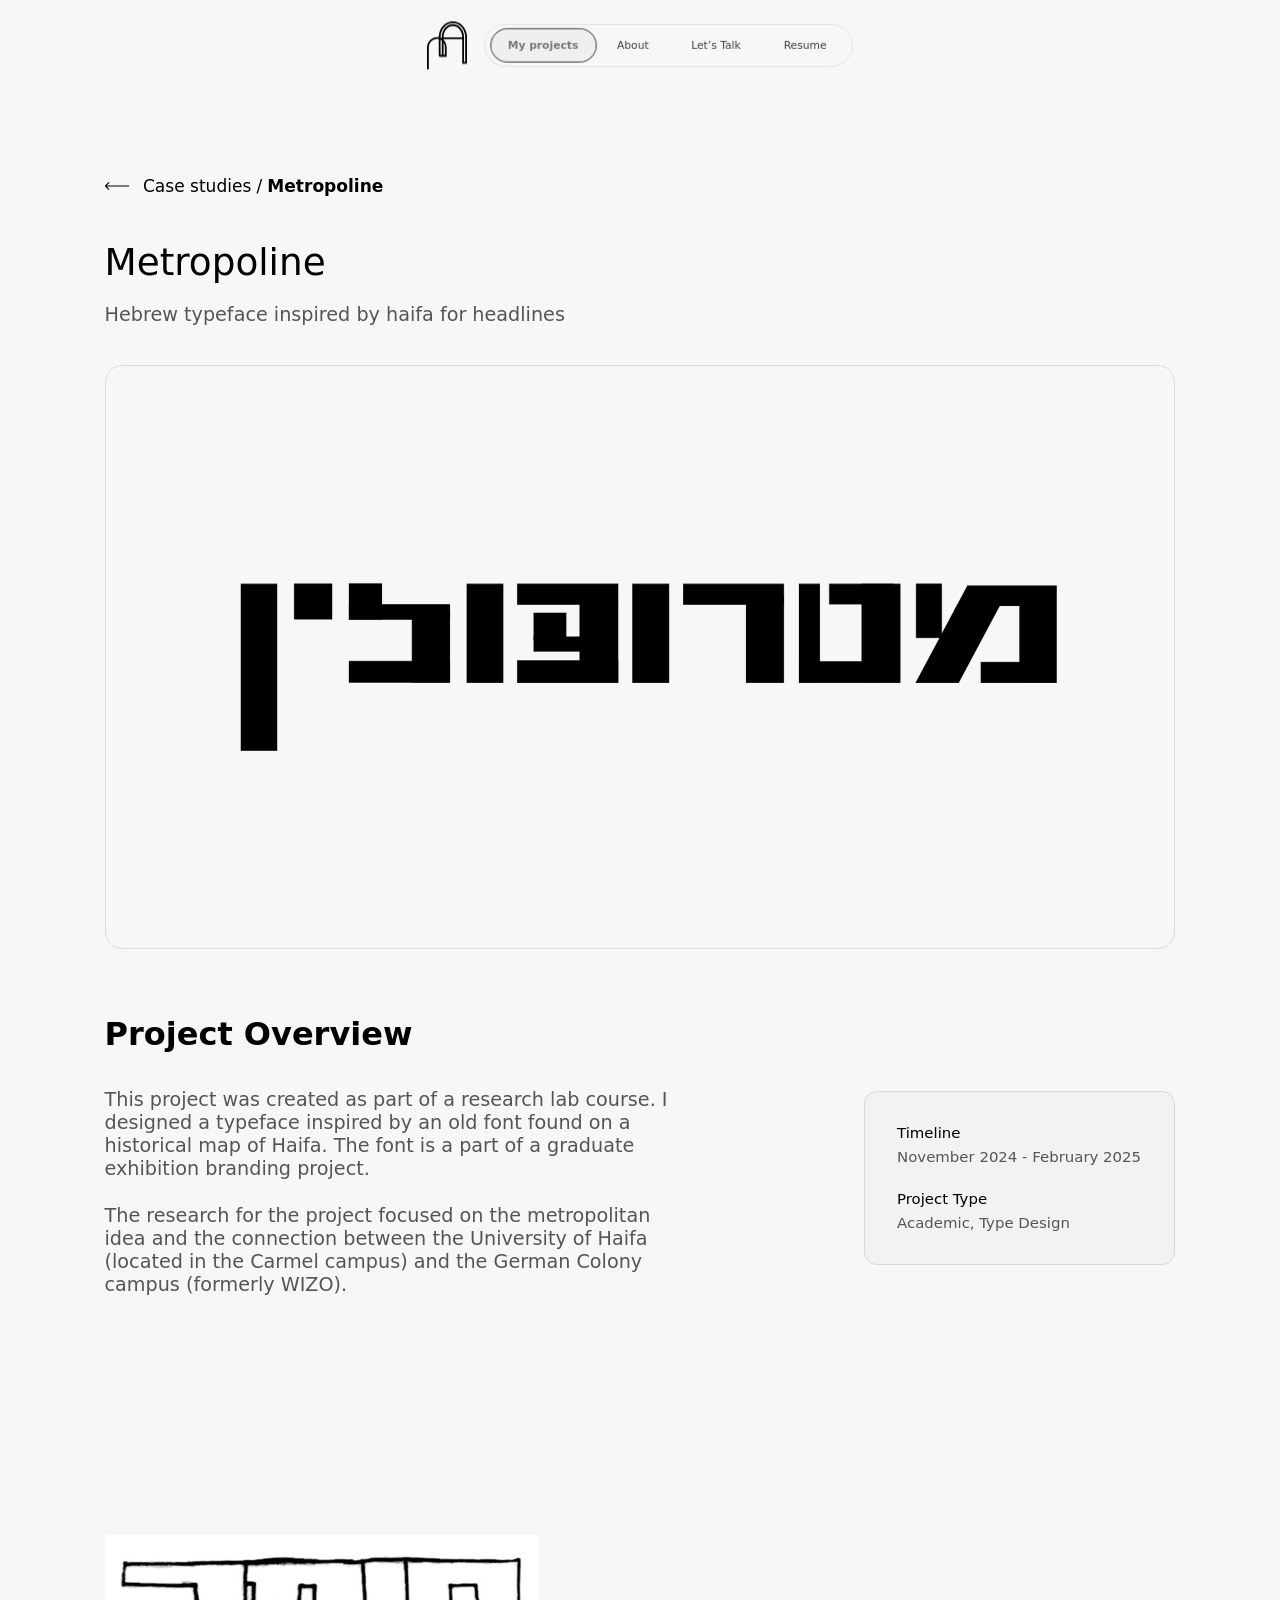
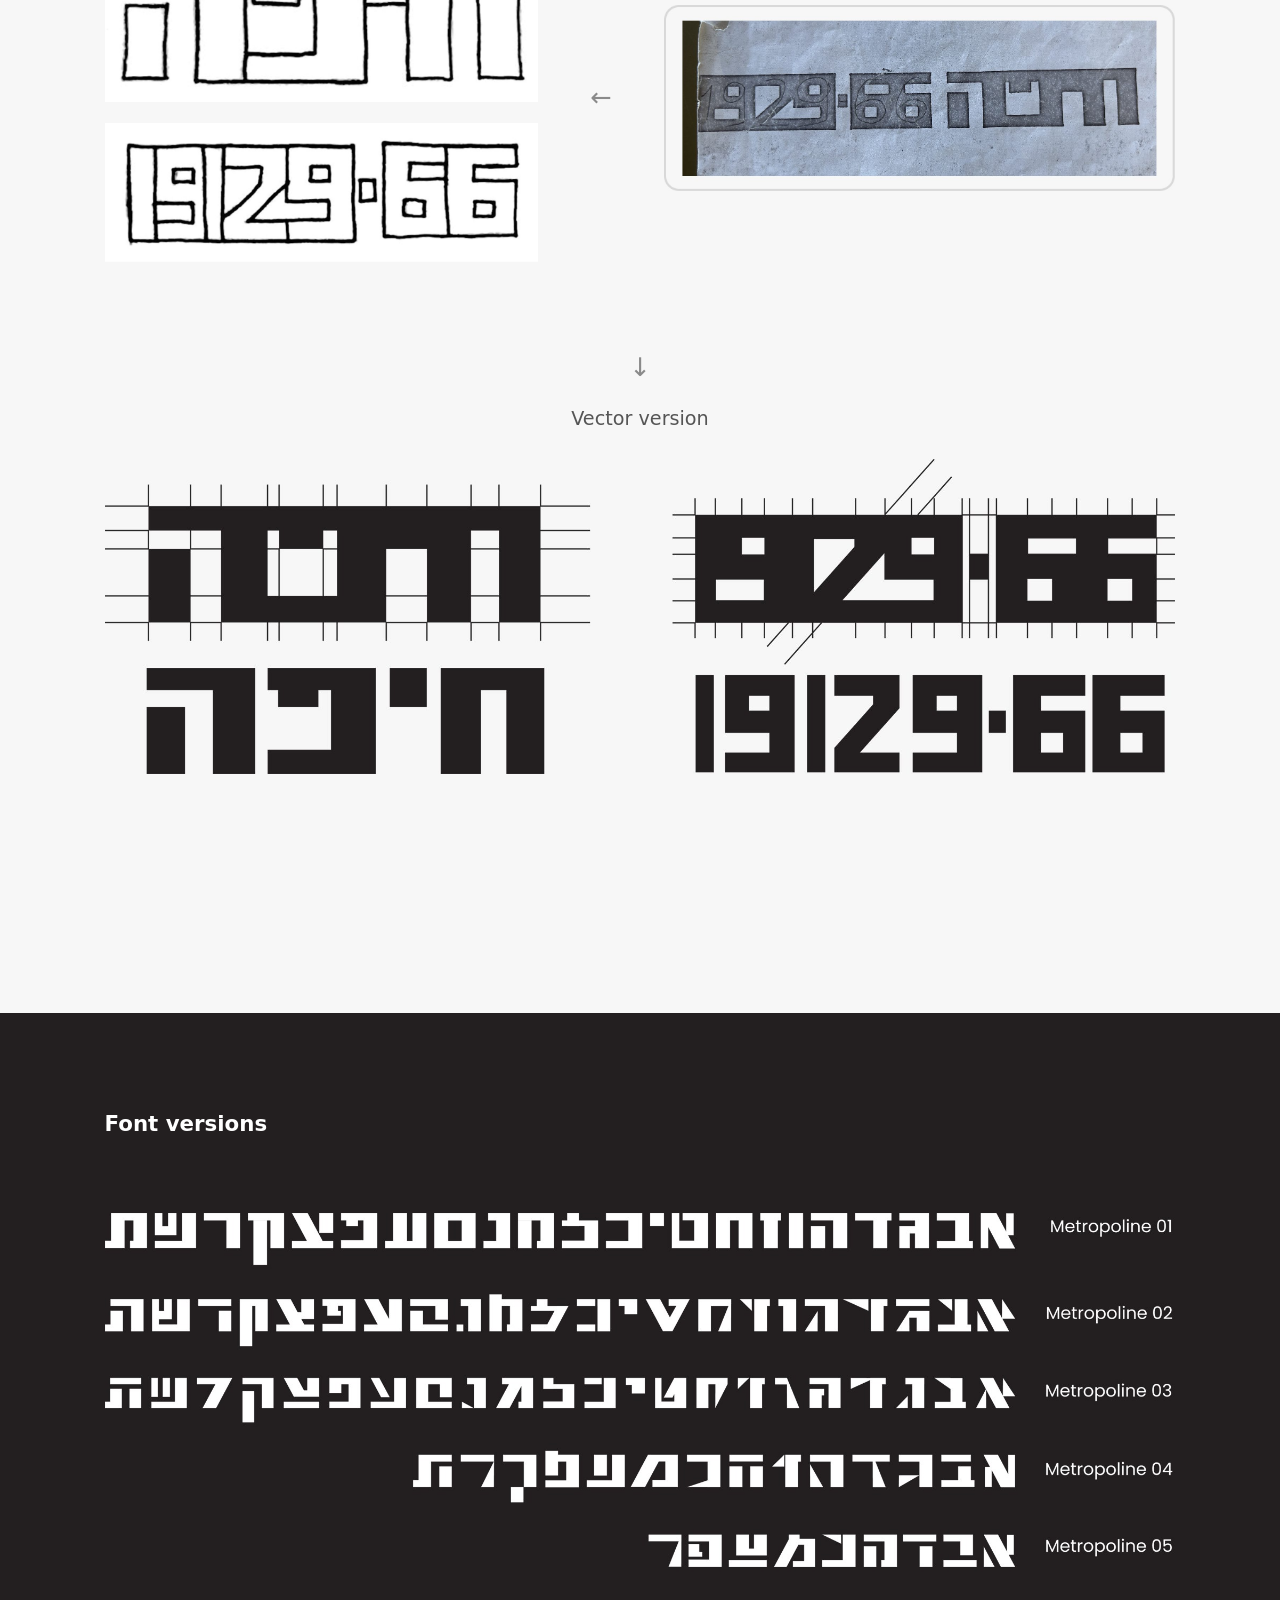
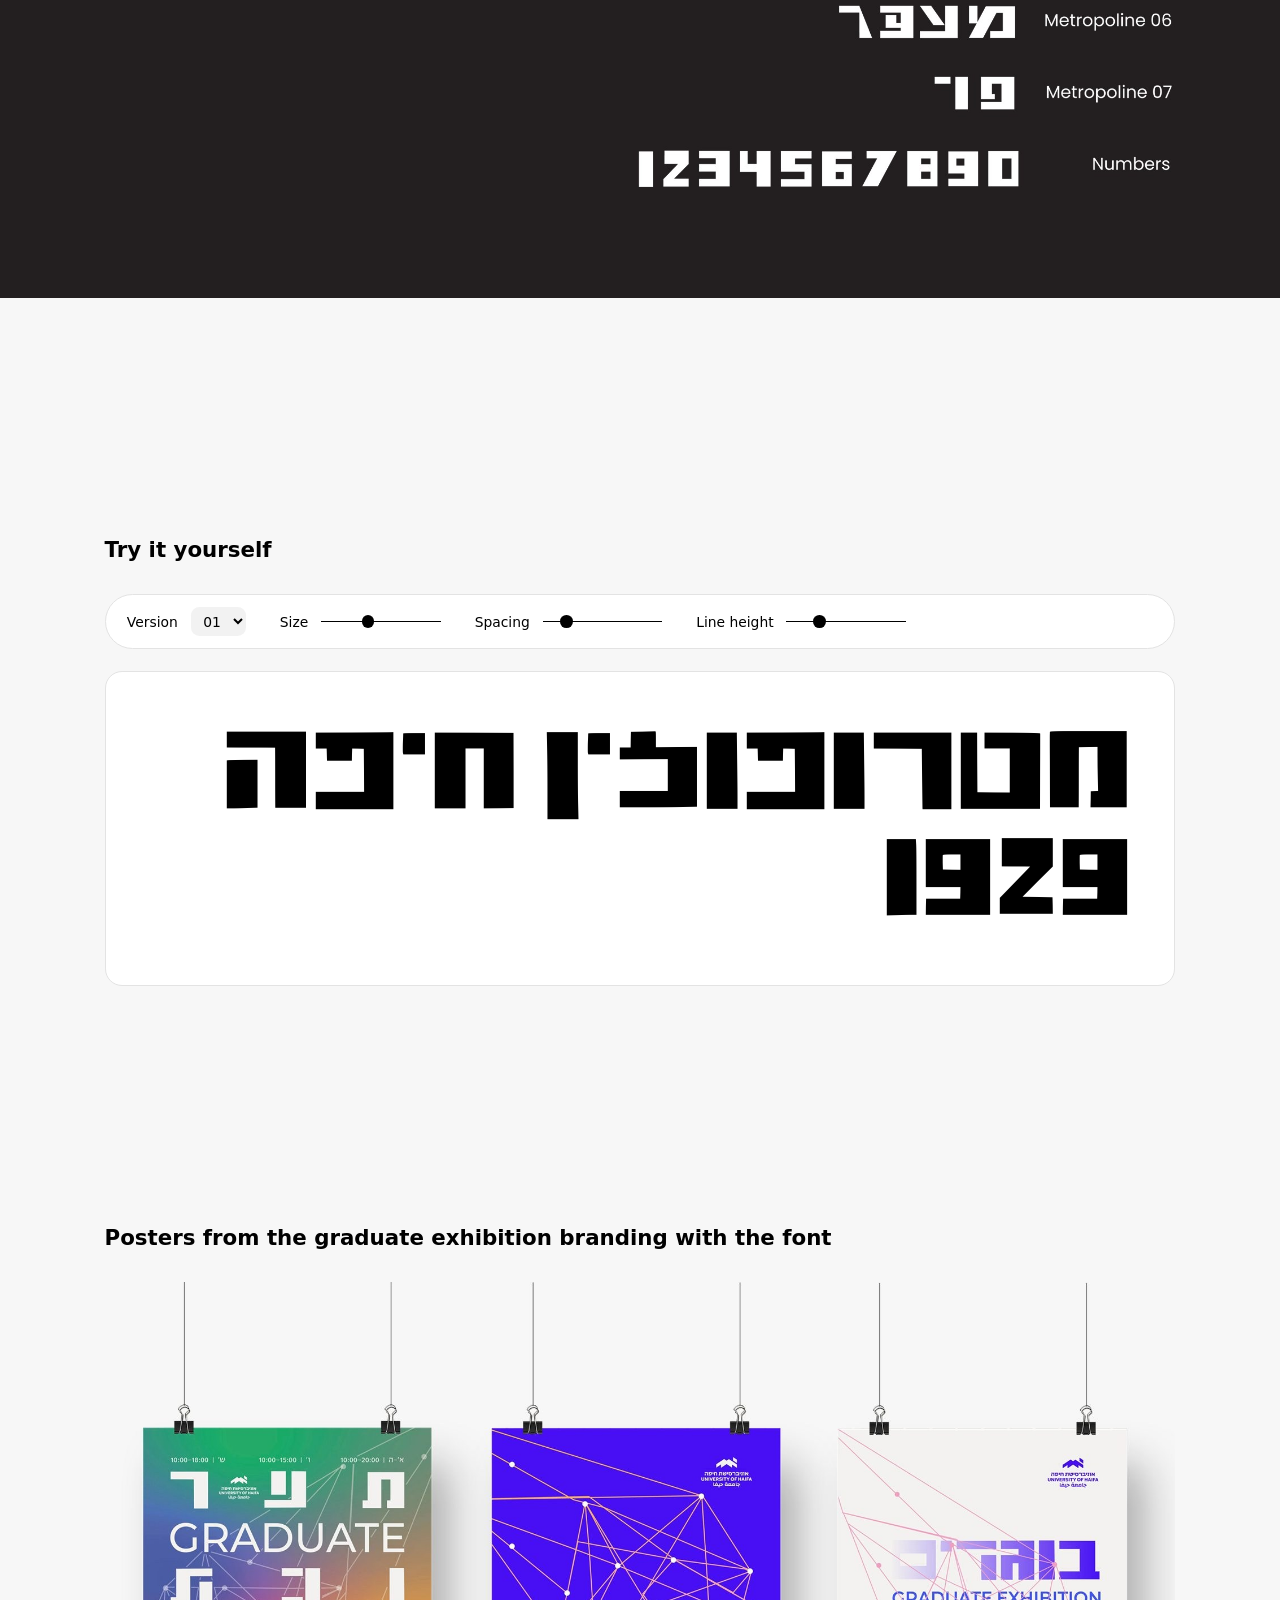
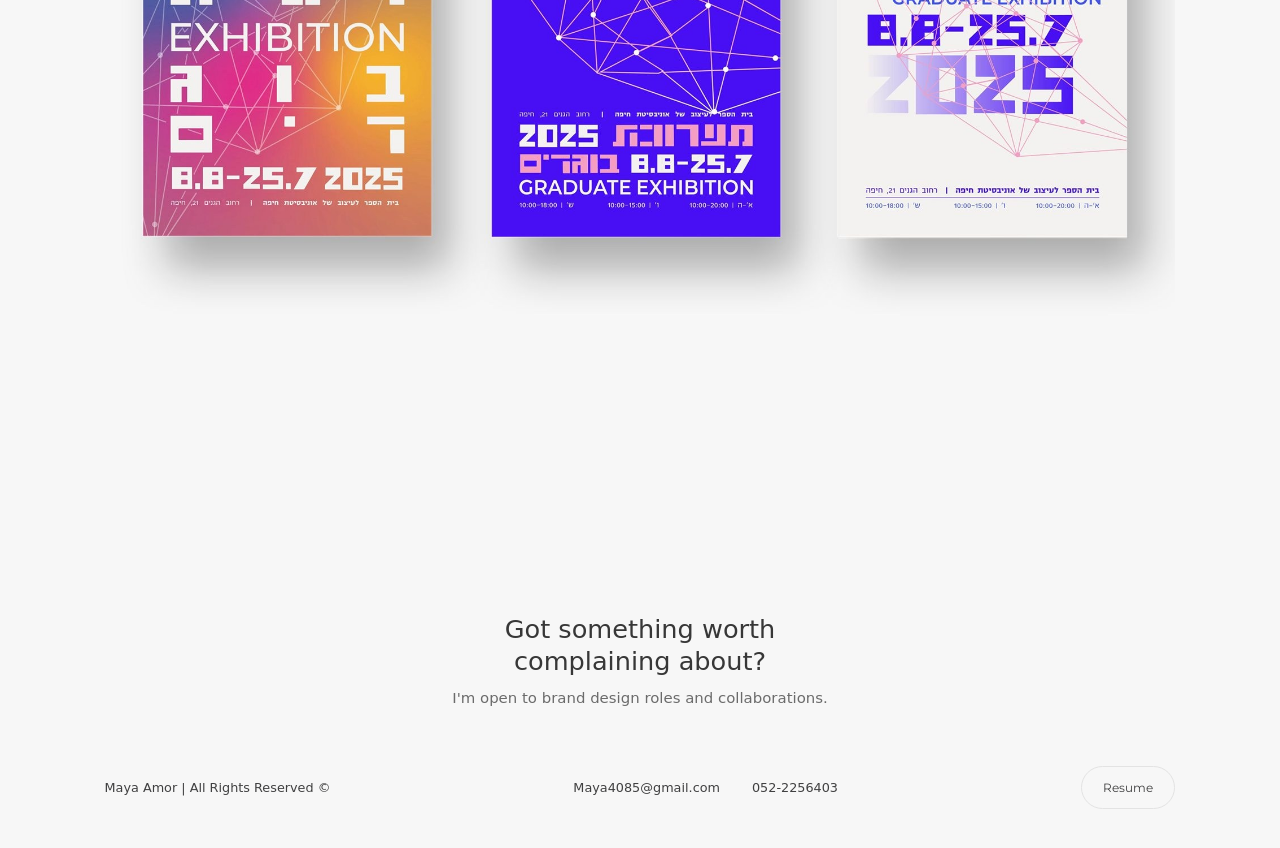
<file: metropoline.html>
<!DOCTYPE html>
<html lang="en">
<head>
  <meta charset="UTF-8">
  <meta name="viewport" content="width=device-width, initial-scale=1.0">
  <meta name="format-detection" content="telephone=no, email=no">
  <title>Metropoline case study | Maya Amor</title>
  <meta name="description" content="Metropoline: a Hebrew headline typeface inspired by an old font found on a historical map of Haifa.">

  <!-- Link preview (LinkedIn, WhatsApp, etc.) -->
  <meta property="og:type" content="website">
  <meta property="og:site_name" content="Maya Amor">
  <meta property="og:title" content="Metropoline case study | Maya Amor">
  <meta property="og:description" content="Metropoline: a Hebrew headline typeface inspired by an old font found on a historical map of Haifa.">
  <meta property="og:url" content="https://maya-amor.github.io/branding/metropoline.html">
  <meta property="og:image" content="https://maya-amor.github.io/branding/assets/social-preview.png">
  <meta property="og:image:width" content="1200">
  <meta property="og:image:height" content="630">
  <meta name="twitter:card" content="summary_large_image">
  <link rel="canonical" href="https://maya-amor.github.io/branding/metropoline.html">
  <link rel="icon" type="image/svg+xml" href="assets/icons/logo.svg">

  <link rel="preconnect" href="https://fonts.googleapis.com">
  <link rel="preconnect" href="https://fonts.gstatic.com" crossorigin>
  <link href="https://fonts.googleapis.com/css2?family=Google+Sans+Flex:wght@300..700&family=Montserrat:wght@400;500&display=swap" rel="stylesheet">

  <link rel="stylesheet" href="css/styles.css">

  <!-- Lets CSS know JavaScript is on, so scroll animations only hide content when they can reveal it -->
  <script>document.documentElement.classList.add("js");</script>
</head>
<body class="page-case page-case--brand" style="--project:#000; --project-accent:#000; --project-border:#d9d9d9">

  <!-- ===== Sticky header (already docked on this page) ===== -->
  <header class="site-header">

    <a class="site-header__logo" href="index.html" aria-label="Maya Amor, home">
      <img src="assets/icons/logo.svg" alt="" width="46" height="56">
    </a>

    <button class="site-header__menu-btn" type="button" aria-label="Open menu" aria-expanded="false" aria-controls="site-nav">
      <span></span><span></span><span></span>
    </button>

    <div class="site-header__nav" id="site-nav">
      <nav class="pill-nav" aria-label="Main">
        <a class="pill-nav__link" href="index.html#projects" aria-current="page">My projects</a>
        <a class="pill-nav__link" href="about.html">About</a>
        <a class="pill-nav__link" href="#contact">Let’s Talk</a>
        <a class="pill-nav__link" href="assets/Maya%20Amor%20Resume.pdf" target="_blank" rel="noopener">Resume</a>
      </nav>
    </div>
  </header>

  <!-- The dark "Font versions" band runs edge to edge, so the page is split
       into two .cs containers with the band between them -->
  <main>
    <div class="cs cs--before-band container">

      <!-- ===== Intro ===== -->
      <div class="cs-hero">
        <nav class="cs-breadcrumb" aria-label="Breadcrumb">
          <a href="index.html#projects">
            <img src="assets/icons/breadcrumb-arrow.svg" alt="" width="23" height="8">
            Case studies
          </a>
          <span aria-hidden="true">/</span>
          <span aria-current="page"><strong>Metropoline</strong></span>
        </nav>

        <h1 class="cs-title cs-title--brand">Metropoline</h1>
        <p class="cs-lead">Hebrew typeface inspired by haifa for headlines</p>

        <!-- Animated wordmark in a light box -->
        <figure class="type-hero">
          <img src="assets/metropoline/metropoline%20gif.gif" alt="“Metropoline” written in Hebrew in the Metropoline typeface (animated)" width="1920" height="1080">
        </figure>
      </div>

      <!-- ===== Project overview ===== -->
      <section class="cs-section cs-overview cs-overview--brand reveal" id="overview">
        <div>
          <h2 class="cs-h2 cs-h2--bold">Project Overview</h2>
          <div class="cs-text cs-text--muted">
            <p>This project was created as part of a research lab course. I designed a typeface inspired by an old font found on a historical map of Haifa. The font is a part of a graduate exhibition branding project.</p>
            <p>The research for the project focused on the metropolitan idea and the connection between the University of Haifa (located in the Carmel campus) and the German Colony campus (formerly WIZO).</p>
          </div>
        </div>

        <dl class="cs-facts" style="--facts-label:#000; --facts-value:#555">
          <div>
            <dt>Timeline</dt>
            <dd>November 2024 - February 2025</dd>
          </div>
          <div>
            <dt>Project Type</dt>
            <dd>Academic, Type Design</dd>
          </div>
        </dl>
      </section>

      <!-- ===== From the map to a typeface ===== -->
      <section class="cs-section reveal" aria-label="From the historical map to the vector typeface">
        <!-- Sketches ← the lettering on the old map -->
        <div class="type-origin">
          <div class="type-origin__sketches">
            <img src="assets/metropoline/photo2.jpg" alt="Hand sketch of the word Haifa in Hebrew, traced from the map’s lettering" width="1224" height="471" loading="lazy">
            <img src="assets/metropoline/photo1.jpg" alt="Hand sketch of the numbers 1929·66, traced from the map’s lettering" width="1224" height="391" loading="lazy">
          </div>
          <span class="type-origin__arrow" aria-hidden="true">←</span>
          <img class="type-origin__map" src="assets/metropoline/old%20map.jpg" alt="Photo of the old Haifa map’s lettering: “Haifa 1929·66” in blocky letters" width="1441" height="523" loading="lazy">
        </div>

        <p class="type-step"><span aria-hidden="true">↓</span>Vector version</p>
        <img class="brand-photo type-vector" src="assets/metropoline/vector.jpg" alt="The letters redrawn as vectors on a construction grid, above the final “Haifa” and “19129·66”" width="2008" height="590" loading="lazy">
      </section>

    </div>

    <!-- ===== Font versions (dark band) ===== -->
    <section class="type-band reveal" aria-labelledby="versions-title">
      <div class="container">
        <h2 class="brand-h3" id="versions-title">Font versions</h2>
        <img class="type-band__img" src="assets/metropoline/font%20versions.jpg" alt="The Hebrew alphabet in seven versions of Metropoline (01 to 07), and the numbers 1 to 0" width="2008" height="1076" loading="lazy">
      </div>
    </section>

    <div class="cs cs--after-band container">

      <!-- ===== Try it yourself =====
           Editable text on a white sheet, with one toolbar above: version dropdown
           (Metropoline 01-07), size, letter spacing and line height. The controls set CSS variables on .type-tester (js/main.js).
           Fonts: assets/metropoline/Metropoline1-7-Regular.otf (@font-face in css/styles.css). -->
      <section class="type-tester reveal" aria-labelledby="tester-title">
        <h2 class="brand-h3" id="tester-title">Try it yourself</h2>

        <div class="type-tester__bar">
          <label class="type-tester__control">
            <span>Version</span>
            <select data-prop="--version">
              <option value="Metropoline1">01</option>
              <option value="Metropoline2">02</option>
              <option value="Metropoline3">03</option>
              <option value="Metropoline4">04</option>
              <option value="Metropoline5">05</option>
              <option value="Metropoline6">06</option>
              <option value="Metropoline7">07</option>
            </select>
          </label>
          <label class="type-tester__control">
            <span>Size</span>
            <input type="range" min="32" max="200" value="96" data-prop="--size" data-unit="px">
          </label>
          <label class="type-tester__control">
            <span>Spacing</span>
            <input type="range" min="-0.1" max="0.5" step="0.01" value="0" data-prop="--spacing" data-unit="em">
          </label>
          <label class="type-tester__control">
            <span>Line height</span>
            <input type="range" min="0.8" max="2" step="0.05" value="1.1" data-prop="--leading" data-unit="">
          </label>
        </div>

        <div class="type-tester__sheet">
          <div class="type-tester__text" contenteditable="true" role="textbox" aria-multiline="true" aria-label="Type to preview the Metropoline typeface" dir="rtl" spellcheck="false" data-placeholder="Type">מטרופולין חיפה 1929</div>
        </div>
      </section>

      <!-- ===== Posters ===== -->
      <section class="cs-section reveal" aria-labelledby="posters-title">
        <h2 class="brand-h3" id="posters-title">Posters from the graduate exhibition branding with the font</h2>
        <img class="brand-photo type-posters" src="assets/metropoline/posters.jpg" alt="Three graduate exhibition posters using Metropoline: a colorful gradient poster, a purple poster with a network of lines, and a light poster with purple type, all dated 8.8-25.7 2025" width="1895" height="1239" loading="lazy">
      </section>

    </div>
  </main>

  <!-- ===== Footer ===== -->
  <footer id="contact" class="footer">
    <!-- Closing line: the top of the footer -->
    <div class="footer__cta container reveal">
      <h2 class="footer__title">Got something worth<br>complaining about?</h2>
      <p class="footer__subtitle">I'm open to brand design roles and collaborations.</p>
    </div>

    <div class="footer__inner container">
      <p class="footer__copy">Maya Amor | All Rights Reserved ©</p>

      <div class="footer__contact">
        <span>Maya4085@gmail.com</span>
        <span>052-2256403</span>
      </div>

      <div class="footer__actions">
        <nav class="pill-nav pill-nav--footer" aria-label="External links">
          <a class="pill-nav__link" href="assets/Maya%20Amor%20Resume.pdf" target="_blank" rel="noopener">Resume</a>
        </nav>
      </div>
    </div>
  </footer>

  <!-- Floating back-to-top button, appears once you start scrolling -->
  <a class="back-to-top" href="#top" aria-label="Back to top">
    <img src="assets/icons/back-to-top.svg" alt="" width="47" height="47">
  </a>

  <script src="js/main.js"></script>
</body>
</html>
</file>
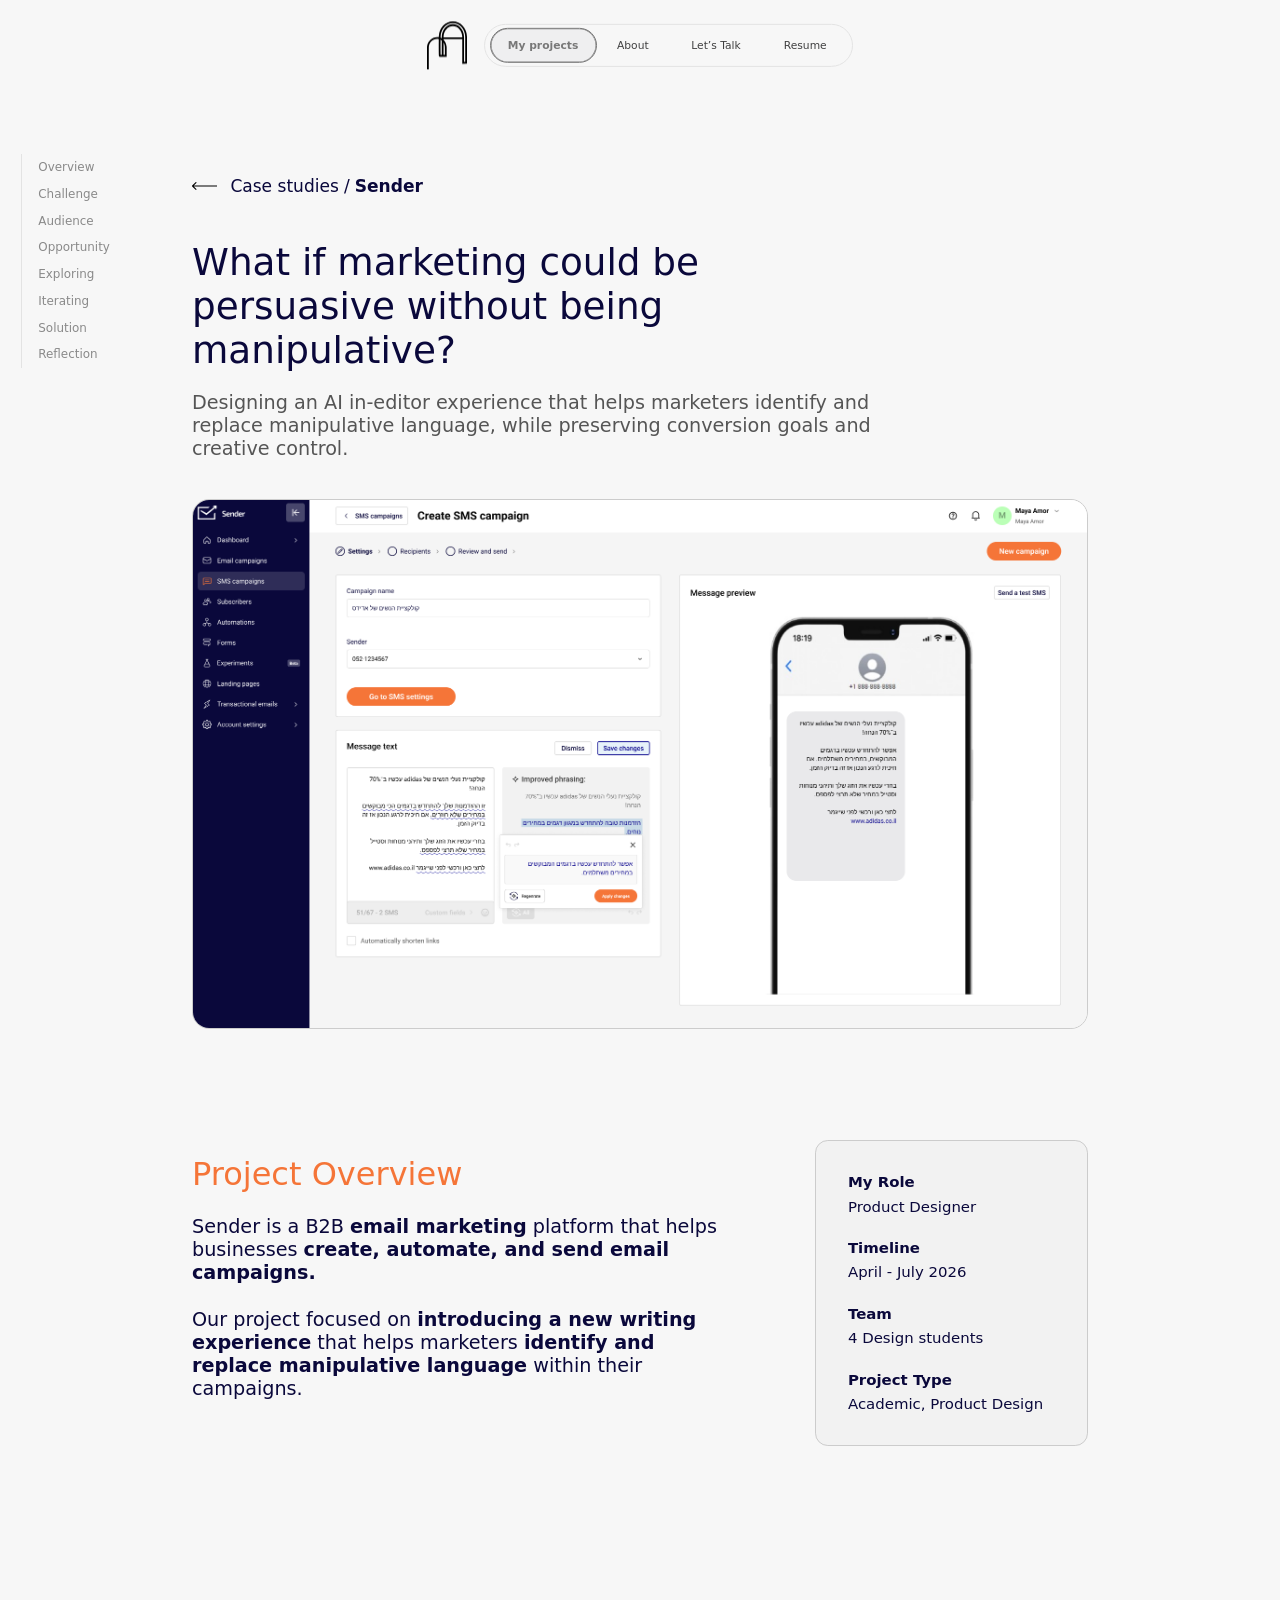
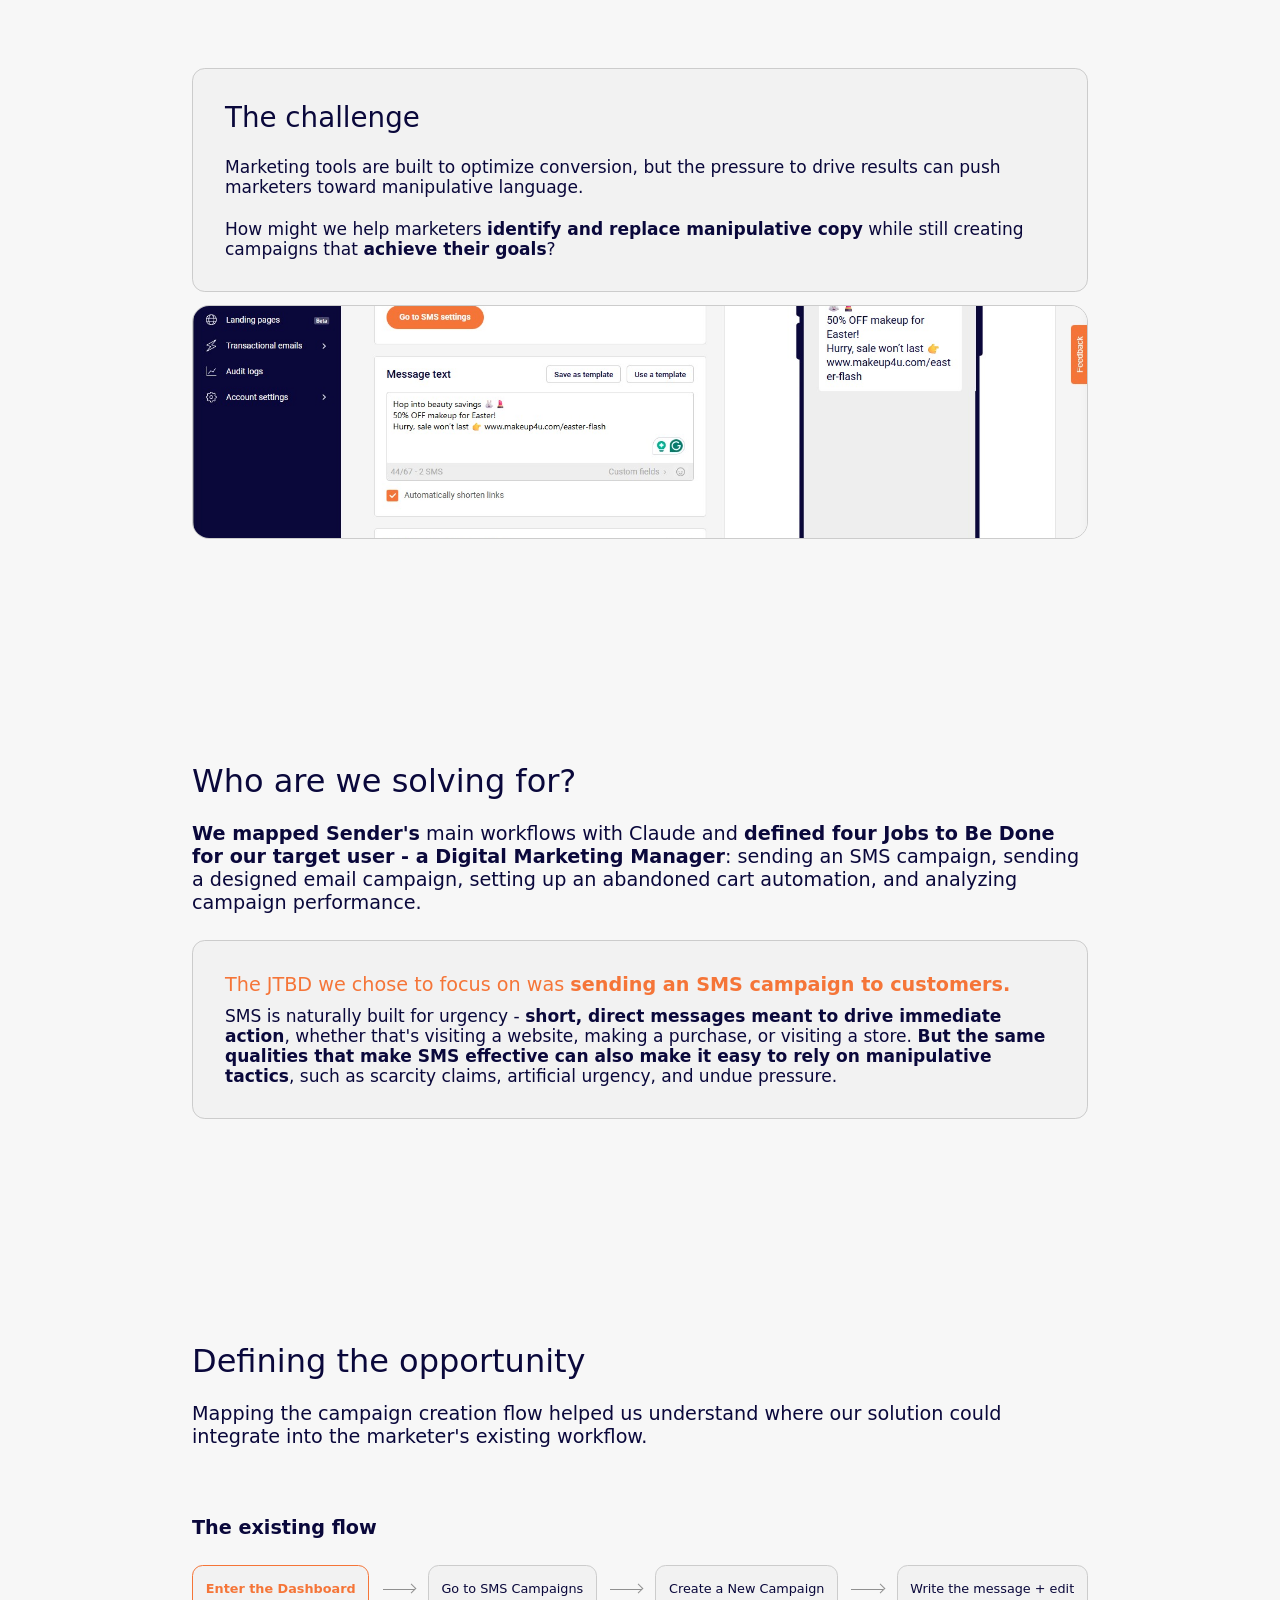
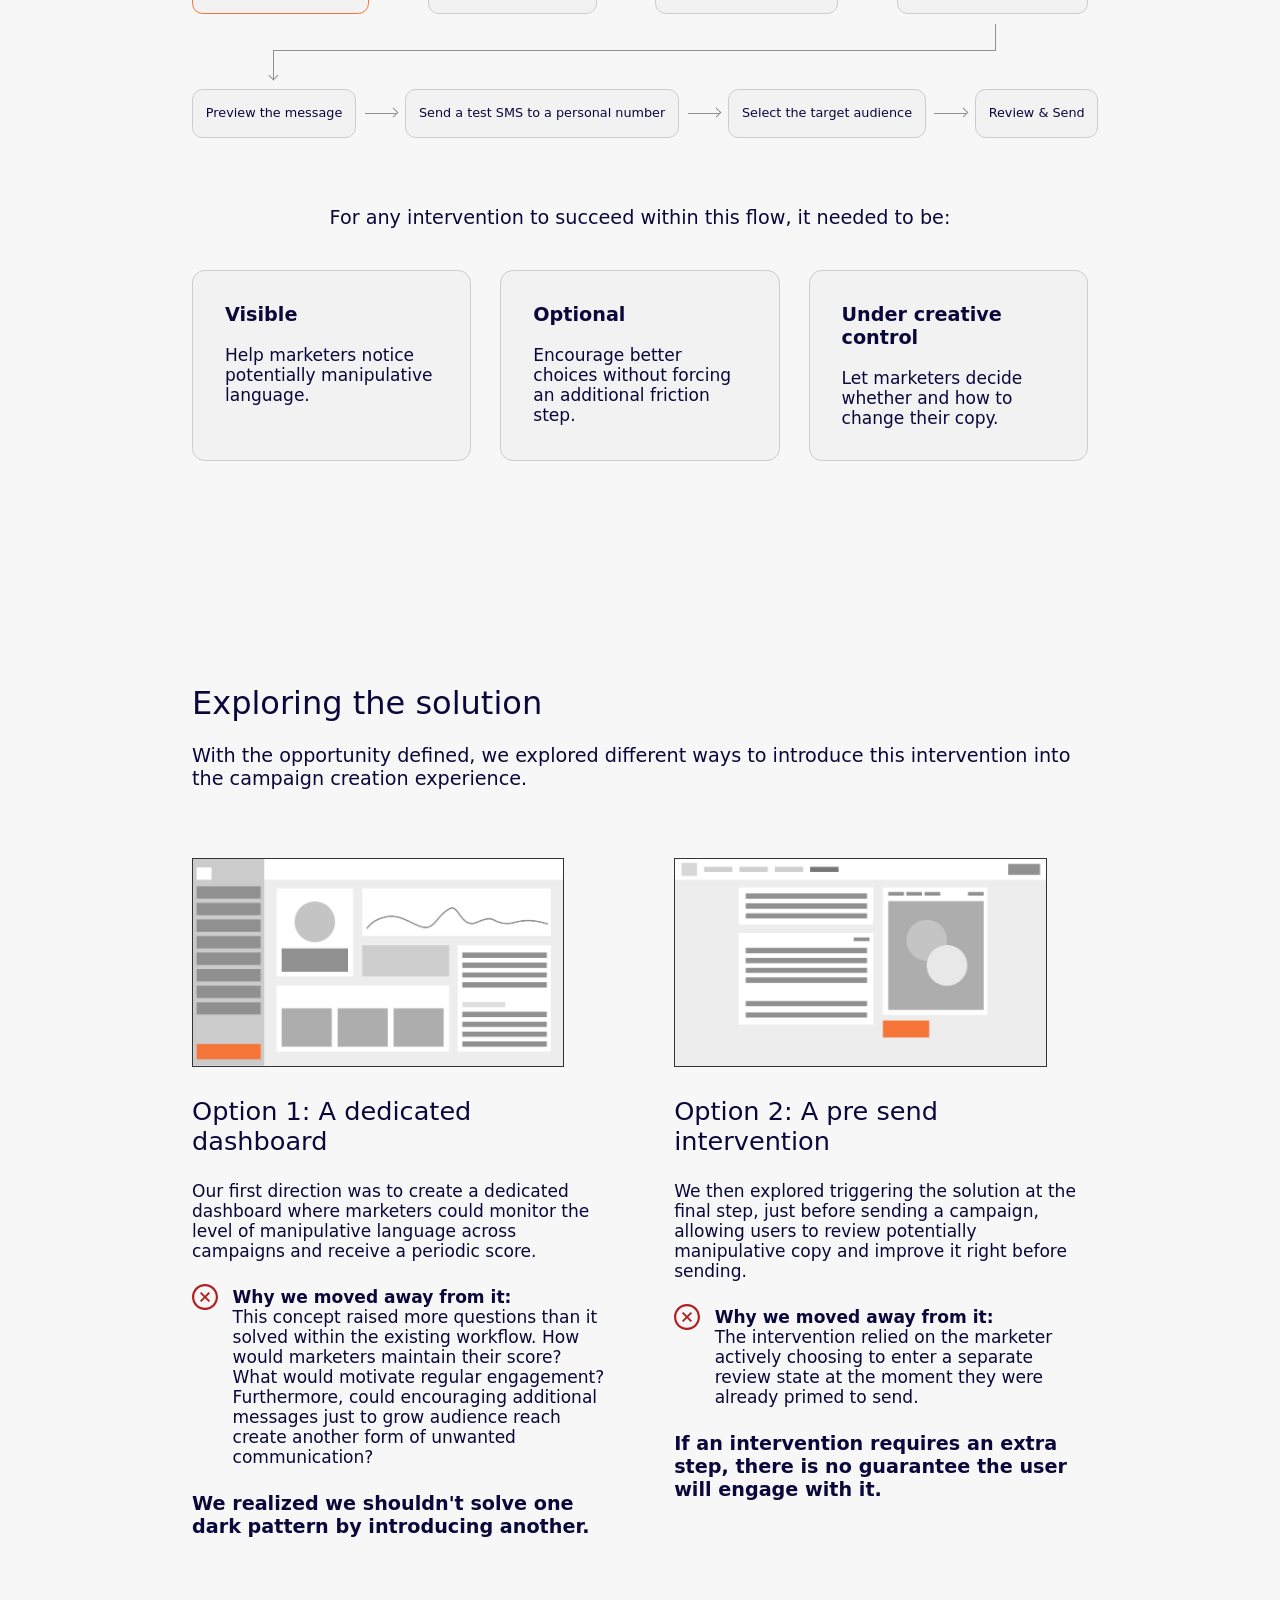
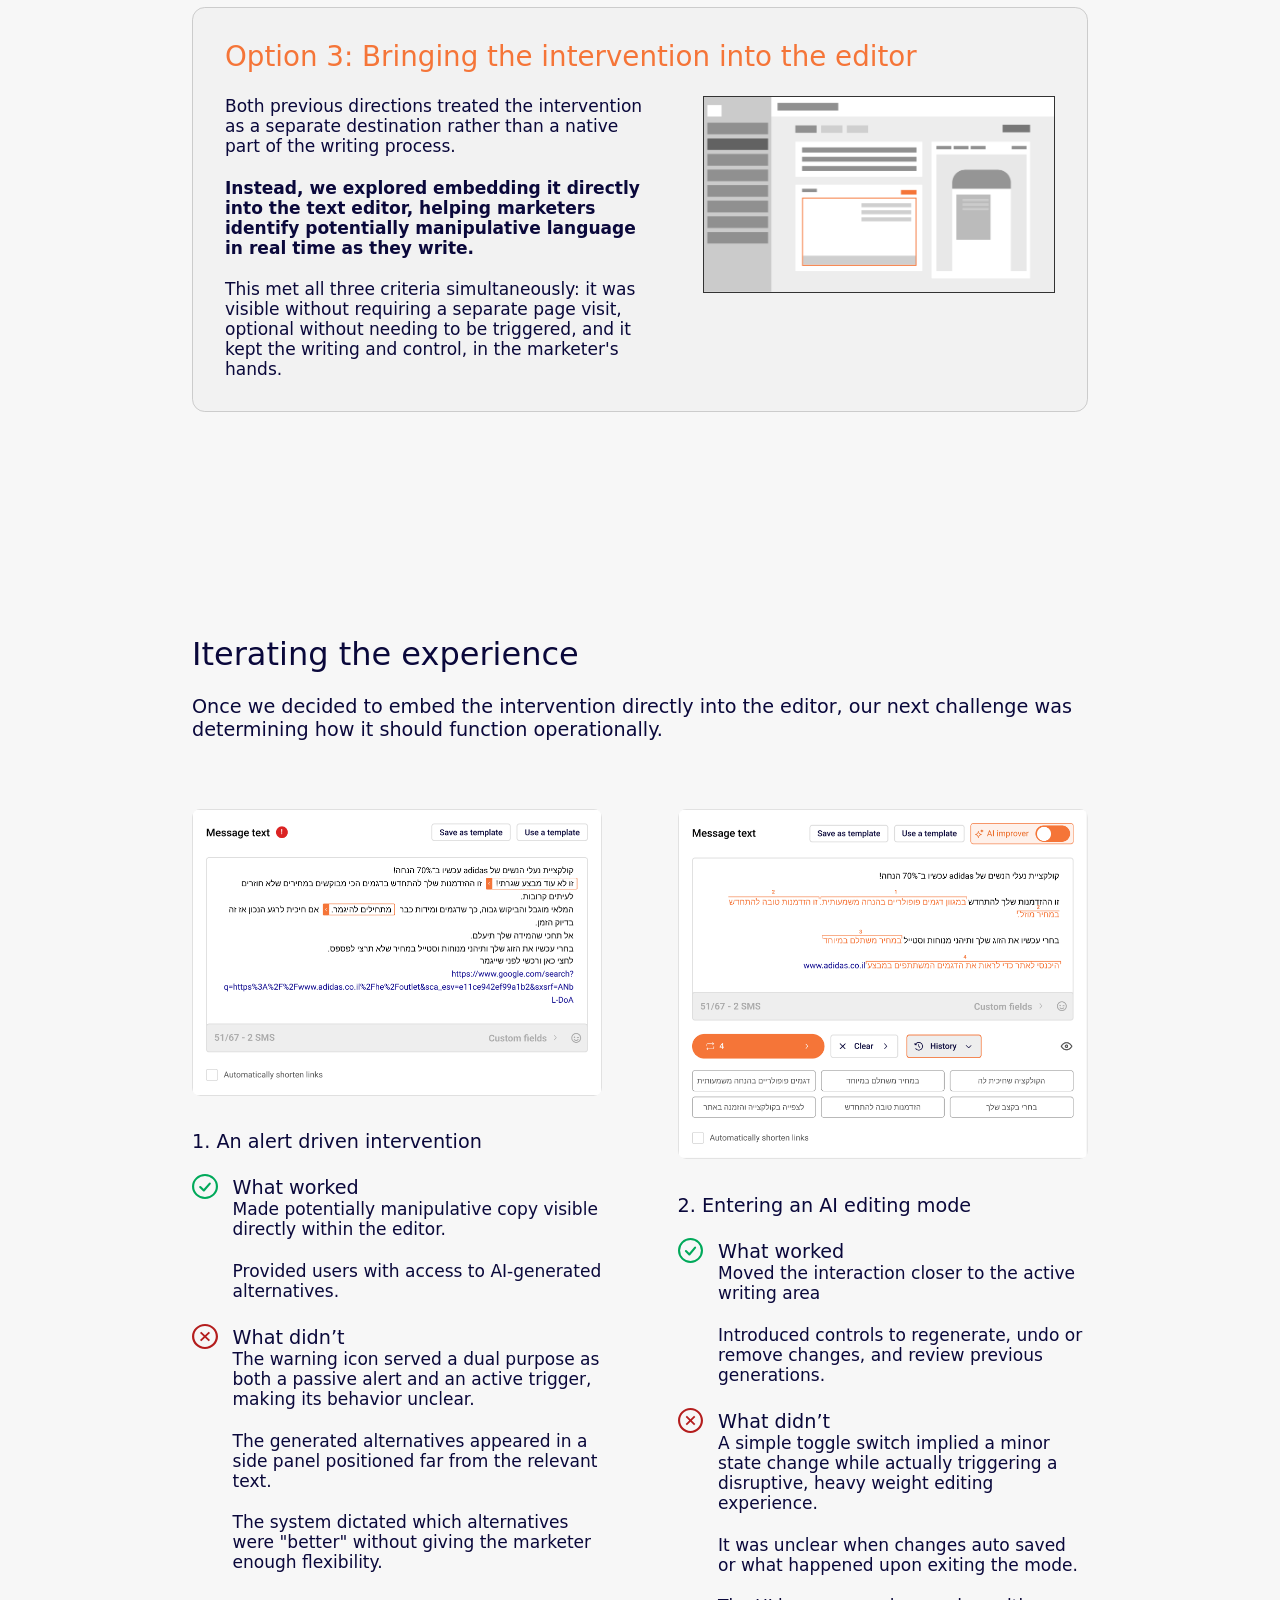
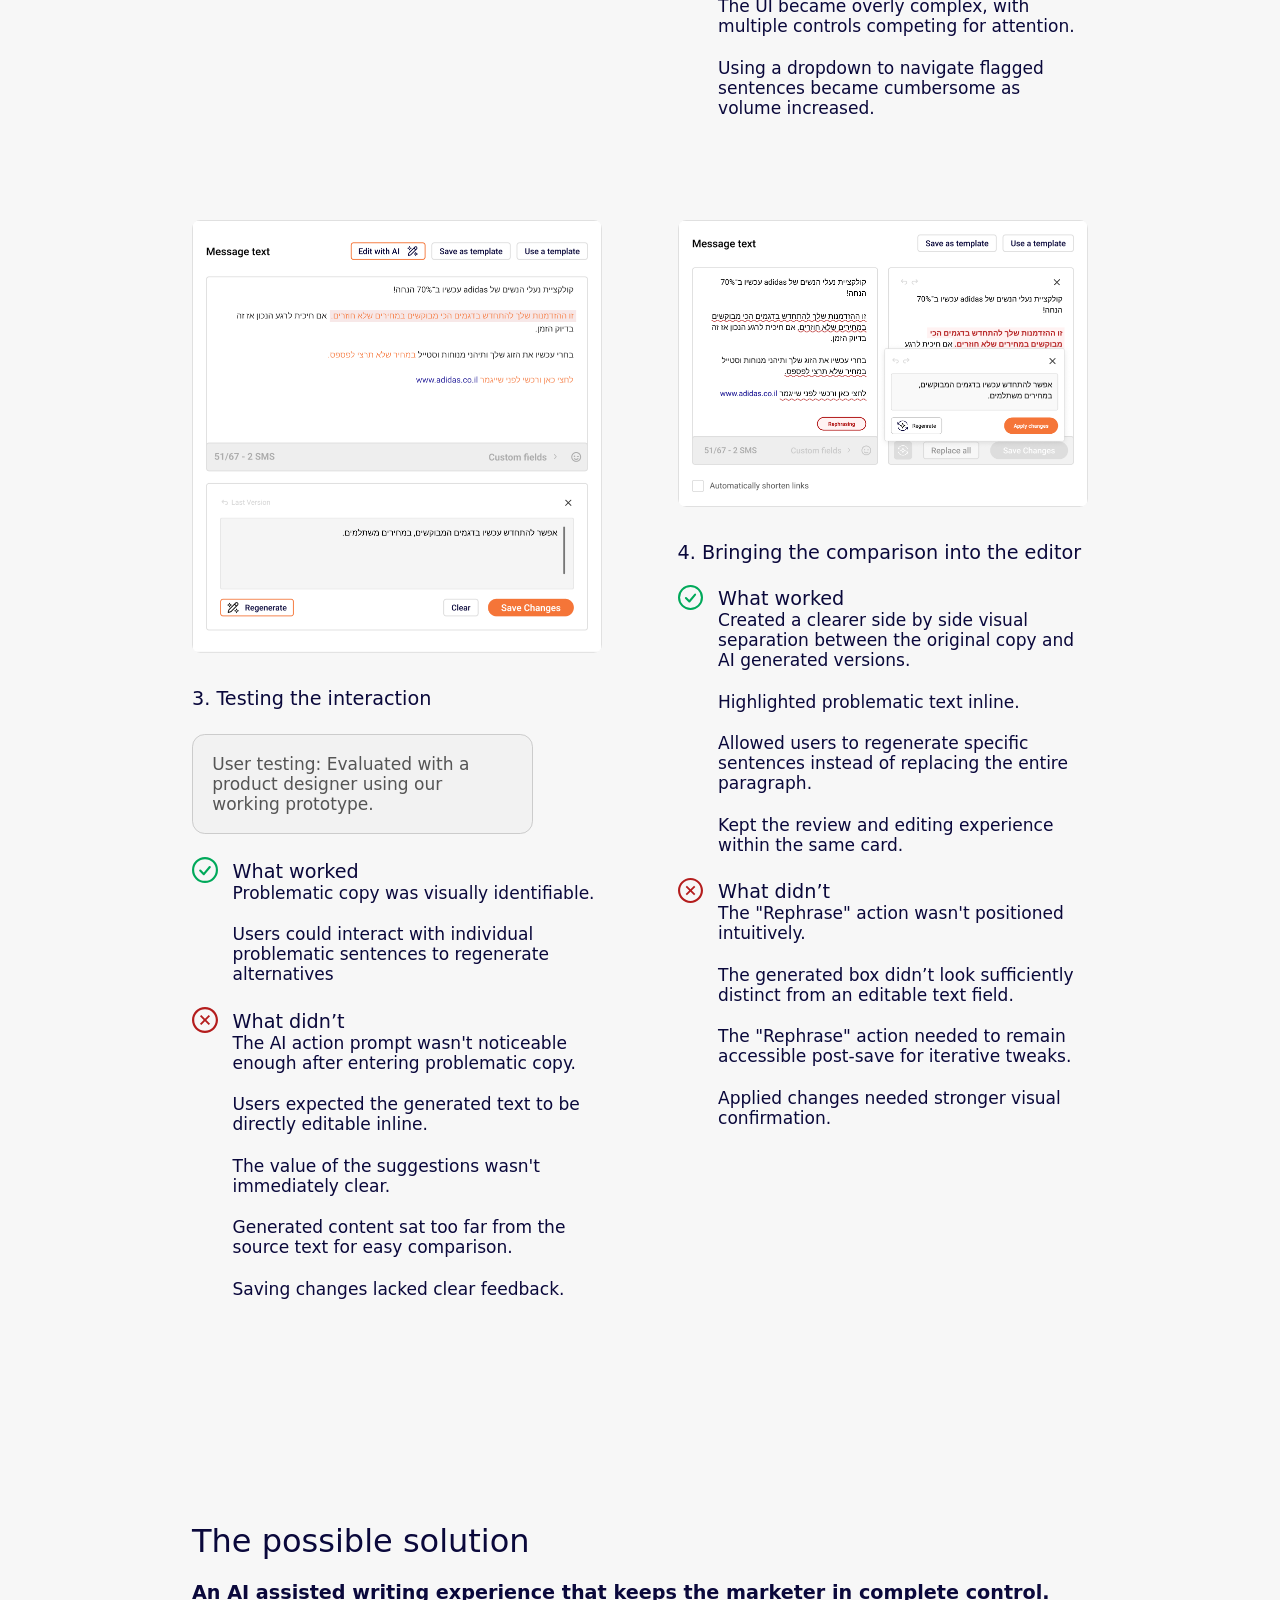
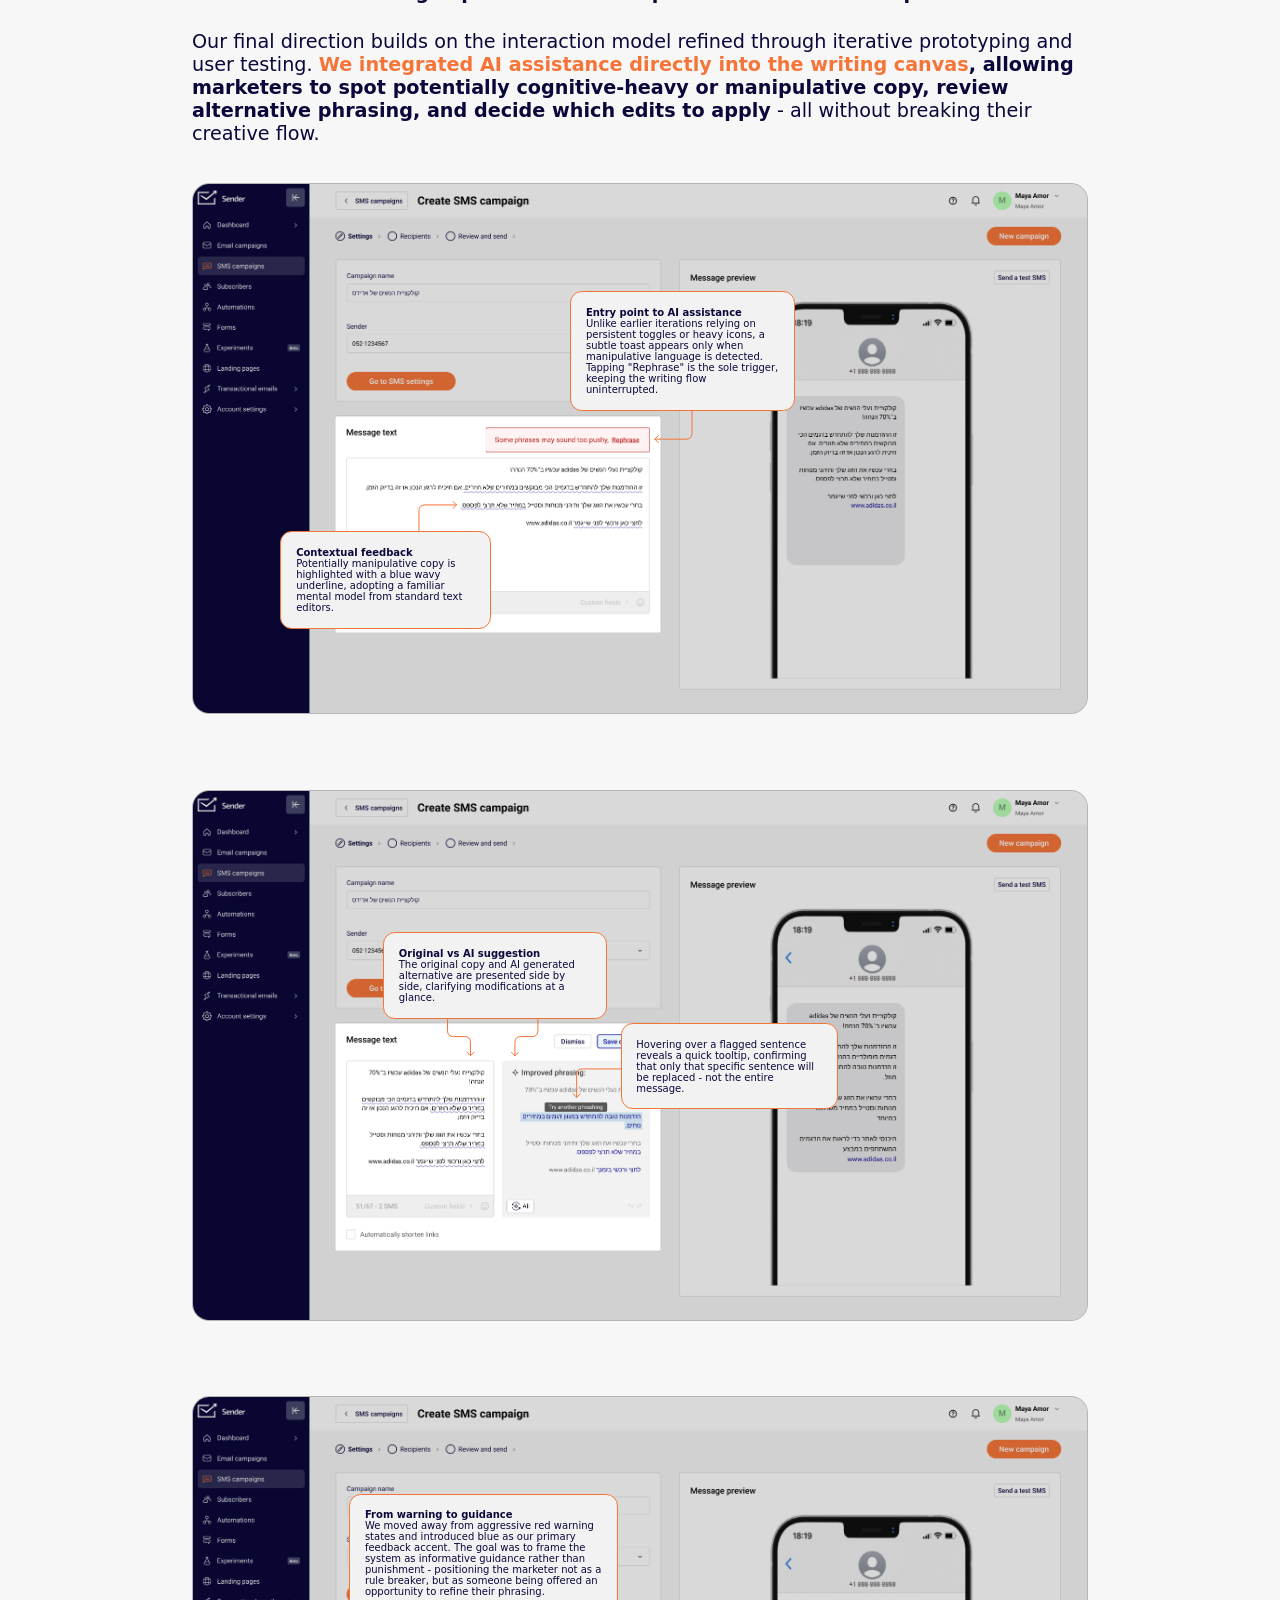
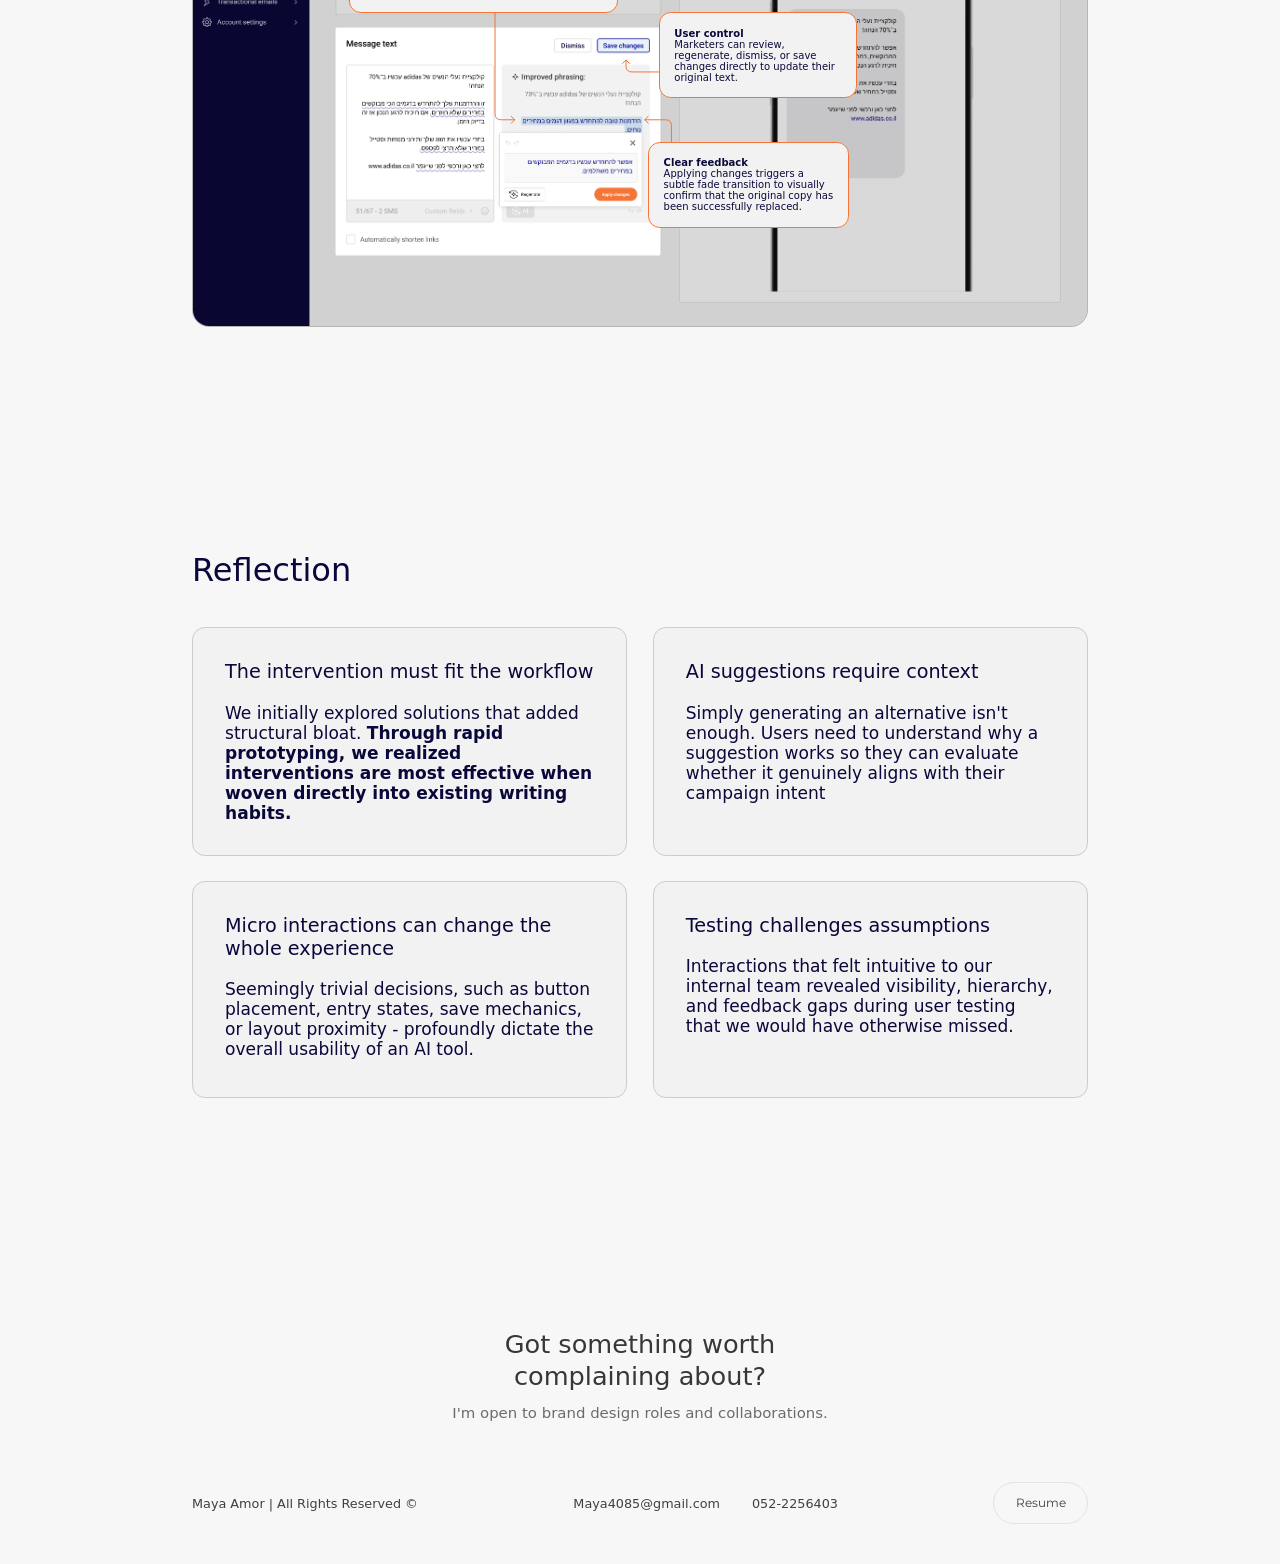
<file: sender.html>
<!DOCTYPE html>
<html lang="en">
<head>
  <meta charset="UTF-8">
  <meta name="viewport" content="width=device-width, initial-scale=1.0">
  <meta name="format-detection" content="telephone=no, email=no">
  <title>Sender case study | Maya Amor</title>
  <meta name="description" content="What if marketing could be persuasive without being manipulative? Designing an AI in-editor experience for the Sender marketing platform.">

  <!-- Link preview (LinkedIn, WhatsApp, etc.) -->
  <meta property="og:type" content="website">
  <meta property="og:site_name" content="Maya Amor">
  <meta property="og:title" content="Sender case study | Maya Amor">
  <meta property="og:description" content="What if marketing could be persuasive without being manipulative? Designing an AI in-editor experience for the Sender marketing platform.">
  <meta property="og:url" content="https://maya-amor.github.io/branding/sender.html">
  <meta property="og:image" content="https://maya-amor.github.io/branding/assets/social-preview.png">
  <meta property="og:image:width" content="1200">
  <meta property="og:image:height" content="630">
  <meta name="twitter:card" content="summary_large_image">
  <link rel="canonical" href="https://maya-amor.github.io/branding/sender.html">
  <link rel="icon" type="image/svg+xml" href="assets/icons/logo.svg">

  <link rel="preconnect" href="https://fonts.googleapis.com">
  <link rel="preconnect" href="https://fonts.gstatic.com" crossorigin>
  <link href="https://fonts.googleapis.com/css2?family=Google+Sans+Flex:wght@300..700&family=Montserrat:wght@400;500&display=swap" rel="stylesheet">

  <link rel="stylesheet" href="css/styles.css">

  <!-- Lets CSS know JavaScript is on, so scroll animations only hide content when they can reveal it -->
  <script>document.documentElement.classList.add("js");</script>
</head>
<body class="page-case page-case--sender">

  <!-- ===== Sticky header (already docked on this page) ===== -->
  <header class="site-header">

    <a class="site-header__logo" href="index.html" aria-label="Maya Amor, home">
      <img src="assets/icons/logo.svg" alt="" width="46" height="56">
    </a>

    <button class="site-header__menu-btn" type="button" aria-label="Open menu" aria-expanded="false" aria-controls="site-nav">
      <span></span><span></span><span></span>
    </button>

    <div class="site-header__nav" id="site-nav">
      <nav class="pill-nav" aria-label="Main">
        <a class="pill-nav__link" href="index.html#projects" aria-current="page">My projects</a>
        <a class="pill-nav__link" href="about.html">About</a>
        <a class="pill-nav__link" href="#contact">Let’s Talk</a>
        <a class="pill-nav__link" href="assets/Maya%20Amor%20Resume.pdf" target="_blank" rel="noopener">Resume</a>
      </nav>
    </div>
  </header>

  <main class="cs container">

    <!-- ===== Intro ===== -->
    <div class="cs-hero">
      <nav class="cs-breadcrumb" aria-label="Breadcrumb">
        <a href="index.html#projects">
          <img src="assets/icons/breadcrumb-arrow.svg" alt="" width="23" height="8">
          Case studies
        </a>
        <span aria-hidden="true">/</span>
        <span aria-current="page"><strong>Sender</strong></span>
      </nav>

      <h1 class="cs-title cs-title--sender">What if marketing could be persuasive without being manipulative?</h1>
      <p class="cs-lead">Designing an AI in-editor experience that helps marketers identify and replace manipulative language, while preserving conversion goals and creative control.</p>

      <figure class="cs-shot cs-shot--hero">
        <img src="assets/sender/hero.png" alt="Sender's Create SMS campaign screen: the message editor with an improved phrasing suggestion next to the original text, and a phone preview of the SMS" width="1920" height="1137">
      </figure>
    </div>

    <!-- ===== Project overview ===== -->
    <section class="cs-section cs-overview cs-overview--sender reveal" id="overview" data-section="Overview">
      <div>
        <h2 class="cs-h2 cs-h2--accent">Project Overview</h2>
        <div class="cs-text">
          <p>Sender is a B2B <strong>email marketing</strong> platform that helps businesses <strong>create, automate, and send email campaigns.</strong></p>
          <p>Our project focused on <strong>introducing a new writing experience</strong> that helps marketers <strong>identify and replace manipulative language</strong> within their campaigns.</p>
        </div>
      </div>

      <dl class="cs-facts">
        <div>
          <dt>My Role</dt>
          <dd>Product Designer</dd>
        </div>
        <div>
          <dt>Timeline</dt>
          <dd>April - July 2026</dd>
        </div>
        <div>
          <dt>Team</dt>
          <dd>4 Design students</dd>
        </div>
        <div>
          <dt>Project Type</dt>
          <dd>Academic, Product Design</dd>
        </div>
      </dl>
    </section>

    <!-- ===== The challenge ===== -->
    <section class="cs-section reveal" id="challenge" data-section="Challenge">
      <div class="cs-panel">
        <h2 class="cs-panel__title">The challenge</h2>
        <div class="cs-text">
          <p>Marketing tools are built to optimize conversion, but the pressure to drive results can push marketers toward manipulative language.</p>
          <p>How might we help marketers <strong>identify and replace manipulative copy</strong> while still creating campaigns that <strong>achieve their goals</strong>?</p>
        </div>
      </div>
      <div class="cs-crop">
        <img src="assets/sender/challenge.jpg" alt="The original Sender SMS editor with an urgent promotional message: “Hop into beauty savings, 50% OFF makeup for Easter! Hurry, sale won't last”" width="1534" height="911" loading="lazy">
      </div>
    </section>

    <!-- ===== Who are we solving for ===== -->
    <section class="cs-section reveal" id="audience" data-section="Audience">
      <h2 class="cs-h2">Who are we solving for?</h2>
      <div class="cs-text">
        <p><strong>We mapped Sender's</strong> main workflows with Claude and <strong>defined four Jobs to Be Done for our target user - a Digital Marketing Manager</strong>: sending an SMS campaign, sending a designed email campaign, setting up an abandoned cart automation, and analyzing campaign performance.</p>
      </div>
      <div class="cs-callout cs-callout--jtbd">
        <p class="cs-callout__lead">The JTBD we chose to focus on was <strong>sending an SMS campaign to customers.</strong></p>
        <p>SMS is naturally built for urgency - <strong>short, direct messages meant to drive immediate action</strong>, whether that's visiting a website, making a purchase, or visiting a store. <strong>But the same qualities that make SMS effective can also make it easy to rely on manipulative tactics</strong>, such as scarcity claims, artificial urgency, and undue pressure.</p>
      </div>
    </section>

    <!-- ===== Defining the opportunity ===== -->
    <section class="cs-section" id="opportunity" data-section="Opportunity">
      <div class="reveal">
        <h2 class="cs-h2">Defining the opportunity</h2>
        <div class="cs-text">
          <p>Mapping the campaign creation flow helped us understand where our solution could integrate into the marketer's existing workflow.</p>
        </div>
      </div>

      <div class="cs-block reveal">
        <h3 class="cs-h4 cs-h4--navy">The existing flow</h3>
        <div class="xflow" role="img" aria-label="The existing flow: Enter the Dashboard, go to SMS Campaigns, create a new campaign, write the message and edit, preview the message, send a test SMS to a personal number, select the target audience, then review and send.">
          <div class="xflow__row" aria-hidden="true">
            <span class="navmap__node navmap__node--root">Enter the Dashboard</span>
            <span class="xflow__arrow"></span>
            <span class="navmap__node">Go to SMS Campaigns</span>
            <span class="xflow__arrow"></span>
            <span class="navmap__node">Create a New Campaign</span>
            <span class="xflow__arrow"></span>
            <span class="navmap__node">Write the message + edit</span>
          </div>
          <div class="xflow__turn" aria-hidden="true"><span></span></div>
          <div class="xflow__row" aria-hidden="true">
            <span class="navmap__node">Preview the message</span>
            <span class="xflow__arrow"></span>
            <span class="navmap__node">Send a test SMS to a personal number</span>
            <span class="xflow__arrow"></span>
            <span class="navmap__node">Select the target audience</span>
            <span class="xflow__arrow"></span>
            <span class="navmap__node">Review &amp; Send</span>
          </div>
        </div>
      </div>

      <div class="cs-block reveal">
        <p class="cs-text cs-center">For any intervention to succeed within this flow, it needed to be:</p>
        <ul class="cs-cards cs-cards--3">
          <li class="cs-card">
            <h4 class="cs-card__title">Visible</h4>
            <p>Help marketers notice potentially manipulative language.</p>
          </li>
          <li class="cs-card">
            <h4 class="cs-card__title">Optional</h4>
            <p>Encourage better choices without forcing an additional friction step.</p>
          </li>
          <li class="cs-card">
            <h4 class="cs-card__title">Under creative control</h4>
            <p>Let marketers decide whether and how to change their copy.</p>
          </li>
        </ul>
      </div>
    </section>

    <!-- ===== Exploring the solution ===== -->
    <section class="cs-section" id="exploring" data-section="Exploring">
      <div class="reveal">
        <h2 class="cs-h2">Exploring the solution</h2>
        <div class="cs-text">
          <p>With the opportunity defined, we explored different ways to introduce this intervention into the campaign creation experience.</p>
        </div>
      </div>

      <div class="cs-options cs-block">
        <article class="cs-option reveal">
          <img class="cs-option__shot" src="assets/sender/option-1.png" alt="Wireframe of a dedicated dashboard with a sidebar, a score chart and campaign widgets" width="802" height="447" loading="lazy">
          <h3 class="cs-option__title">Option 1: A dedicated dashboard</h3>
          <div class="cs-text">
            <p>Our first direction was to create a dedicated dashboard where marketers could monitor the level of manipulative language across campaigns and receive a periodic score.</p>
          </div>
          <div class="cs-verdict cs-verdict--bad">
            <img src="assets/icons/icon-x.svg" alt="" width="24" height="24">
            <div>
              <p><strong>Why we moved away from it:</strong><br>This concept raised more questions than it solved within the existing workflow. How would marketers maintain their score? What would motivate regular engagement? Furthermore, could encouraging additional messages just to grow audience reach create another form of unwanted communication?</p>
            </div>
          </div>
          <p class="cs-conclusion">We realized we shouldn't solve one dark pattern by introducing another.</p>
        </article>

        <article class="cs-option reveal">
          <img class="cs-option__shot" src="assets/sender/option-2.png" alt="Wireframe of a review screen shown right before sending a campaign" width="802" height="447" loading="lazy">
          <h3 class="cs-option__title">Option 2: A pre send intervention</h3>
          <div class="cs-text">
            <p>We then explored triggering the solution at the final step, just before sending a campaign, allowing users to review potentially manipulative copy and improve it right before sending.</p>
          </div>
          <div class="cs-verdict cs-verdict--bad">
            <img src="assets/icons/icon-x.svg" alt="" width="24" height="24">
            <div>
              <p><strong>Why we moved away from it:</strong><br>The intervention relied on the marketer actively choosing to enter a separate review state at the moment they were already primed to send.</p>
            </div>
          </div>
          <p class="cs-conclusion">If an intervention requires an extra step, there is no guarantee the user will engage with it.</p>
        </article>
      </div>

      <div class="cs-panel cs-block reveal">
        <h3 class="cs-panel__title cs-panel__title--accent">Option 3: Bringing the intervention into the editor</h3>
        <div class="cs-panel__grid">
          <div class="cs-text">
            <p>Both previous directions treated the intervention as a separate destination rather than a native part of the writing process.</p>
            <p><strong>Instead, we explored embedding it directly into the text editor, helping marketers identify potentially manipulative language in real time as they write.</strong></p>
            <p>This met all three criteria simultaneously: it was visible without requiring a separate page visit, optional without needing to be triggered, and it kept the writing and control, in the marketer's hands.</p>
          </div>
          <img class="cs-panel__shot" src="assets/sender/option-3.png" alt="Wireframe of the campaign editor with the intervention highlighted inside the message text box" width="802" height="447" loading="lazy">
        </div>
      </div>
    </section>

    <!-- ===== Iterating the experience ===== -->
    <section class="cs-section" id="iterating" data-section="Iterating">
      <div class="reveal">
        <h2 class="cs-h2">Iterating the experience</h2>
        <div class="cs-text">
          <p>Once we decided to embed the intervention directly into the editor, our next challenge was determining how it should function operationally.</p>
        </div>
      </div>

      <div class="cs-iters">
        <article class="cs-iter reveal">
          <img class="cs-iter__shot" src="assets/sender/iteration-1.png" alt="Iteration 1: the message editor with a warning icon next to “Message text” and flagged phrases boxed in orange" width="819" height="572" loading="lazy">
          <h3 class="cs-iter__title">1. An alert driven intervention</h3>
          <div class="cs-verdict cs-verdict--good">
            <img src="assets/icons/icon-check.svg" alt="" width="24" height="24">
            <div>
              <h4>What worked</h4>
              <p>Made potentially manipulative copy visible directly within the editor.</p>
              <p>Provided users with access to AI-generated alternatives.</p>
            </div>
          </div>
          <div class="cs-verdict cs-verdict--bad">
            <img src="assets/icons/icon-x.svg" alt="" width="24" height="24">
            <div>
              <h4>What didn’t</h4>
              <p>The warning icon served a dual purpose as both a passive alert and an active trigger, making its behavior unclear.</p>
              <p>The generated alternatives appeared in a side panel positioned far from the relevant text.</p>
              <p>The system dictated which alternatives were "better" without giving the marketer enough flexibility.</p>
            </div>
          </div>
        </article>

        <article class="cs-iter reveal">
          <img class="cs-iter__shot" src="assets/sender/iteration-2.png" alt="Iteration 2: an “AI improver” toggle turns on an editing mode with numbered flagged phrases, a history button and suggested alternatives" width="787" height="672" loading="lazy">
          <h3 class="cs-iter__title">2. Entering an AI editing mode</h3>
          <div class="cs-verdict cs-verdict--good">
            <img src="assets/icons/icon-check.svg" alt="" width="24" height="24">
            <div>
              <h4>What worked</h4>
              <p>Moved the interaction closer to the active writing area</p>
              <p>Introduced controls to regenerate, undo or remove changes, and review previous generations.</p>
            </div>
          </div>
          <div class="cs-verdict cs-verdict--bad">
            <img src="assets/icons/icon-x.svg" alt="" width="24" height="24">
            <div>
              <h4>What didn’t</h4>
              <p>A simple toggle switch implied a minor state change while actually triggering a disruptive, heavy weight editing experience.</p>
              <p>It was unclear when changes auto saved or what happened upon exiting the mode.</p>
              <p>The UI became overly complex, with multiple controls competing for attention.</p>
              <p>Using a dropdown to navigate flagged sentences became cumbersome as volume increased.</p>
            </div>
          </div>
        </article>

        <article class="cs-iter reveal">
          <img class="cs-iter__shot" src="assets/sender/iteration-3.png" alt="Iteration 3: an “Edit with AI” button above the message, with a regenerated sentence in a box below and Regenerate, Clear and Save Changes buttons" width="819" height="864" loading="lazy">
          <h3 class="cs-iter__title">3. Testing the interaction</h3>
          <p class="cs-note">User testing: Evaluated with a product designer using our working prototype.</p>
          <div class="cs-verdict cs-verdict--good">
            <img src="assets/icons/icon-check.svg" alt="" width="24" height="24">
            <div>
              <h4>What worked</h4>
              <p>Problematic copy was visually identifiable.</p>
              <p>Users could interact with individual problematic sentences to regenerate alternatives</p>
            </div>
          </div>
          <div class="cs-verdict cs-verdict--bad">
            <img src="assets/icons/icon-x.svg" alt="" width="24" height="24">
            <div>
              <h4>What didn’t</h4>
              <p>The AI action prompt wasn't noticeable enough after entering problematic copy.</p>
              <p>Users expected the generated text to be directly editable inline.</p>
              <p>The value of the suggestions wasn't immediately clear.</p>
              <p>Generated content sat too far from the source text for easy comparison.</p>
              <p>Saving changes lacked clear feedback.</p>
            </div>
          </div>
        </article>

        <article class="cs-iter reveal">
          <img class="cs-iter__shot" src="assets/sender/iteration-4.png" alt="Iteration 4: the original message and the AI version side by side in the same card, with Rephrasing, Replace all and Apply changes actions" width="819" height="572" loading="lazy">
          <h3 class="cs-iter__title">4. Bringing the comparison into the editor</h3>
          <div class="cs-verdict cs-verdict--good">
            <img src="assets/icons/icon-check.svg" alt="" width="24" height="24">
            <div>
              <h4>What worked</h4>
              <p>Created a clearer side by side visual separation between the original copy and AI generated versions.</p>
              <p>Highlighted problematic text inline.</p>
              <p>Allowed users to regenerate specific sentences instead of replacing the entire paragraph.</p>
              <p>Kept the review and editing experience within the same card.</p>
            </div>
          </div>
          <div class="cs-verdict cs-verdict--bad">
            <img src="assets/icons/icon-x.svg" alt="" width="24" height="24">
            <div>
              <h4>What didn’t</h4>
              <p>The "Rephrase" action wasn't positioned intuitively.</p>
              <p>The generated box didn’t look sufficiently distinct from an editable text field.</p>
              <p>The "Rephrase" action needed to remain accessible post-save for iterative tweaks.</p>
              <p>Applied changes needed stronger visual confirmation.</p>
            </div>
          </div>
        </article>
      </div>
    </section>

    <!-- ===== The possible solution ===== -->
    <section class="cs-section" id="solution" data-section="Solution">
      <div class="reveal">
        <h2 class="cs-h2">The possible solution</h2>
        <p class="cs-subtitle cs-subtitle--lg">An AI assisted writing experience that keeps the marketer in complete control.</p>
        <div class="cs-text cs-block--tight">
          <p>Our final direction builds on the interaction model refined through iterative prototyping and user testing. <strong class="cs-hl">We integrated AI assistance directly into the writing canvas</strong><strong>, allowing marketers to spot potentially cognitive-heavy or manipulative copy, review alternative phrasing, and decide which edits to apply</strong> - all without breaking their creative flow.</p>
        </div>
      </div>

      <!-- Annotated screenshots: the editor sits undimmed on top of the dimmed screen -->
      <figure class="anno reveal">
        <div class="anno__stage">
          <div class="anno__shot">
            <img class="anno__img" src="assets/sender/solution-1.png" alt="The final SMS editor: a toast above the message says “Some phrases may sound too pushy, Rephrase”, and flagged phrases have a blue wavy underline" width="1920" height="1137" loading="lazy">
            <img class="anno__focus" src="assets/sender/solution-1-editor.png" alt="" style="left:15.95%; top:43.8%; width:36.4%; height:40.8%" loading="lazy">
          </div>
          <!-- Arrows from each note to what it points at (drawn by js/main.js) -->
          <svg class="anno__links" aria-hidden="true" data-links='[{"from":"bottom","points":[[55.8,48.2],[51.66,48.2]]},{"from":"top","points":[[25.33,60.59],[29.52,60.59]]}]'></svg>
          <div class="anno__notes">
            <p class="anno__note" style="left:42.21%; top:20.37%; width:25.11%"><strong>Entry point to AI assistance</strong> Unlike earlier iterations relying on persistent toggles or heavy icons, a subtle toast appears only when manipulative language is detected. Tapping "Rephrase" is the sole trigger, keeping the writing flow uninterrupted.</p>
            <p class="anno__note" style="left:9.87%; top:65.55%; width:23.46%"><strong>Contextual feedback</strong> Potentially manipulative copy is highlighted with a blue wavy underline, adopting a familiar mental model from standard text editors.</p>
          </div>
        </div>
      </figure>

      <figure class="anno reveal">
        <div class="anno__stage">
          <div class="anno__shot">
            <img class="anno__img" src="assets/sender/solution-2.png" alt="The editor showing the original message and the AI suggestion side by side, with a tooltip on a flagged sentence" width="1920" height="1137" loading="lazy">
            <img class="anno__focus" src="assets/sender/solution-2-editor.png" alt="" style="left:15.93%; top:43.81%; width:36.36%; height:42.87%" loading="lazy">
          </div>
          <svg class="anno__links" aria-hidden="true" data-links='[{"from":"bottom","points":[[28.52,46.4],[31.08,46.4],[31.08,50]]},{"from":"bottom","points":[[38.6,46.4],[36.04,46.4],[36.04,50]]},{"tail":[47.83,52.49],"corner":[42.93,52.49],"head":[42.93,57.84]}]'></svg>
          <div class="anno__notes">
            <p class="anno__note" style="left:21.32%; top:26.78%; width:25.01%"><strong>Original vs AI suggestion</strong> The original copy and AI generated alternative are presented side by side, clarifying modifications at a glance.</p>
            <p class="anno__note" style="left:47.83%; top:43.81%; width:24.25%">Hovering over a flagged sentence reveals a quick tooltip, confirming that only that specific sentence will be replaced - not the entire message.</p>
          </div>
        </div>
      </figure>

      <figure class="anno reveal">
        <div class="anno__stage">
          <div class="anno__shot">
            <img class="anno__img" src="assets/sender/hero.png" alt="The editor after applying a change, with Dismiss and Save changes buttons and the replaced sentence highlighted" width="1920" height="1137" loading="lazy">
            <img class="anno__focus" src="assets/sender/solution-3-editor.png" alt="" style="left:15.94%; top:43.53%; width:36.44%; height:42.95%" loading="lazy">
          </div>
          <svg class="anno__links" aria-hidden="true" data-links='[{"tail":[33.82,44.02],"corner":[33.82,60.94],"head":[36.02,60.94]},{"tail":[52.08,51.93],"corner":[48.44,51.93],"head":[48.44,49.68]},{"tail":[53.51,65.06],"corner":[53.51,60.94],"head":[50.53,60.94]}]'></svg>
          <div class="anno__notes">
            <p class="anno__note" style="left:17.54%; top:18.35%; width:30.04%"><strong>From warning to guidance</strong> We moved away from aggressive red warning states and introduced blue as our primary feedback accent. The goal was to frame the system as informative guidance rather than punishment - positioning the marketer not as a rule breaker, but as someone being offered an opportunity to refine their phrasing.</p>
            <p class="anno__note" style="left:52.08%; top:40.61%; width:22.15%"><strong>User control</strong> Marketers can review, regenerate, dismiss, or save changes directly to update their original text.</p>
            <p class="anno__note" style="left:50.88%; top:65.06%; width:22.48%"><strong>Clear feedback</strong> Applying changes triggers a subtle fade transition to visually confirm that the original copy has been successfully replaced.</p>
          </div>
        </div>
      </figure>
    </section>

    <!-- ===== Reflection ===== -->
    <section class="cs-section" id="reflection" data-section="Reflection">
      <h2 class="cs-h2 reveal">Reflection</h2>
      <ul class="cs-cards cs-cards--2 cs-cards--reflection reveal">
        <li class="cs-card">
          <h3 class="cs-card__title">The intervention must fit the workflow</h3>
          <p>We initially explored solutions that added structural bloat. <strong>Through rapid prototyping, we realized interventions are most effective when woven directly into existing writing habits.</strong></p>
        </li>
        <li class="cs-card">
          <h3 class="cs-card__title">AI suggestions require context</h3>
          <p>Simply generating an alternative isn't enough. Users need to understand why a suggestion works so they can evaluate whether it genuinely aligns with their campaign intent</p>
        </li>
        <li class="cs-card">
          <h3 class="cs-card__title">Micro interactions can change the whole experience</h3>
          <p>Seemingly trivial decisions, such as button placement, entry states, save mechanics, or layout proximity - profoundly dictate the overall usability of an AI tool.</p>
        </li>
        <li class="cs-card">
          <h3 class="cs-card__title">Testing challenges assumptions</h3>
          <p>Interactions that felt intuitive to our internal team revealed visibility, hierarchy, and feedback gaps during user testing that we would have otherwise missed.</p>
        </li>
      </ul>
    </section>

  </main>

  <!-- ===== Footer ===== -->
  <footer id="contact" class="footer">
    <!-- Closing line: the top of the footer -->
    <div class="footer__cta container reveal">
      <h2 class="footer__title">Got something worth<br>complaining about?</h2>
      <p class="footer__subtitle">I'm open to brand design roles and collaborations.</p>
    </div>

    <div class="footer__inner container">
      <p class="footer__copy">Maya Amor | All Rights Reserved ©</p>

      <div class="footer__contact">
        <span>Maya4085@gmail.com</span>
        <span>052-2256403</span>
      </div>

      <div class="footer__actions">
        <nav class="pill-nav pill-nav--footer" aria-label="External links">
          <a class="pill-nav__link" href="assets/Maya%20Amor%20Resume.pdf" target="_blank" rel="noopener">Resume</a>
        </nav>
      </div>
    </div>
  </footer>

  <!-- Floating back-to-top button, appears once you start scrolling -->
  <a class="back-to-top" href="#top" aria-label="Back to top">
    <img src="assets/icons/back-to-top.svg" alt="" width="47" height="47">
  </a>

  <script src="js/main.js"></script>
</body>
</html>
</file>
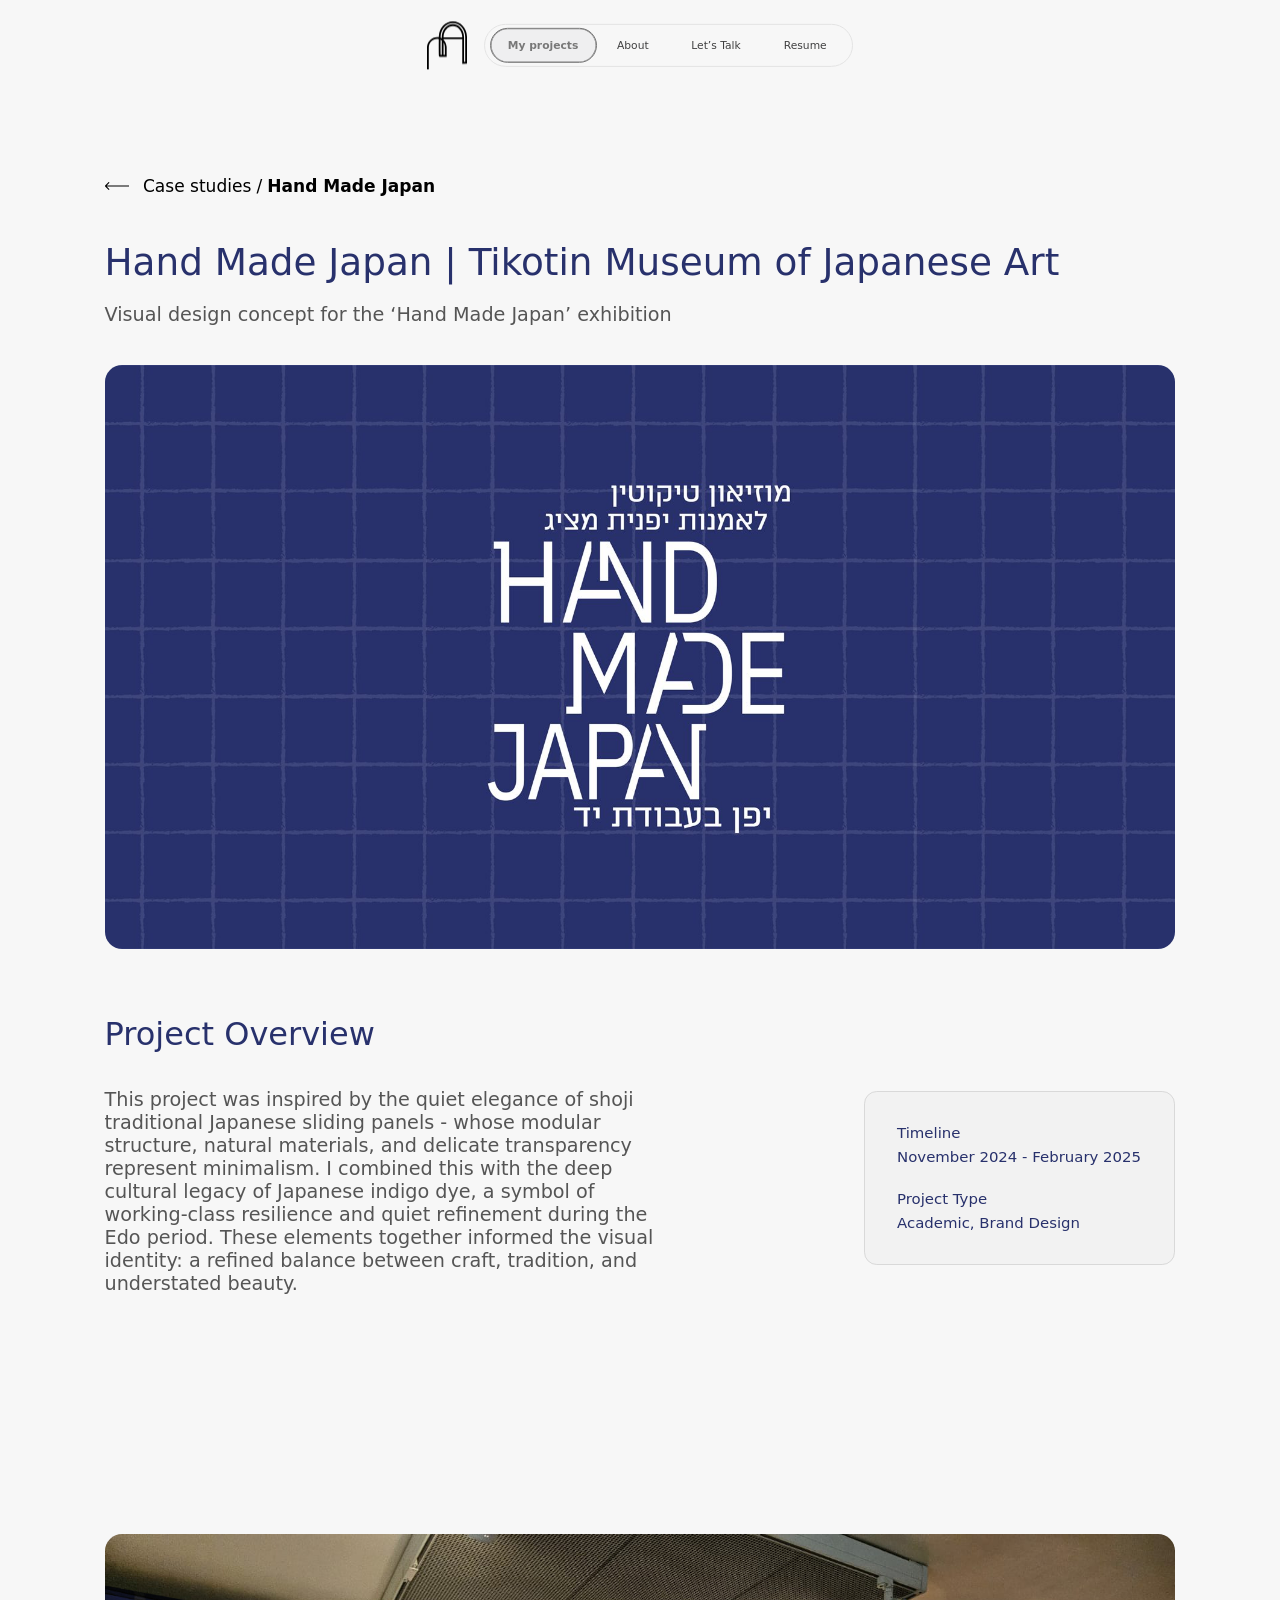
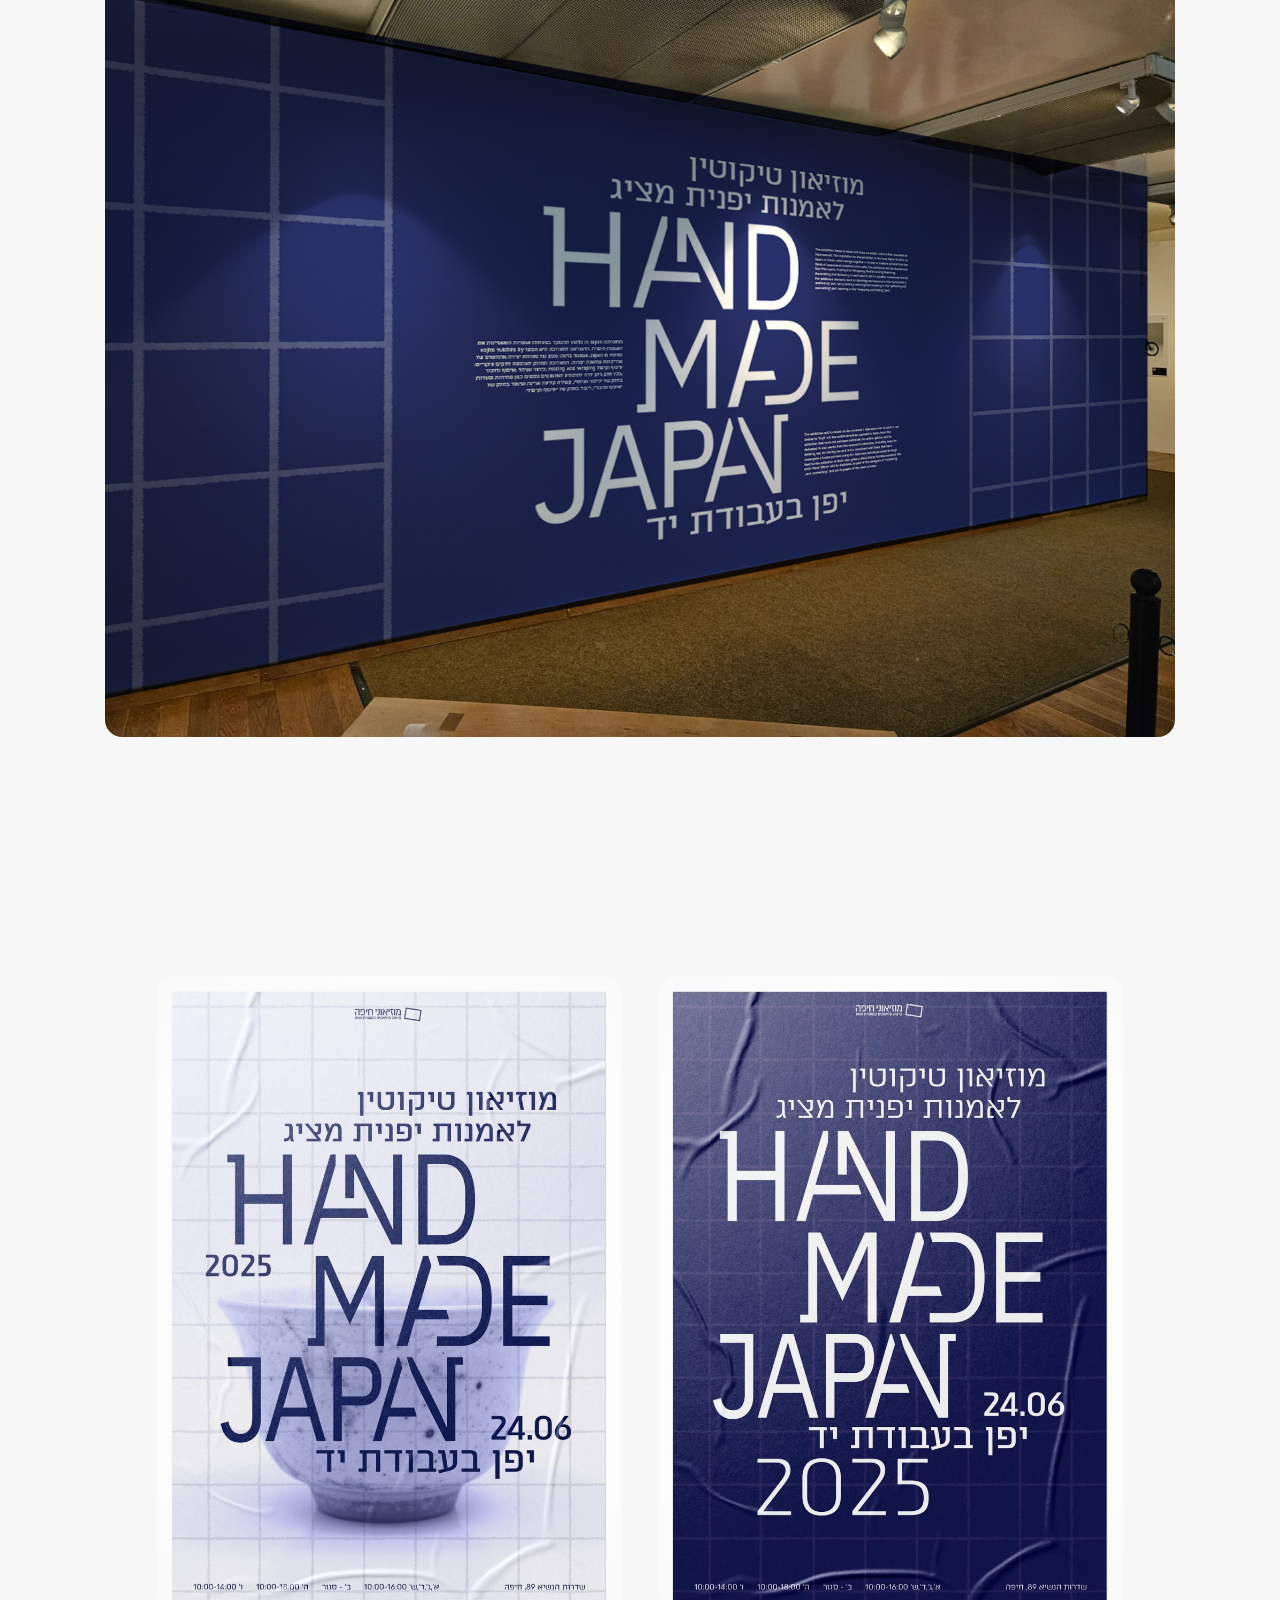
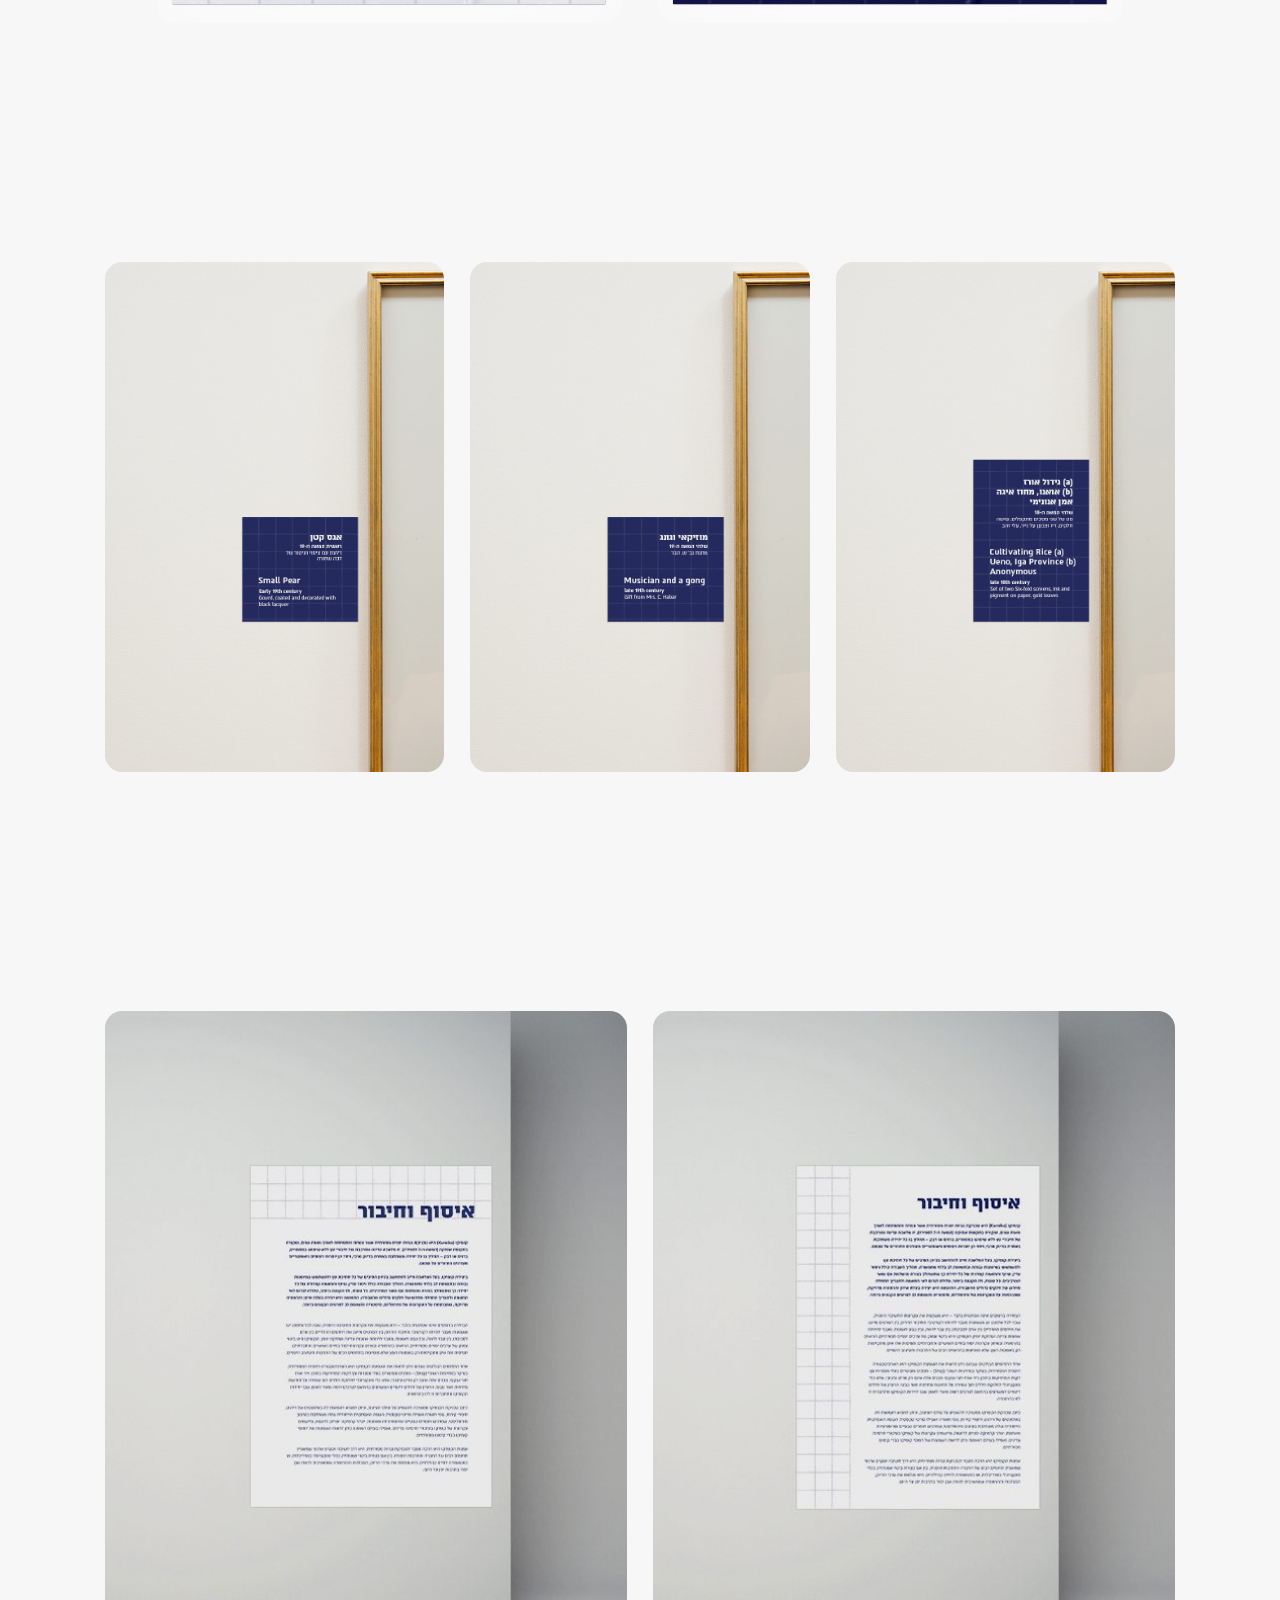
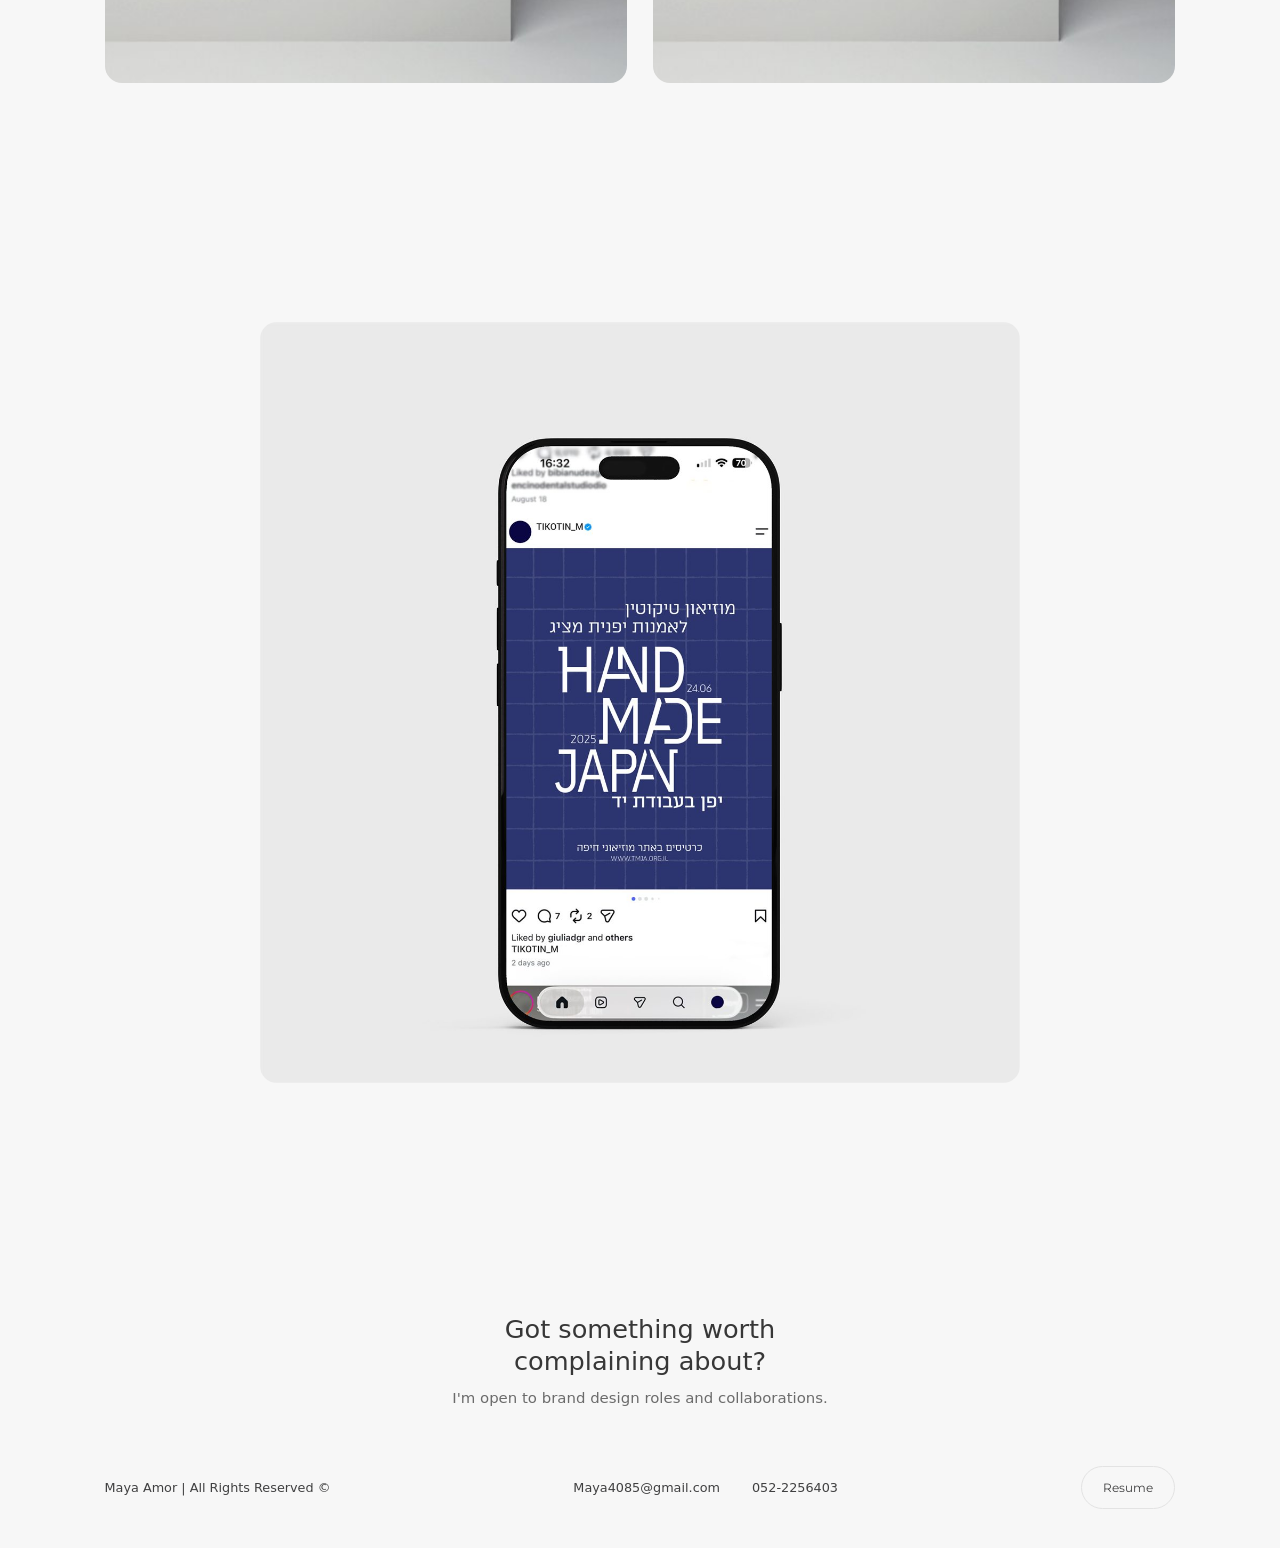
<file: tikotin.html>
<!DOCTYPE html>
<html lang="en">
<head>
  <meta charset="UTF-8">
  <meta name="viewport" content="width=device-width, initial-scale=1.0">
  <meta name="format-detection" content="telephone=no, email=no">
  <title>Hand Made Japan case study | Maya Amor</title>
  <meta name="description" content="Hand Made Japan: a visual design concept for the exhibition at the Tikotin Museum of Japanese Art, inspired by shoji panels and Japanese indigo dye.">

  <!-- Link preview (LinkedIn, WhatsApp, etc.) -->
  <meta property="og:type" content="website">
  <meta property="og:site_name" content="Maya Amor">
  <meta property="og:title" content="Hand Made Japan case study | Maya Amor">
  <meta property="og:description" content="Hand Made Japan: a visual design concept for the exhibition at the Tikotin Museum of Japanese Art, inspired by shoji panels and Japanese indigo dye.">
  <meta property="og:url" content="https://maya-amor.github.io/branding/tikotin.html">
  <meta property="og:image" content="https://maya-amor.github.io/branding/assets/social-preview.png">
  <meta property="og:image:width" content="1200">
  <meta property="og:image:height" content="630">
  <meta name="twitter:card" content="summary_large_image">
  <link rel="canonical" href="https://maya-amor.github.io/branding/tikotin.html">
  <link rel="icon" type="image/svg+xml" href="assets/icons/logo.svg">

  <link rel="preconnect" href="https://fonts.googleapis.com">
  <link rel="preconnect" href="https://fonts.gstatic.com" crossorigin>
  <link href="https://fonts.googleapis.com/css2?family=Google+Sans+Flex:wght@300..700&family=Montserrat:wght@400;500&display=swap" rel="stylesheet">

  <link rel="stylesheet" href="css/styles.css">

  <!-- Lets CSS know JavaScript is on, so scroll animations only hide content when they can reveal it -->
  <script>document.documentElement.classList.add("js");</script>
</head>
<body class="page-case page-case--brand" style="--project:#28316c; --project-accent:#28316c; --project-border:#d9d9d9">

  <!-- ===== Sticky header (already docked on this page) ===== -->
  <header class="site-header">

    <a class="site-header__logo" href="index.html" aria-label="Maya Amor, home">
      <img src="assets/icons/logo.svg" alt="" width="46" height="56">
    </a>

    <button class="site-header__menu-btn" type="button" aria-label="Open menu" aria-expanded="false" aria-controls="site-nav">
      <span></span><span></span><span></span>
    </button>

    <div class="site-header__nav" id="site-nav">
      <nav class="pill-nav" aria-label="Main">
        <a class="pill-nav__link" href="index.html#projects" aria-current="page">My projects</a>
        <a class="pill-nav__link" href="about.html">About</a>
        <a class="pill-nav__link" href="#contact">Let’s Talk</a>
        <a class="pill-nav__link" href="assets/Maya%20Amor%20Resume.pdf" target="_blank" rel="noopener">Resume</a>
      </nav>
    </div>
  </header>

  <main class="cs container">

    <!-- ===== Intro ===== -->
    <div class="cs-hero">
      <nav class="cs-breadcrumb" aria-label="Breadcrumb">
        <a href="index.html#projects">
          <img src="assets/icons/breadcrumb-arrow.svg" alt="" width="23" height="8">
          Case studies
        </a>
        <span aria-hidden="true">/</span>
        <span aria-current="page"><strong>Hand Made Japan</strong></span>
      </nav>

      <h1 class="cs-title cs-title--brand">Hand Made Japan | Tikotin Museum of Japanese Art</h1>
      <p class="cs-lead">Visual design concept for the ‘Hand Made Japan’ exhibition</p>

      <img class="brand-banner" src="assets/tikotin/hero.jpg" alt="The Hand Made Japan identity: the exhibition title in Hebrew and English on an indigo grid inspired by shoji panels" width="2000" height="970">
    </div>

    <!-- ===== Project overview ===== -->
    <section class="cs-section cs-overview cs-overview--brand reveal" id="overview">
      <div>
        <h2 class="cs-h2 cs-h2--accent">Project Overview</h2>
        <div class="cs-text cs-text--muted">
          <p>This project was inspired by the quiet elegance of shoji traditional Japanese sliding panels - whose modular structure, natural materials, and delicate transparency represent minimalism. I combined this with the deep cultural legacy of Japanese indigo dye, a symbol of working-class resilience and quiet refinement during the Edo period. These elements together informed the visual identity: a refined balance between craft, tradition, and understated beauty.</p>
        </div>
      </div>

      <dl class="cs-facts">
        <div>
          <dt>Timeline</dt>
          <dd>November 2024 - February 2025</dd>
        </div>
        <div>
          <dt>Project Type</dt>
          <dd>Academic, Brand Design</dd>
        </div>
      </dl>
    </section>

    <!-- ===== Entrance wall ===== -->
    <section class="cs-section reveal" aria-label="Exhibition entrance wall">
      <img class="brand-photo" src="assets/tikotin/entrance-wall.jpg" alt="The exhibition’s entrance wall in the museum: the Hand Made Japan title on an indigo shoji grid" width="1600" height="1200" loading="lazy">
    </section>

    <!-- ===== Posters ===== -->
    <section class="cs-section reveal" aria-label="Posters">
      <ul class="cs-gallery brand-pair">
        <li><img src="assets/tikotin/poster-1.jpg" alt="Light exhibition poster with a white tea bowl, opening 24.06.2025" width="870" height="1210" loading="lazy"></li>
        <li><img src="assets/tikotin/poster-2.jpg" alt="Indigo exhibition poster, opening 24.06.2025" width="876" height="1210" loading="lazy"></li>
      </ul>
    </section>

    <!-- ===== Wall signs ===== -->
    <section class="cs-section reveal" aria-label="Wall signs">
      <ul class="cs-gallery cs-gallery--3">
        <li><img src="assets/tikotin/sign-1.jpg" alt="Small indigo object label on a gallery wall" width="832" height="1248" loading="lazy"></li>
        <li><img src="assets/tikotin/sign-2.jpg" alt="Second indigo object label on a gallery wall" width="832" height="1248" loading="lazy"></li>
        <li><img src="assets/tikotin/sign-3.jpg" alt="Indigo label with a longer description on a gallery wall" width="832" height="1248" loading="lazy"></li>
      </ul>
    </section>

    <!-- ===== Wall text panels ===== -->
    <section class="cs-section reveal" aria-label="Wall text panels">
      <ul class="cs-gallery cs-gallery--2">
        <li><img src="assets/tikotin/panel-1.jpg" alt="Hebrew wall text panel on a light grid, mounted on a gallery wall" width="516" height="664" loading="lazy"></li>
        <li><img src="assets/tikotin/panel-2.jpg" alt="Second Hebrew wall text panel on a gallery wall" width="516" height="664" loading="lazy"></li>
      </ul>
    </section>

    <!-- ===== Instagram post ===== -->
    <section class="cs-section reveal" aria-label="Instagram post">
      <img class="brand-photo brand-post" src="assets/tikotin/instagram-post.jpg" alt="The Hand Made Japan announcement as an Instagram post on the Tikotin Museum’s account, shown on a phone" width="1426" height="1426" loading="lazy">
    </section>

  </main>

  <!-- ===== Footer ===== -->
  <footer id="contact" class="footer">
    <!-- Closing line: the top of the footer -->
    <div class="footer__cta container reveal">
      <h2 class="footer__title">Got something worth<br>complaining about?</h2>
      <p class="footer__subtitle">I'm open to brand design roles and collaborations.</p>
    </div>

    <div class="footer__inner container">
      <p class="footer__copy">Maya Amor | All Rights Reserved ©</p>

      <div class="footer__contact">
        <span>Maya4085@gmail.com</span>
        <span>052-2256403</span>
      </div>

      <div class="footer__actions">
        <nav class="pill-nav pill-nav--footer" aria-label="External links">
          <a class="pill-nav__link" href="assets/Maya%20Amor%20Resume.pdf" target="_blank" rel="noopener">Resume</a>
        </nav>
      </div>
    </div>
  </footer>

  <!-- Floating back-to-top button, appears once you start scrolling -->
  <a class="back-to-top" href="#top" aria-label="Back to top">
    <img src="assets/icons/back-to-top.svg" alt="" width="47" height="47">
  </a>

  <script src="js/main.js"></script>
</body>
</html>
</file>
<file: css/styles.css>
/* =========================================================
   Scaling
   The Figma design is drawn on a 1200px frame. On desktop the
   whole layout scales with the window width, so 1rem = 16px at
   1200px, up to a max of 18.4px from 1380px wide. All sizes below are in rem
   (Figma px ÷ 16). Tablet and phone use a fixed 16px base.
   ========================================================= */
html {
  font-size: 16px;
}

@media (min-width: 961px) {
  html {
    /* Grows with the window up to 1380px wide (1.15× the Figma sizes),
       then stays that size so text doesn't get huge on big screens */
    font-size: min(calc(100vw / 75), 18.4px);
  }
}

/* =========================================================
   Design tokens (from Figma)
   ========================================================= */
:root {
  --bg: #f5f5f5;
  --surface: #f7f7f7;
  --surface-hover: #ececec;
  --border: #e3e3e3;
  --selected-bg: #efeff0;         /* selected pill (current page / active tab) */
  --selected: #787878;

  --text-strong: #272727;
  --text-heading: #373737;
  --text-muted: #404041;
  --navy: #0a083b;

  --font-sans: "Google Sans Flex", "Google Sans", system-ui, -apple-system, "Segoe UI", Roboto, sans-serif;
  --font-alt: "Montserrat", system-ui, -apple-system, "Segoe UI", Roboto, sans-serif;

  --content-width: 57rem;   /* 912px */
  --gutter: 1rem;
  --radius-card: 1rem;      /* 16px */
}

/* =========================================================
   Base
   ========================================================= */
*,
*::before,
*::after {
  box-sizing: border-box;
}

html {
  scroll-behavior: smooth;
}

@media (prefers-reduced-motion: reduce) {
  html { scroll-behavior: auto; }
}

body {
  margin: 0;
  background: var(--bg);
  color: var(--text-strong);
  font-family: var(--font-sans);
  -webkit-font-smoothing: antialiased;
  text-rendering: optimizeLegibility;
}

img {
  display: block;
  max-width: 100%;
  height: auto;
}

a {
  color: inherit;
  text-decoration: none;
}

/* Line break used only on phones */
.br-mobile {
  display: none;
}

/* Phone-only starting spot for the menu button in the hero */
.hero__menu-slot {
  display: none;
}

h1, h2, h3, h4, p, ul, dl, dd, figure {
  margin: 0;
}

ul {
  padding: 0;
  list-style: none;
}

:focus-visible {
  outline: 2px solid var(--text-strong);
  outline-offset: 3px;
}

.container {
  width: 100%;
  max-width: calc(var(--content-width) + var(--gutter) * 2);
  margin-inline: auto;
  padding-inline: var(--gutter);
}

/* =========================================================
   Pill navigation (hero + footer)
   ========================================================= */
.pill-nav {
  display: flex;
  align-items: center;
  justify-content: center;
  height: 2.5rem;                 /* 40px (85% of Figma 47px) */
  padding: 0.266rem;              /* same gap on every side */
  background: var(--surface);
  border: 0.094rem solid var(--border);
  border-radius: 4.625rem;
}

.pill-nav__link {
  padding: 0.584rem 1.01rem;      /* 85% of Figma 11px 19px */
  border: 1px solid transparent;  /* reserves space for the hover stroke */
  border-radius: 4.625rem;
  font-size: 0.629rem;            /* 85% of Figma 11.8px */
  font-weight: 300;
  line-height: normal;
  color: var(--text-muted);
  white-space: nowrap;
  transition: background-color 0.2s ease, border-color 0.2s ease, color 0.2s ease;
}

.pill-nav__link:hover {
  background: var(--surface-hover);
  color: var(--text-strong);
}

.site-header .pill-nav__link:hover,
.hero .pill-nav__link:hover {
  border-color: var(--border);
}

/* Current page (e.g. "About" on the About page) */
/* Selected pill: one shared style for the current navbar link
   (e.g. "About", or "My projects" while viewing the projects)
   and the active About tab. */
.pill-nav__link[aria-current]:not([aria-current="false"]),
.pill-nav__link[aria-current]:not([aria-current="false"]):hover,
.about__tab[aria-selected="true"],
.about__tab[aria-selected="true"]:hover {
  background: var(--selected-bg);
  border-color: var(--selected);
  box-shadow: inset 0 0 0 0.5px var(--selected);  /* 1.5px outline in total, like Figma */
  color: var(--selected);
  font-weight: 600;
}

/* Reserves the bold width so pills don't shift when they get selected
   (js/main.js copies each label into data-label) */
.pill-nav__link,
.about__tab,
.cs-nav__link {
  display: inline-flex;
  flex-direction: column;
  align-items: center;
}

.pill-nav__link::after,
.about__tab::after,
.cs-nav__link::after {
  content: attr(data-label);
  height: 0;
  overflow: hidden;
  visibility: hidden;
  font-weight: 600;
}

.pill-nav--footer .pill-nav__link {
  font-family: var(--font-alt);
  font-weight: 400;
}

/* =========================================================
   Sticky header
   Layout here = the final "docked" position (logo + navbar side by side).
   On Home, js/main.js moves the logo and navbar from their hero spots
   into these positions as you scroll, and fades the shadows in via --dock.
   ========================================================= */
.site-header {
  --dock: 0;                      /* 0 = no shadow (in hero), 1 = full shadow (docked) */
  position: fixed;
  inset: 0 0 auto 0;
  z-index: 20;
  display: flex;
  align-items: center;
  justify-content: center;
  gap: 1rem;                      /* 16px between logo and navbar */
  padding: 1.25rem var(--gutter); /* 20px */
  pointer-events: none;           /* only the logo/links are clickable, not the empty bar */
}

.site-header > * {
  position: relative;
  pointer-events: auto;
}

/* Docked shadows: fade in with --dock so the header stands out over the page */
.site-header .pill-nav,
.site-header__menu-btn {
  box-shadow: 0 0.25rem 0.875rem rgba(0, 0, 0, calc(0.1 * var(--dock)));
}

.site-header__logo img {
  filter: drop-shadow(0 0.125rem 0.25rem rgba(0, 0, 0, calc(0.18 * var(--dock))));
}

/* Soft blurred patch behind the logo once it's docked, so it stays readable
   over busy content. Round with feathered edges, so there's no hard outline. */
.site-header__logo {
  isolation: isolate;
}

.site-header__logo::before {
  content: "";
  position: absolute;
  inset: -0.75rem -0.9rem;
  z-index: -1;
  border-radius: 50%;
  background: rgba(245, 245, 245, 0.35);
  -webkit-backdrop-filter: blur(6px);
  backdrop-filter: blur(6px);
  -webkit-mask-image: radial-gradient(closest-side, #000 55%, transparent);
  mask-image: radial-gradient(closest-side, #000 55%, transparent);
  opacity: var(--dock);
  pointer-events: none;
}

.site-header__logo,
.site-header__nav {
  display: block;
  transform-origin: top left;     /* so the docked shrink is anchored predictably */
  will-change: transform;
}

.site-header__menu-btn {
  display: none;
}

/* Page content below the header shouldn't hide under it when jumping to a section */
#facts,
#projects,
#contact {
  scroll-margin-top: 6.5rem;
}

/* =========================================================
   Hero — fills the first screen
   ========================================================= */
.hero {
  display: flex;
  flex-direction: column;
  align-items: center;
  justify-content: center;
  gap: 3.375rem;                  /* 54px */
  min-height: 100vh;
  min-height: 100svh;
  padding-block: 3rem;
  text-align: center;
}

.hero__logo-slot,
.site-header__logo img {
  width: 2.342rem;                /* 85% of the Figma-minus-5% size */
  height: auto;
}

.hero__text {
  display: flex;
  flex-direction: column;
  align-items: center;
  color: var(--text-heading);
}

.hero__title {
  margin-bottom: 1.9375rem;       /* 31px */
  font-size: 1.875rem;            /* 30px */
  font-weight: 500;
  line-height: 1.069;
}

.hero__bio {
  font-size: 1rem;                /* 16px */
  font-weight: 400;
  line-height: 1.069;
}

.hero__bio + .hero__bio {
  margin-top: 1.069em;
}

.hero .pill-nav {
  max-width: 100%;
}

/* On desktop/tablet the hero logo + navbar are invisible placeholders:
   the header copies are drawn on top of them and travel up on scroll. */
@media (min-width: 641px) {
  .js .site-header--home ~ .hero .hero__logo-slot,
  .js .site-header--home ~ .hero .hero__nav-slot {
    visibility: hidden;
  }
}

/* =========================================================
   Intro to projects
   ========================================================= */
.intro {
  display: flex;
  justify-content: center;
  padding-top: 6rem;
  padding-bottom: 5rem;           /* 80px */
}

.intro__link {
  display: flex;
  flex-direction: column;
  align-items: center;
  gap: 0.9375rem;                 /* 15px */
  max-width: 20.625rem;           /* 330px */
  font-size: 0.875rem;            /* 14px */
  font-weight: 300;
  line-height: normal;
  color: #000;
  text-align: center;
}

.intro__link img {
  width: 1rem;
}

/* =========================================================
   Projects
   ========================================================= */
.projects {
  display: flex;
  flex-direction: column;
  gap: 8.375rem;                  /* 134px */
  padding-top: 4.875rem;          /* 78px */
  scroll-margin-top: 1.5rem;
}

.project {
  display: flex;
  flex-direction: column;
  gap: 1.5rem;                    /* 24px */
}

.project__header {
  display: flex;
  align-items: flex-start;
  justify-content: space-between;
  gap: 1.5rem;
}

.project__heading {
  display: flex;
  flex-direction: column;
  gap: 0.75rem;                   /* 12px */
}

.project__label {
  font-family: var(--font-alt);
  font-size: 0.9375rem;           /* 15px */
  font-weight: 500;
  line-height: 1.069;
}

.project__title {
  font-size: 1.625rem;            /* 26px */
  font-weight: 600;
  line-height: normal;
}

/* Each project sets its own colors on its <article>: --label and --card */
.project__label { color: var(--label, var(--selected)); }

/* Card = the project's cover image (912 × 500) on its project color */
.project__card {
  position: relative;
  display: block;
  overflow: hidden;
  border-radius: var(--radius-card);
  aspect-ratio: 912 / 500;
  container-type: inline-size;
  background: var(--card, var(--surface-hover));
}

.project__cover {
  width: 100%;
  height: 100%;
  object-fit: cover;
}

/* Screenshot cover (Sender, as on the UI/UX portfolio): the screen sits on the
   card color, rising from the bottom, and slides up a little on hover */
.project__screen {
  position: absolute;
  left: 7.294%;                   /* 66.5 / 912 */
  top: 34.34%;                    /* 171.7 / 500 */
  width: 85.41%;                  /* 779 / 912 */
  border-radius: 1.754cqi;        /* 16px at 912px card width, scales with the card */
  transition: transform var(--hover-duration) var(--ease-out);
}

@media (hover: hover) {
  .project__card:hover .project__screen { transform: translateY(-6%); }
}

.project__card:focus-visible .project__screen { transform: translateY(-6%); }

@media (prefers-reduced-motion: reduce) {
  .project__screen { transition: none; }
}

/* White covers (Metropoline) need an outline to stand off the page */
.project__card--outlined {
  border: 1px solid var(--border);
}

/* No cover yet: the project name, big and centered */
.project__card--empty {
  display: grid;
  place-items: center;
}

.project__placeholder {
  font-size: 6cqi;
  font-weight: 500;
  letter-spacing: -0.02em;
  color: var(--label, var(--selected));
  opacity: 0.55;
}

/* View Project button */
.btn-pill {
  display: inline-flex;
  flex-shrink: 0;
  align-items: center;
  justify-content: center;
  gap: 0.5rem;                    /* 8px */
  padding: 0.625rem 1.125rem;     /* 10px 18px */
  background: var(--surface);
  border: 1px solid var(--border);
  border-radius: 100px;
  font-size: 0.8125rem;           /* 13px */
  font-weight: 300;
  line-height: 1.22;
  color: var(--text-strong);
  white-space: nowrap;
  transition: background-color 0.2s ease;
}

.btn-pill:hover {
  background: var(--surface-hover);
}

.btn-pill__arrow {
  /* The Figma arrow points down; rotate it to point right */
  width: 0.6875rem;               /* 11px */
  transform: rotate(-90deg);
}

/* Tags */
.tags {
  display: flex;
  flex-wrap: wrap;
  gap: 0.375rem;                  /* 6px */
}

.tag {
  min-width: 5.375rem;            /* 86px */
  padding: 0.625rem 1.25rem;      /* 10px 20px */
  border: 1px solid var(--border);
  border-radius: 100px;
  font-family: var(--font-alt);
  font-size: 0.75rem;             /* 12px */
  line-height: 1.22;
  text-align: center;
  color: var(--text-strong);
}

/* =========================================================
   Footer
   ========================================================= */
.footer {
  margin-top: 13.5625rem;         /* 217px */
  padding-bottom: 2.3125rem;      /* 37px */
}

.footer__inner {
  display: flex;
  align-items: center;
  justify-content: space-between;
  gap: 1.5rem;
}

.footer__copy,
.footer__contact {
  font-size: 0.75rem;             /* 12px */
  font-weight: 300;
  color: var(--text-muted);
  white-space: nowrap;
}

.footer__contact {
  display: flex;
  gap: 1.875rem;                  /* 30px */
}

.footer__actions {
  display: flex;
  align-items: center;
  gap: 0.75rem;                   /* 12px */
}

/* Smaller pill than the hero navbar */
.pill-nav--footer {
  height: 2.5rem;                 /* 40px */
  padding: 0.25rem;               /* 4px */
}

.pill-nav--footer .pill-nav__link {
  padding: 0.5625rem 0.9375rem;   /* 9px 15px */
  font-size: 0.6875rem;           /* 11px */
}

/* =========================================================
   Floating back-to-top button
   Hidden at the top of the page; js/main.js adds .is-visible
   once you start scrolling.
   ========================================================= */
.back-to-top {
  position: fixed;
  right: 2rem;
  bottom: 2rem;
  z-index: 10;
  border-radius: 0.6rem;
  box-shadow: 0 0.25rem 1rem rgba(0, 0, 0, 0.08);
  opacity: 0;
  visibility: hidden;
  transform: translateY(0.75rem);
  transition: opacity 0.3s ease, transform 0.3s ease, visibility 0.3s;
}

.back-to-top.is-visible {
  opacity: 1;
  visibility: visible;
  transform: translateY(0);
}

.back-to-top.is-visible:hover {
  transform: translateY(-0.125rem);
}

.back-to-top img {
  width: 2.5rem;                  /* 40px */
}

/* =========================================================
   About page
   ========================================================= */
.about {
  padding-top: 11.5rem;           /* title sits closer to the navbar than in Figma (~232px) */
}

.about__intro {
  display: flex;
  flex-direction: column;
  align-items: center;
  gap: 0.75rem;
  text-align: center;
}

.about__title {
  max-width: 24rem;               /* 383px → wraps onto 2 lines */
  font-size: 1.875rem;            /* 30px */
  font-weight: 300;
  line-height: normal;
  color: var(--selected);
}

.about__meta {
  display: flex;
  flex-wrap: wrap;
  align-items: center;
  justify-content: center;
  gap: 0.25rem 1.125rem;          /* 18px */
  color: #000;
}

.about__name {
  font-size: 1.125rem;            /* 18px */
  font-weight: 400;
}

.about__status {
  display: inline-flex;
  align-items: center;
  gap: 0.3125rem;                 /* 5px */
  font-size: 0.875rem;            /* 14px */
  font-weight: 300;
}

.about__status::before {
  content: "";
  width: 0.43rem;                 /* 7px green dot */
  height: 0.43rem;
  border-radius: 50%;
  background: #90ea91;
}

.about__body {
  display: grid;
  grid-template-columns: 16.5rem 1fr;   /* 264px photo (about 10% smaller than Figma) + story */
  align-items: start;
  gap: 4rem;                            /* 64px */
  margin-top: 7.375rem;                 /* 118px */
}

/* Photo: rounded with a light gray frame, cropped like in Figma */
.about__photo {
  position: relative;
  overflow: hidden;
  aspect-ratio: 296 / 421;
  border: 0.25rem solid #d9d9d9;
  border-radius: var(--radius-card);
}

.about__photo img {
  position: absolute;
  top: -19.71%;
  left: -19.01%;
  width: 138.01%;
  max-width: none;
  height: 129.12%;
  object-fit: cover;
}

/* Tabs */
.about__tabs {
  display: flex;
  flex-wrap: wrap;
  gap: 0.375rem 0.625rem;         /* 6px between rows, 10px between pills */
}

.about__tab {
  display: inline-flex;
  flex-direction: column;
  flex: 1 1 auto;
  align-items: center;
  padding: 0.625rem 1.375rem;     /* 10px 22px */
  background: var(--surface);
  border: 1px solid var(--border);
  border-radius: 100px;
  font: inherit;
  font-size: 0.74rem;             /* 11.8px */
  font-weight: 300;
  line-height: normal;
  color: #000;
  white-space: nowrap;
  cursor: pointer;
  transition: background-color 0.2s ease, border-color 0.2s ease, box-shadow 0.2s ease, color 0.2s ease;
}

.about__tab:hover {
  background: var(--surface-hover);
}

/* Story text. All four panels share one grid cell, so the area is always as tall
   as the longest story and the page doesn't jump when switching tabs. */
.about__panels {
  display: grid;
  margin-top: 2.75rem;            /* 44px */
}

.about__panel[hidden] {
  display: block;
  visibility: hidden;
}

.about__panel {
  grid-area: 1 / 1;
  font-size: 0.875rem;            /* 14px */
  font-weight: 300;
  line-height: normal;
  color: var(--text-strong);
}

.about__panel p + p {
  margin-top: 1.25em;             /* blank line between paragraphs */
}

.about__highlight {
  font-weight: 500;
}

/* =========================================================
   Tablet (≤ 960px)
   ========================================================= */
@media (max-width: 960px) {
  :root { --gutter: 2rem; }

  .projects { gap: 6.5rem; }

  .footer { margin-top: 10rem; }

  .footer__inner {
    flex-wrap: wrap;
    justify-content: center;
    row-gap: 1.25rem;
  }

  .footer__copy { order: 3; width: 100%; text-align: center; }

  /* About: narrower photo column */
  .about { padding-top: 8.5rem; }

  .about__body {
    grid-template-columns: 12.5rem 1fr;
    gap: 2.5rem;
    margin-top: 5rem;
  }
}

/* =========================================================
   Phone (≤ 640px)
   ========================================================= */
@media (max-width: 640px) {
  :root { --gutter: 2rem; }       /* 32px side margins on phones */

  /* Hero no longer fills the whole screen on phones, so the intro line sits closer */
  .hero {
    gap: 2.5rem;
    min-height: auto;
    padding-top: 6.5rem;
    padding-bottom: 2.5rem;
  }

  .hero__title {
    margin-bottom: 1.5rem;
    font-size: 1.75rem;
  }

  .hero__bio { font-size: 0.9375rem; }

  /* Phones keep the full-size logo + navbar so links stay easy to tap */
  .pill-nav:not(.pill-nav--footer) { height: 2.9375rem; padding: 0.3125rem; }
  .pill-nav:not(.pill-nav--footer) .pill-nav__link { font-size: 0.74rem; }
  .hero__logo-slot { width: 2.755rem; }

  /* Phones: the hero shows only the menu button (centered) instead of the navbar */
  .hero__nav-slot { display: none; }

  .hero__menu-slot {
    display: block;
    width: 2.5rem;
    height: 2.5rem;
    visibility: hidden;
  }

  .site-header--home .site-header__menu-btn {
    animation: rise-in var(--hero-duration) var(--ease-out) both;
    animation-delay: calc(0.2s + var(--hero-stagger) * 3.6);
  }

  .pill-nav__link { padding: 0.6875rem 0.625rem; }

  .intro {
    padding-top: 6rem;
    padding-bottom: 4.5rem;
  }

  .projects {
    gap: 8rem;
    padding-top: 3.5rem;
    padding-inline: 2.75rem;      /* 44px: project cards get extra side room */
  }

  .project { gap: 1.5rem; }

  .project__header {
    flex-direction: column;
    gap: 1rem;
  }

  .project__title { font-size: 1.375rem; }

  /* About: photo on top, story below */
  .about { padding-top: 9rem; }

  .about__title { font-size: 1.625rem; }

  .about__body {
    grid-template-columns: 1fr;
    gap: 3rem;
    margin-top: 3.5rem;
  }

  .about__photo {
    width: 100%;
    max-width: 15rem;
    justify-self: center;
  }

  .about__tabs { gap: 0.5rem; }

  .about__tab {
    padding: 0.75rem 1.25rem;
    font-size: 0.8125rem;
  }

  .about__panels { margin-top: 2rem; }

  .br-desktop { display: none; }
  .br-mobile { display: inline; }

  .footer {
    margin-top: 10rem;
    padding-bottom: 3rem;
  }

  .back-to-top { right: 2.5rem; bottom: 2.5rem; }

  /* ----- Header on phones: logo + hamburger, links in a dropdown ----- */
  .site-header {
    --dock: 1;
    justify-content: space-between;
    padding: 2.5rem;               /* 40px from the top and side edges */
  }

  .site-header__logo {
    transition: opacity 0.5s var(--ease-out), visibility 0.5s;
  }

  .site-header__logo img { width: 2rem; }

  /* Home: the menu button is always there; the small logo only appears once
     you scroll past the hero (so there aren't two logos on screen) */
  .site-header--home:not(.is-visible) .site-header__logo {
    opacity: 0;
    visibility: hidden;
  }

  .site-header__menu-btn {
    -webkit-appearance: none;     /* iPhone: drop the default button styling */
    appearance: none;
    color: var(--text-strong);
  }

  .site-header__menu-btn {
    display: flex;
    flex-direction: column;
    justify-content: center;
    gap: 5px;
    /* Same look as the back-to-top button */
    width: 2.5rem;
    height: 2.5rem;
    padding: 0 0.75rem;
    background: var(--surface);
    border: 1.5px solid var(--border);
    border-radius: 0.5rem;
    box-shadow: 0 0.25rem 1rem rgba(0, 0, 0, 0.08);
    cursor: pointer;
  }

  .site-header__menu-btn span {
    display: block;
    flex-shrink: 0;
    width: 1rem;                  /* explicit size so the lines always draw (iPhone) */
    height: 2px;
    background: var(--text-strong);
    border-radius: 2px;
    transition: transform 0.35s var(--ease-out), opacity 0.2s ease;
  }

  /* Hamburger → X */
  .menu-open .site-header__menu-btn span:nth-child(1) { transform: translateY(7px) rotate(45deg); }
  .menu-open .site-header__menu-btn span:nth-child(2) { opacity: 0; }
  .menu-open .site-header__menu-btn span:nth-child(3) { transform: translateY(-7px) rotate(-45deg); }

  .site-header__nav {
    position: absolute;
    top: calc(100% - 2rem);        /* 8px under the button (header has 40px bottom padding) */
    right: 2.5rem;                 /* lines up with the menu button */
    opacity: 0;
    visibility: hidden;
    translate: 0 -0.5rem;          /* "translate" so it combines with the travel movement */
    transition: opacity 0.3s ease, translate 0.3s var(--ease-out), visibility 0.3s;
  }

  .menu-open .site-header__nav {
    opacity: 1;
    visibility: visible;
    translate: 0 0;
  }

  .site-header__nav .pill-nav {
    flex-direction: column;
    align-items: stretch;
    height: auto;
    min-width: 11rem;
    padding: 0.375rem;
    border-radius: 1.25rem;
    box-shadow: 0 0.75rem 2rem rgba(0, 0, 0, 0.08);
    animation: none;
  }

  .site-header__nav .pill-nav .pill-nav__link {
    align-items: flex-start;       /* left-align text in the dropdown */
    padding: 0.75rem 1rem;
    font-size: 0.875rem;
  }

  .footer__contact {
    flex-direction: column;
    align-items: center;
    gap: 0.5rem;
    width: 100%;
  }
}

/* Very small phones */
@media (max-width: 370px) {
  .pill-nav__link {
    padding: 0.6875rem 0.4375rem;
    font-size: 0.6875rem;
  }
}

/* =========================================================
   Animations
   Timing and distances are grouped here so they're easy to tweak.
   ========================================================= */
:root {
  --ease-out: cubic-bezier(0.22, 1, 0.36, 1);   /* fast start, soft landing */

  /* Speeds — change these to make animations faster or slower */
  --hero-duration: 2.6s;      /* how long each hero item takes to rise in */
  --hero-stagger: 0.4s;       /* gap between one hero item and the next */
  --hover-duration: 1.3s;     /* screenshot slide on card hover */
  --reveal-duration: 2s;      /* project fade-up on scroll */
  --reveal-stagger: 0.24s;    /* gap between title row, card and tags */
}

/* ----- 1. Hero: fade + rise in on page load, one after another ----- */
/* Uses "translate" (not "transform") so it can combine with the scroll
   movement that js/main.js applies to the header items. */
@keyframes rise-in {
  from {
    opacity: 0;
    translate: 0 1.25rem;
  }
  to {
    opacity: 1;
    translate: 0 0;
  }
}

.hero__logo-slot,
.site-header--home .site-header__logo img,
.hero__title,
.hero__bio,
.hero .pill-nav,
.site-header--home .pill-nav {
  animation: rise-in var(--hero-duration) var(--ease-out) both;
}

.hero__logo-slot,
.site-header--home .site-header__logo img { animation-delay: 0.2s; }
.hero__title            { animation-delay: calc(0.2s + var(--hero-stagger)); }
.hero__bio              { animation-delay: calc(0.2s + var(--hero-stagger) * 2); }
.hero__bio + .hero__bio { animation-delay: calc(0.2s + var(--hero-stagger) * 2.6); }
.hero .pill-nav,
.site-header--home .pill-nav { animation-delay: calc(0.2s + var(--hero-stagger) * 3.6); }

/* About: title and name rise in on page load, like the Home hero */
.about__title,
.about__meta {
  animation: rise-in var(--hero-duration) var(--ease-out) both;
}

.about__title { animation-delay: 0.2s; }
.about__meta  { animation-delay: calc(0.2s + var(--hero-stagger)); }

/* ----- 2. Project card: cover zooms in slightly on hover ----- */
.project__cover,
.project__placeholder {
  transition: transform var(--hover-duration) var(--ease-out);
}

@media (hover: hover) {
  .project__card:hover .project__cover,
  .project__card:hover .project__placeholder {
    transform: scale(1.04);
  }
}

.project__card:focus-visible .project__cover,
.project__card:focus-visible .project__placeholder {
  transform: scale(1.04);
}

/* ----- 3. Intro line + projects: fade up as they scroll into view -----
   js/main.js adds .is-revealed when one enters the screen.
   Inside each, the items follow each other slightly
   (intro: text, then arrow / project: title row, card, tags). */
.js .intro__link > *,
.js .project > * {
  opacity: 0;
  transform: translateY(2.5rem);
  transition: opacity var(--reveal-duration) var(--ease-out), transform var(--reveal-duration) var(--ease-out);
}

.js .intro__link > :nth-child(2),
.js .project > :nth-child(2) { transition-delay: var(--reveal-stagger); }
.js .project > :nth-child(3) { transition-delay: calc(var(--reveal-stagger) * 2); }

.js .intro.is-revealed .intro__link > *,
.js .project.is-revealed > * {
  opacity: 1;
  transform: translateY(0);
}

/* Generic: any element with class="reveal" fades up when it scrolls into view */
.js .reveal {
  opacity: 0;
  transform: translateY(2.5rem);
  transition: opacity var(--reveal-duration) var(--ease-out), transform var(--reveal-duration) var(--ease-out);
}

.js .reveal.is-revealed {
  opacity: 1;
  transform: translateY(0);
}

/* About: story follows the photo slightly */
.js .about__story.reveal { transition-delay: var(--reveal-stagger); }

/* ----- 4. About tabs: new text fades in when switching ----- */
@keyframes panel-in {
  from {
    opacity: 0;
    translate: 0 0.5rem;
  }
  to {
    opacity: 1;
    translate: 0 0;
  }
}

.about__panel.is-switching {
  animation: panel-in 0.7s var(--ease-out) both;
}

/* ----- Respect "reduce motion" system setting ----- */
@media (prefers-reduced-motion: reduce) {
  .hero__logo-slot,
  .site-header__logo img,
  .hero__title,
  .hero__bio,
  .pill-nav,
  .about__title,
  .about__meta,
  .about__panel.is-switching,
  .site-header--home .site-header__menu-btn {
    animation: none;
  }

  .js .reveal,
  .js .intro__link > *,
  .js .project > * {
    opacity: 1;
    transform: none;
    transition: none;
  }

  .project__cover,
  .project__placeholder {
    transition: none;
  }
}

/* =========================================================
   Case study pages (WordWise, Sender)
   Sizes in rem = Figma px ÷ 16 (scales with the window on desktop).
   ========================================================= */
/* Home + case studies: content 840px wide on the 1200px frame (Figma: 912px) */
.page-home {
  --content-width: 52.5rem;
}

.page-case {
  --content-width: 52.5rem;       /* 840px: narrower than other pages (912px), more space on the sides */
  --project: #581c89;             /* project color (WordWise purple) for the section navigator */
  --project-accent: #a855f7;
  background: #fff;
}

.cs {
  --cs-section: 13rem;            /* space between big sections */
  --cs-block: 4rem;               /* space between blocks inside a section */
  --cs-card-bg: #f9fafb;
  --cs-card-border: #d1d5dc;
  --cs-purple: #581c89;
  --cs-violet: #7e40b9;
  --cs-accent: #a855f7;
  --cs-heading: #000;             /* headings and strong text */
  padding-top: 10.3rem;           /* breadcrumb sits ~165px down, under the header */
  color: var(--cs-heading);
}

.cs strong {
  font-weight: 600;
}

/* ----- Intro ----- */
.cs-breadcrumb {
  display: flex;
  align-items: center;
  gap: 0.3em;
  font-size: 1rem;
  font-weight: 400;
}

.cs-breadcrumb a {
  display: inline-flex;
  align-items: center;
  gap: 0.8rem;
  transition: opacity 0.2s ease;
}

.cs-breadcrumb a:hover {
  opacity: 0.65;
}

.cs-breadcrumb img {
  width: 1.45rem;
}

.cs-title {
  max-width: 35rem;               /* 552px, wraps onto 2 lines */
  margin-top: 2.6rem;
  font-size: 2.1875rem;           /* 35px */
  font-weight: 400;
  line-height: normal;
}

.cs-title--wordwise { color: var(--cs-purple); }

.cs-lead {
  max-width: 44rem;
  margin-top: 1.125rem;
  font-size: 1.125rem;            /* 18px */
  font-weight: 300;
  line-height: normal;
  color: #555;
}

/* ----- Screenshots ----- */
.cs-shot {
  margin: 0;
}

.cs-shot > img {
  width: 100%;
  border: 1px solid var(--cs-card-border);
  border-radius: 1rem;
}

.cs-shot--hero {
  margin-top: 2.25rem;
}

.cs-shot--hero > img {
  aspect-ratio: 912 / 540;
  object-fit: cover;
}

.cs-shot--contain {
  margin-top: 3rem;
}

.cs-shot--contain > img {
  aspect-ratio: 912 / 540;
  object-fit: contain;
  background: #fff;
}

.cs-shot figcaption,
.anno figcaption {
  margin-top: 0.45rem;
  font-size: 1rem;                /* 16px (Figma: 18px) */
  font-weight: 300;
  color: var(--text-strong);
}

/* ----- Sections & type ----- */
.cs-section {
  margin-top: var(--cs-section);
}

.cs-block {
  margin-top: var(--cs-block);
}

/* A sub-section that starts a new step (e.g. "First redesign Iteration") */
.cs-block--step {
  margin-top: calc(var(--cs-block) * 1.75);
}

/* Boxed note that follows a list needs more room */
.cs-verdicts + .cs-callout {
  margin-top: calc(var(--cs-block) * 1.5);
}

.cs-h2 {
  margin-bottom: 1.125rem;
  font-size: 1.875rem;            /* 30px */
  font-weight: 500;
  line-height: 1.3;
}

.cs-h2--accent { color: var(--cs-violet); }
.cs-h2--bold   { font-weight: 600; }

.cs-h3 {
  margin-bottom: 1.125rem;
  font-size: 1.625rem;            /* 26px */
  font-weight: 300;
  line-height: normal;
  color: var(--cs-violet);
}

.cs-h4 {
  margin-bottom: 1.5rem;
  font-size: 1.125rem;            /* 18px */
  font-weight: 500;
  line-height: normal;
}

.cs-h4--navy  { font-weight: 600; color: var(--navy); }
.cs-h4--light { font-weight: 300; }

.cs-text {
  font-size: 1.125rem;            /* 18px */
  font-weight: 300;
  line-height: normal;
  color: var(--text-strong);
}

.cs-text p + p,
.cs-statement p + p {
  margin-top: 1.26em;             /* one empty line between paragraphs */
}

.cs-subtitle {
  font-size: 1rem;
  font-weight: 600;
  color: var(--text-strong);
}

/* Boxed note (e.g. "The core challenge was...") */
.cs-callout {
  margin-top: 1.5rem;
  padding: 1.875rem;              /* 30px */
  background: var(--cs-card-bg);
  border: 1px solid var(--cs-card-border);
  border-radius: 0.75rem;         /* 12px */
  font-size: 1rem;
  font-weight: 400;
  line-height: normal;
  color: var(--cs-purple);
}

.cs-callout--strong {
  font-size: 1.125rem;
  font-weight: 600;
}

/* Purple statement line */
.cs-statement {
  margin-top: 2.4rem;
  font-size: 1.125rem;
  font-weight: 600;
  line-height: normal;
  color: var(--cs-purple);
}

/* ----- Cards ----- */
.cs-cards {
  display: grid;
  gap: 1.4375rem;                 /* 23px */
  margin-top: 1.125rem;
}

.cs-text + .cs-cards {
  margin-top: 2.4rem;
}

.cs-cards--2 { grid-template-columns: repeat(2, 1fr); }

.cs-cards--3 {
  grid-template-columns: repeat(3, 1fr);
  gap: 1.6875rem;                 /* 27px */
}

.cs-card {
  min-height: 10rem;              /* 160px */
  padding: 1.875rem;
  background: var(--cs-card-bg);
  border: 1px solid var(--cs-card-border);
  border-radius: 0.75rem;
  font-size: 1rem;
  font-weight: 300;
  line-height: normal;
  color: var(--text-strong);
}

.cs-card__title {
  margin-bottom: 1.125rem;
  font-size: 1.125rem;
  font-weight: 600;
  color: var(--cs-heading);
}

.cs-cards--sm .cs-card {
  min-height: 13.75rem;           /* 220px */
  color: var(--cs-heading);
}

.cs-cards--sm .cs-card__title {
  font-size: 1rem;
}

.cs-cards--reflection {
  gap: 1.5rem;
  margin-top: 2.125rem;
}

.cs-cards--reflection .cs-card {
  min-height: 24.125rem;          /* 386px */
}

.cs-cards--reflection .cs-card__title {
  font-weight: 500;
  color: var(--text-strong);
}

/* ----- Overview + facts card ----- */
.cs-overview {
  display: grid;
  grid-template-columns: minmax(0, 32.4rem) 18.75rem;   /* 518px text + 300px card */
  justify-content: space-between;
  align-items: start;
  margin-top: 6.5rem;
}

.cs-overview .cs-h2 {
  margin-top: 0.8rem;
}

.cs-facts {
  display: flex;
  flex-direction: column;
  gap: 1.375rem;                  /* 22px */
  margin: 0;
  padding: 1.875rem;
  background: var(--cs-card-bg);
  border: 1px solid var(--cs-card-border);
  border-radius: 0.75rem;
  font-size: 0.875rem;
  line-height: normal;
  color: var(--navy);
}

.cs-facts div {
  display: flex;
  flex-direction: column;
  gap: 0.375rem;
}

.cs-facts dt { font-weight: 600; }
.cs-facts dd { margin: 0; font-weight: 300; }

/* ----- Verdicts (what worked / what didn't) ----- */
.cs-verdict {
  display: flex;
  align-items: flex-start;
  gap: 0.875rem;                  /* 14px */
  font-size: 1rem;
  font-weight: 300;
  line-height: normal;
}

.cs-verdict > img {
  flex-shrink: 0;
  width: 1.5rem;
  margin-top: -0.15rem;           /* centers the icon on the title line */
}

.cs-verdict h4 {
  font-size: 1rem;
  font-weight: 600;
}

.cs-verdict p + p {
  margin-top: 1.26em;
}

.cs-verdict u {
  text-underline-offset: 0.15em;
}

.cs-verdict--good { color: var(--text-strong); }
.cs-verdict--bad  { color: var(--navy); }

.cs-verdicts {
  display: grid;
  grid-template-columns: repeat(2, 1fr);
  gap: 1.5625rem;
  max-width: 49.8rem;             /* 797px, centered like Figma */
  margin: 6.75rem auto 0;
}

.cs-legacy {
  display: grid;
  grid-template-columns: 35.44rem 1fr;   /* 567px screenshot + notes */
  gap: 3.8rem;
  align-items: start;
}

.cs-legacy .cs-verdict {
  margin-top: 3.25rem;
}

/* ----- Existing navigation diagram ----- */
.navmap {
  text-align: center;
}

.navmap__node {
  padding: 0.5rem 0.75rem;        /* tighter, matches the flow diagram boxes */
  background: var(--cs-card-bg);
  border: 1px solid var(--cs-card-border);
  border-radius: 0.625rem;
  font-size: 0.75rem;
  font-weight: 300;
  line-height: 1.75rem;
  color: var(--text-strong);
  white-space: nowrap;
}

.navmap__node--root {
  display: inline-block;
  width: 8.125rem;                /* 130px */
  border-color: var(--cs-violet);
  font-weight: 700;
  color: var(--cs-violet);
}

.navmap__lines {
  width: 83.8%;
  height: 4.9rem;
  margin: 0.5625rem 0 0 8.45%;
}

.navmap__arrow {
  display: none;
}

.navmap__row {
  display: grid;
  grid-template-columns: repeat(5, 1fr);
  gap: 2.125rem;
  margin-top: 0.78rem;
}

/* ----- New learning flow diagram (SVG) ----- */
.flow {
  margin-top: 1.125rem;
}

.flow__svg {
  display: block;
  width: 81.2%;                   /* 740 / 912 */
  height: auto;
  margin-left: 9.4%;
  overflow: visible;
}

.flow__node rect {
  fill: var(--cs-card-bg);
  stroke: var(--cs-card-border);
  stroke-width: 1;
}

.flow__node text {
  font-family: var(--font-sans);
  font-size: 12px;
  font-weight: 300;
  fill: var(--text-strong);
  text-anchor: middle;
  dominant-baseline: central;
}

.flow__node--root rect { stroke: var(--cs-violet); }
.flow__node--root text { font-weight: 700; fill: var(--cs-violet); }

/* ----- Annotated screenshots -----
   Desktop: notes and arrows sit on top of the screenshot, positioned like Figma.
   Tablet/phone: notes become a list under the screenshot (see media queries). */
.anno {
  margin: 2.25rem 0 0;
}

.anno + .anno {
  margin-top: 4.4rem;
}

.anno--home {
  margin-top: 6rem;               /* room for the note that sits above the screen */
}

.anno__stage {
  position: relative;
  container-type: inline-size;    /* notes size themselves from the screenshot width */
}

.anno__img {
  width: 100%;
  border-radius: 1rem;
}

/* Darkens the screenshot slightly so the notes stand out */
.anno__stage::before {
  content: "";
  position: absolute;
  inset: 0;
  z-index: 1;
  border-radius: 1rem;
  background: rgba(0, 0, 0, 0.15);
  pointer-events: none;
}

.anno--legacy .anno__img {
  aspect-ratio: 912 / 540;
  object-fit: fill;
  border: 1px solid var(--cs-card-border);
}

/* Arrows: drawn by js/main.js so each one starts right at the edge of its note */
.anno__links {
  position: absolute;
  inset: 0;
  z-index: 2;
  width: 100%;
  height: 100%;
  overflow: visible;
  pointer-events: none;
}

.anno__links path {
  fill: none;
  stroke: var(--project-accent);
  stroke-linecap: round;
  stroke-linejoin: round;
}

.anno__notes {
  position: absolute;
  inset: 0;
  z-index: 3;
  pointer-events: none;
}

.anno__note {
  position: absolute;
  /* Sized in % of the screenshot width (cqi), so notes keep the same proportions
     as in Figma whatever the screenshot size: 15px padding, 12px corners, 10px text at 912px */
  padding: calc(15 / 912 * 100cqi);
  background: var(--cs-card-bg);
  border: 1px solid var(--project-accent);
  border-radius: calc(12 / 912 * 100cqi);
  font-size: max(calc(10 / 912 * 100cqi), 10px);   /* never smaller than 10px */
  font-weight: 300;
  line-height: normal;
  color: var(--cs-heading);
  pointer-events: auto;
}

.anno__note strong {
  display: block;
}

/* ----- Case study: tablet ----- */
@media (max-width: 960px) {
  .cs {
    --cs-section: 8.5rem;
    --cs-block: 3.25rem;
    padding-top: 8.5rem;
  }

  .cs-overview {
    grid-template-columns: 1fr;
    gap: 2rem;
    margin-top: 5rem;
  }

  .cs-cards--3 { grid-template-columns: 1fr; }
  .cs-cards--sm .cs-card,
  .cs-cards--reflection .cs-card { min-height: 0; }

  .cs-legacy { grid-template-columns: 1fr; gap: 0; }
  .cs-legacy .cs-verdict { margin-top: 2rem; }

  .cs-verdicts { margin-top: 4rem; }

  /* Annotated screenshots: notes move below the image as a list */
  .anno,
  .anno--home,
  .anno + .anno { margin-top: 3rem; }

  .anno { display: flex; flex-direction: column; }
  .anno__stage { display: contents; }
  .anno__stage::before,
  .anno__links { display: none; }

  .anno__img { order: 1; }
  .anno figcaption { order: 2; }

  .anno__notes {
    position: static;
    order: 3;
    display: grid;
    grid-template-columns: repeat(2, 1fr);
    gap: 0.75rem;
    margin-top: 1.25rem;
  }

  .anno__note {
    position: static;
    left: auto !important;
    top: auto !important;
    width: auto !important;
    padding: 0.9375rem;
    border-radius: 0.75rem;
    font-size: 0.875rem;
  }

  .anno__note strong { margin-bottom: 0.25rem; }
}

/* ----- Case study: phone ----- */
@media (max-width: 640px) {
  .cs {
    --cs-section: 8rem;
    --cs-block: 3.5rem;
    padding-top: 8.5rem;
  }

  .cs-title { font-size: 1.75rem; }
  .cs-lead,
  .cs-text,
  .cs-statement,
  .cs-callout--strong { font-size: 1rem; }

  .cs-h2 { font-size: 1.625rem; }
  .cs-h3 { font-size: 1.375rem; }

  .cs-cards--2,
  .cs-verdicts { grid-template-columns: 1fr; }
  .cs-card { min-height: 0; padding: 1.5rem; }
  .cs-callout { padding: 1.5rem; }

  .anno__notes { grid-template-columns: 1fr; }

  /* Navigation diagram: simple stacked version */
  .navmap__lines { display: none; }

  .navmap__arrow {
    display: block;
    width: 1px;
    height: 1.75rem;
    margin: 0.5rem auto;
    background: #909090;
  }

  .navmap__row {
    grid-template-columns: repeat(2, 1fr);
    gap: 0.75rem;
    margin-top: 0;
  }

  /* Flow diagram: swipe sideways to see all of it */
  .flow {
    overflow-x: auto;
    margin-inline: calc(var(--gutter) * -1);
    padding: 0.5rem var(--gutter) 1rem;
    -webkit-overflow-scrolling: touch;
  }

  .flow__svg {
    width: 38rem;
    margin-left: 0;
  }
}


/* =========================================================
   Case study section navigator
   Jump to any section; the one you're reading is highlighted.
   Built by js/main.js from the sections' data-section labels.

   - Wide screens (over 1100px): a vertical list in the left margin
   - Narrower screens and phones: a row of section names under the
     main navbar, current one in the project color with an underline
   ========================================================= */
.cs-nav {
  position: fixed;
  top: 4.6rem;                    /* just under the docked main navbar */
  left: 50%;
  z-index: 19;
  max-width: calc(100% - var(--gutter) * 2);
  padding: 0 0.875rem;
  background: rgba(255, 255, 255, 0.94);   /* keeps names readable over the page, no visible box */
  border-radius: 0.5rem;
  transform: translateX(-50%);
}

.cs-nav__track {
  display: flex;
  gap: 1.25rem;
  overflow-x: auto;
  scrollbar-width: none;
}

.cs-nav__track::-webkit-scrollbar {
  display: none;
}

.cs-nav__link {
  flex-shrink: 0;
  padding: 0.5rem 0 0.375rem;
  border-bottom: 2px solid transparent;
  font-size: 0.65rem;             /* ~10.5px */
  font-weight: 300;
  line-height: normal;
  color: #8a8a8a;
  white-space: nowrap;
  transition: color 0.2s ease, border-color 0.2s ease;
}

.cs-nav__link:hover {
  color: var(--text-strong);
}

.cs-nav__link[aria-current="true"] {
  border-bottom-color: var(--project-accent);
  color: var(--project);
  font-weight: 500;
}

/* Sections stop just below the bars when jumped to */
.page-case .cs-section {
  scroll-margin-top: 7.5rem;
}

/* ----- Side table of contents (wide screens) ----- */
@media (min-width: 1101px) {
  .cs-nav--side {
    top: 9rem;
    /* sits in the left margin, ~3.5–4rem away from the content */
    left: max(1.25rem, calc((100vw - var(--content-width)) / 2 - 10.5rem));
    width: 6.5rem;
    max-width: none;
    padding: 0;
    background: none;
    border-radius: 0;
    transform: none;
  }

  .cs-nav--side .cs-nav__track {
    flex-direction: column;
    gap: 0;
    overflow: visible;
    border-left: 1px solid var(--border);
  }

  .cs-nav--side .cs-nav__link {
    align-items: flex-start;
    margin-left: -1px;
    padding: 0.375rem 0 0.375rem 0.875rem;
    border-bottom: 0;
    border-left: 2px solid transparent;
    font-size: 0.7rem;
    white-space: normal;
  }

  .cs-nav--side .cs-nav__link[aria-current="true"] {
    border-left-color: var(--project-accent);
  }

  .page-case:has(.cs-nav--side) .cs-section {
    scroll-margin-top: 6rem;
  }
}

/* ----- Phones: swipeable row under the logo + menu button ----- */
@media (max-width: 640px) {
  .cs-nav {
    top: 6rem;
    left: 2.5rem;                 /* lines up with the logo and menu button */
    right: 2.5rem;
    max-width: none;
    padding: 0;
    transform: none;
  }

  /* Soft fade at the edges hints that the list scrolls sideways */
  .cs-nav__track {
    gap: 1.125rem;
    padding-inline: 0.75rem;
    -webkit-mask-image: linear-gradient(to right, transparent, #000 0.75rem, #000 calc(100% - 0.75rem), transparent);
    mask-image: linear-gradient(to right, transparent, #000 0.75rem, #000 calc(100% - 0.75rem), transparent);
  }

  .cs-nav__link {
    font-size: 0.8125rem;
  }

  .page-case .cs-section {
    scroll-margin-top: 9rem;
  }
}

/* =========================================================
   Sender case study
   Same building blocks as WordWise, with Sender's theme:
   navy text, light gray cards, orange accents, gray page.
   ========================================================= */
.page-case--sender {
  --project: #f57538;             /* section navigator + arrows + note borders */
  --project-accent: #f57538;
  background: #f7f7f7;
}

.page-case--sender .cs {
  --cs-card-bg: #f2f2f2;
  --cs-card-border: #ccc;
  --cs-violet: #f57538;           /* accent headings (e.g. "Project Overview") */
  --cs-purple: #f57538;
  --cs-heading: var(--navy);
  --text-strong: var(--navy);     /* body text is navy on this page */
}

/* Section navigator background matches the gray page (tabs mode) */
.page-case--sender .cs-nav {
  background: rgba(247, 247, 247, 0.94);
}

.cs-title--sender {
  max-width: 38rem;
  color: var(--navy);
}

/* Orange highlighted words inside a paragraph */
.cs-hl {
  color: var(--project-accent);
}

/* Narrower facts card (256px) */
.cs-overview--sender {
  grid-template-columns: minmax(0, 30.8rem) 16rem;
}

/* Boxed section (e.g. "The challenge", "Option 3") */
.cs-panel {
  padding: 1.875rem;
  background: var(--cs-card-bg);
  border: 1px solid var(--cs-card-border);
  border-radius: 0.75rem;
}

.cs-panel__title {
  margin-bottom: 1.375rem;
  font-size: 1.625rem;            /* 26px */
  font-weight: 400;
  line-height: normal;
}

.cs-panel__title--accent {
  font-weight: 500;
  color: var(--project-accent);
}

/* Cropped screenshot strip under "The challenge" */
.cs-crop {
  position: relative;
  overflow: hidden;
  margin-top: 0.75rem;
  aspect-ratio: 912 / 239;
  border: 1px solid var(--cs-card-border);
  border-radius: 1rem;
}

.cs-crop img {
  position: absolute;
  top: -93.87%;
  left: 0;
  width: 101.19%;
  max-width: none;
  height: 229.48%;
}

/* "The JTBD we chose…" box */
.cs-callout--jtbd {
  color: var(--navy);
  font-weight: 300;
}

.cs-callout--jtbd .cs-callout__lead {
  margin-bottom: 0.625rem;
  font-size: 1.125rem;
  color: var(--project-accent);
}

/* Bold conclusion line (navy) */
.cs-conclusion {
  margin-top: 1.5rem;
  font-size: 1.125rem;
  font-weight: 600;
  line-height: normal;
  color: var(--cs-heading);
}

.cs-center {
  margin-bottom: 2rem;
  text-align: center;
}

/* ----- Existing flow (two rows of steps) ----- */
.xflow__row {
  display: flex;
  align-items: center;
  justify-content: space-between;
  gap: 0.5rem;
}

.xflow__row .navmap__node {
  flex-shrink: 0;
}

/* The first step sizes to its text (the WordWise "Home" box has a fixed width) */
.xflow .navmap__node--root {
  width: auto;
}

.xflow__arrow {
  flex: 0 0 1.875rem;
  height: 1px;
  background: #909090;
  position: relative;
}

.xflow__arrow::after {
  content: "";
  position: absolute;
  right: 0;
  top: -0.2rem;
  width: 0.4rem;
  height: 0.4rem;
  border-top: 1px solid #909090;
  border-right: 1px solid #909090;
  transform: rotate(45deg);
}

/* Connector from the end of row 1 back to the start of row 2 */
.xflow__turn {
  position: relative;
  height: 4.4rem;
  margin: 0 10.26% 0 9.03%;
}

/* Right side down, across to the left, then down into row 2 */
.xflow__turn::before {
  content: "";
  position: absolute;
  top: 0.6rem;
  left: 0;
  right: 0;
  height: 1.6rem;
  border-right: 1px solid #909090;
  border-bottom: 1px solid #909090;
}

.xflow__turn::after {
  content: "";
  position: absolute;
  left: 0;
  top: 2.2rem;
  bottom: 0.6rem;
  border-left: 1px solid #909090;
}

.xflow__turn span {
  position: absolute;
  left: -0.2rem;
  bottom: 0.6rem;
  width: 0.4rem;
  height: 0.4rem;
  border-right: 1px solid #909090;
  border-bottom: 1px solid #909090;
  transform: rotate(45deg);
}

/* ----- Exploring the solution: options ----- */
.cs-options {
  display: grid;
  grid-template-columns: repeat(2, 1fr);
  gap: 3rem 4rem;
}

.cs-option__shot,
.cs-panel__shot {
  width: 100%;
  border: 1px solid #333;
}

/* Options 1 + 2: slightly smaller images, so there's more space between them */
.cs-option__shot {
  width: 90%;
}

.cs-option__title {
  margin: 1.7rem 0 1.5rem;
  font-size: 1.5rem;              /* 24px (Figma: 26px) so it fits one line */
  font-weight: 500;
  line-height: normal;
}

.cs-option .cs-text,
.cs-panel .cs-text {
  font-size: 1rem;
}

.cs-option .cs-verdict {
  margin-top: 1.5rem;
}

.cs-option .cs-verdict h4 {
  display: inline;
}

.cs-panel__grid {
  display: grid;
  grid-template-columns: 24.5rem 1fr;
  gap: 3.5rem;
  align-items: start;
}

/* ----- Iterating the experience: 2 × 2 grid ----- */
.cs-iters {
  display: grid;
  grid-template-columns: repeat(2, 1fr);
  gap: 6rem 4.4rem;
  margin-top: 4rem;
}

.cs-iter__shot {
  width: 100%;
  border-radius: 0.5rem;
}

.cs-iter__title {
  margin: 2rem 0 1.375rem;
  font-size: 1.125rem;
  font-weight: 500;
}

.cs-iter .cs-verdict + .cs-verdict {
  margin-top: 1.5rem;
}

.cs-iter .cs-verdict h4 {
  font-size: 1.125rem;
  font-weight: 500;
}

.cs-iter .cs-verdict p + p {
  margin-top: 1.26em;
}

.cs-iter .cs-verdict h4 + p {
  margin-top: 0;
}

/* Small gray note (e.g. "User testing: …") */
.cs-note {
  max-width: 20rem;
  margin-bottom: 1.5rem;
  padding: 1.125rem;
  background: var(--cs-card-bg);
  border: 1px solid var(--cs-card-border);
  border-radius: 0.75rem;
  font-size: 1rem;
  font-weight: 300;
  color: #555;
}

/* ----- Annotated screenshots with a highlighted part -----
   The screenshot is dimmed; the editor area sits on top undimmed. */
.anno__shot {
  position: relative;
}

.anno__shot .anno__img {
  display: block;
  border: 1px solid #d4d4d4;
}

.anno__focus {
  position: absolute;
  z-index: 2;
  max-width: none;
}

.cs-subtitle--lg {
  font-size: 1.125rem;
}

.cs-block--tight {
  margin-top: 1.5rem;
}

/* 2 × 2 reflection cards are shorter than the 3-column ones */
.cs-cards--2.cs-cards--reflection .cs-card {
  min-height: 12.7rem;            /* 203px */
}

/* ----- Sender: tablet ----- */
@media (max-width: 960px) {
  .cs-overview--sender { grid-template-columns: 1fr; }

  .cs-panel__grid { grid-template-columns: 1fr; gap: 2rem; }

  .cs-options { grid-template-columns: 1fr; gap: 4rem; }
  .cs-option__shot { width: 100%; }

  .cs-iters { gap: 4rem 2.5rem; }

  .anno__shot { order: 1; }

  /* Steps wrap; the return connector isn't needed */
  .xflow__row { flex-wrap: wrap; justify-content: flex-start; row-gap: 0.75rem; }
  .xflow__turn { display: none; }
  .xflow__row + .xflow__turn + .xflow__row { margin-top: 0.75rem; }
}

/* ----- Sender: phone ----- */
@media (max-width: 640px) {
  .cs-iters { grid-template-columns: 1fr; }

  /* Existing flow becomes a vertical list */
  .xflow__row { flex-direction: column; align-items: stretch; }
  .xflow__row .navmap__node { text-align: center; }
  .xflow__arrow { flex: 0 0 1.25rem; width: 1px; height: 1.25rem; margin: 0 auto; }
  .xflow__arrow::after { top: auto; bottom: 0; right: -0.2rem; transform: rotate(135deg); }
  .xflow__row + .xflow__turn + .xflow__row { margin-top: 0.5rem; }

  .cs-option__title { font-size: 1.375rem; }
  .cs-panel { padding: 1.5rem; }
}

/* =========================================================
   Footer heading ("Got something worth complaining about?")
   Sits at the top of the footer, close to the contact row.
   ========================================================= */
.footer__cta {
  margin-bottom: 3.5rem;
  text-align: center;
}

.footer__title {
  font-size: 1.5rem;              /* 24px */
  font-weight: 400;
  line-height: 1.25;
  color: var(--text-heading);
}

.footer__subtitle {
  margin-top: 0.625rem;
  font-size: 0.875rem;
  font-weight: 300;
  color: #6b6b6b;
}

/* =========================================================
   About: section titles, journey timeline, tools
   ========================================================= */
.about__section-title {
  margin-bottom: 2.25rem;
  font-size: 1.25rem;             /* 20px */
  font-weight: 300;
  color: var(--text-heading);
}

.journey {
  margin-top: 12rem;
}

/* Desktop: a horizontal line with five points; "Now" gets a wider column for "Currently" */
.journey__list {
  position: relative;
  display: grid;
  grid-template-columns: repeat(5, 1fr) 1.8fr;   /* "Now" is wider so the Currently card has room */
  gap: 2rem;
  margin: 0;
  padding: 0;
  list-style: none;
}

.journey__list::before {
  content: "";
  position: absolute;
  top: 0.375rem;
  left: 0.375rem;
  right: 0;
  height: 1px;
  background: #cfcfcf;
}

.journey__item {
  position: relative;
  display: flex;
  flex-direction: column;
  gap: 0.25rem;
  padding-top: 1.75rem;
}

/* The point on the line */
.journey__item::before {
  content: "";
  position: absolute;
  top: 0;
  left: 0;
  width: 0.75rem;
  height: 0.75rem;
  background: var(--bg);
  border: 1px solid var(--selected);
  border-radius: 50%;
}

.journey__item--now::before {
  background: var(--selected);
}

.journey__when {
  font-size: 0.6875rem;           /* 11px */
  font-weight: 300;
  color: #8a8a8a;
}

.journey__what {
  font-size: 0.8125rem;           /* 13px */
  font-weight: 400;
  line-height: 1.3;
  color: var(--text-strong);
}

.journey__item--now .journey__what {
  font-weight: 600;
}

/* The timeline points appear one after another */
.js .journey__item.reveal:nth-child(2) { transition-delay: 0.12s; }
.js .journey__item.reveal:nth-child(3) { transition-delay: 0.24s; }
.js .journey__item.reveal:nth-child(4) { transition-delay: 0.36s; }
.js .journey__item.reveal:nth-child(5) { transition-delay: 0.48s; }
.js .journey__item.reveal:nth-child(6) { transition-delay: 0.6s; }

/* "Currently" box under the Now point */
.journey__currently {
  margin-top: 1rem;
  padding: 1rem 1.125rem;
  background: #fff;
  border: 1px solid var(--border);
  border-radius: 0.75rem;
}

.journey__currently-label {
  display: flex;
  align-items: center;
  gap: 0.375rem;
  margin-bottom: 0.5rem;
  font-size: 0.75rem;
  font-weight: 300;
  color: #8a8a8a;
}

.journey__currently-label::before {
  content: "";
  width: 0.43rem;
  height: 0.43rem;
  border-radius: 50%;
  background: #90ea91;           /* same green as "Available for work" */
}

.journey__currently ul {
  display: flex;
  flex-direction: column;
  gap: 0.375rem;
  font-size: 0.75rem;
  font-weight: 300;
  line-height: 1.35;
  color: var(--text-strong);
}

/* Tools and skills chips */
.tools {
  margin-top: 10rem;
}

.tools__list {
  display: flex;
  flex-wrap: wrap;
  gap: 0.5rem;
}

.tools__list li {
  padding: 0.5rem 1rem;
  background: var(--surface);
  border: 1px solid var(--border);
  border-radius: 100px;
  font-size: 0.8125rem;           /* 13px */
  font-weight: 300;
  color: var(--text-muted);
}

/* ----- Tablet ----- */
@media (max-width: 960px) {
  .journey { margin-top: 8rem; }
  .tools { margin-top: 7rem; }
  .facts { margin-top: 8rem; }

  .journey__list { grid-template-columns: repeat(2, 1fr); row-gap: 2rem; }
  .journey__list::before { display: none; }
  .journey__item--now { grid-column: 1 / -1; }
}

/* ----- Phone: vertical timeline ----- */
@media (max-width: 640px) {
  .footer__title { font-size: 1.375rem; }
  .footer__cta { margin-bottom: 2.5rem; }

  .journey__list {
    grid-template-columns: 1fr;
    row-gap: 1.75rem;
    padding-left: 1.75rem;
  }

  .journey__list::before {
    display: block;
    top: 0.375rem;
    bottom: 0;
    left: 0.375rem;
    right: auto;
    width: 1px;
    height: auto;
  }

  .journey__item { padding-top: 0; }
  .journey__item::before { left: -1.75rem; top: 0.2rem; }
}

/* =========================================================
   About: sticky notes ("Since you're already here...")
   Positions come from Figma (912 × 690 board). Sizes use cqi so the
   whole board scales with the page. Drag any note (js/main.js).
   ========================================================= */
.facts {
  margin-top: 11rem;
  overflow-x: clip;               /* rotated notes and shadows never cause sideways scrolling */
}

.facts__title {
  margin-bottom: 1.5rem;
  font-size: 1.25rem;             /* 20px, same as the other section titles */
  font-weight: 300;
  text-align: center;
  color: var(--text-heading);     /* same as the other section titles */
}

.facts__board {
  position: relative;
  aspect-ratio: 912 / 690;
  width: 78%;                     /* notes about 20% smaller than Figma */
  margin: 0 auto;
  padding: 0;
  list-style: none;
  container-type: inline-size;
}

.note {
  --dx: 0px;                      /* drag offset, set while dragging */
  --dy: 0px;
  --s: 1;
  position: absolute;
  left: var(--x);
  top: var(--y);
  width: calc(var(--w) / 912 * 100cqi);
  height: calc(var(--h) / 912 * 100cqi);
  transform: translate(-50%, -50%) translate(var(--dx), var(--dy)) rotate(var(--rot)) scale(var(--s));
  cursor: grab;
  touch-action: none;             /* lets fingers drag notes instead of scrolling */
  user-select: none;
  transition: transform 0.25s var(--ease-out), filter 0.25s ease;
}

.note:hover {
  --s: 1.03;
}

.note.is-dragging {
  --s: 1.07;
  cursor: grabbing;
  filter: drop-shadow(0 0.75rem 1.25rem rgba(0, 0, 0, 0.14));
  transition: filter 0.25s ease;  /* follow the pointer without lag */
}

.note__paper {
  position: absolute;
  display: block;
}

.note__paper img {
  display: block;
  width: 100%;
  max-width: none;
  height: 100%;
  pointer-events: none;
}

.note__text {
  position: absolute;
  left: calc(50% + var(--tx));
  top: calc(50% + var(--ty));
  width: var(--tw);
  transform: translate(-50%, -50%) rotate(var(--trot));
  font-family: "Delicious Handrawn", cursive;
  font-size: calc(var(--fs) / 912 * 100cqi);
  line-height: var(--lh, normal);
  text-align: center;
  color: #000;
  pointer-events: none;
}

/* Phones: notes sit in a loose two-column pile instead of the wide board */
@media (max-width: 640px) {
  /* Phones: the sticky notes are hidden (desktop and tablet only) */
  .facts { display: none; }

  .facts__board {
    display: grid;
    /* small notes, as many per row as fit (2–3), centered */
    grid-template-columns: repeat(auto-fit, minmax(6.25rem, 7.5rem));
    justify-content: center;
    width: 100%;
    gap: 0.25rem 0.625rem;
    aspect-ratio: auto;
  }

  .note {
    position: relative;
    left: auto;
    top: auto;
    width: 100%;
    height: auto;
    aspect-ratio: 1;
    transform: translate(var(--dx), var(--dy)) rotate(calc(var(--rot) * 0.5)) scale(var(--s));
    touch-action: pan-y;          /* phones: swiping over notes scrolls the page (no dragging) */
    cursor: auto;
  }

  /* Rows overlap a little, like a pile of notes */
  .note:nth-child(n + 3) {
    margin-top: -0.75rem;
  }

  .note__text {
    font-size: calc(var(--fs) * 0.55px);
  }
}

/* =========================================================
   Home: sticky note in the hero
   A small aside to the right of the hero text. It sticks on after
   the hero has finished animating in, can be dragged around, and
   leads to the notes on the About page when clicked.
   ========================================================= */
.hero {
  position: relative;
}

.hero-note {
  --dx: 0px;
  --dy: 0px;
  --s: 1;
  position: absolute;
  top: 46%;
  left: calc(50% + 13rem);        /* in the empty space right of the hero text */
  z-index: 2;
  width: 7.5rem;
  aspect-ratio: 184 / 182;
  transform: translate(var(--dx), var(--dy)) rotate(14deg) scale(var(--s));
  cursor: grab;
  touch-action: none;
  user-select: none;
  transition: transform 0.25s var(--ease-out), filter 0.25s ease;
  animation: note-stick 0.7s var(--ease-out) both;
  animation-delay: 3.4s;          /* after the logo, text and navbar have risen in, so the text is read first */
}

.hero-note:hover {
  --s: 1.05;
}

.hero-note.is-dragging {
  --s: 1.08;
  cursor: grabbing;
  filter: drop-shadow(0 0.75rem 1.25rem rgba(0, 0, 0, 0.14));
  transition: filter 0.25s ease;
}

.hero-note__text {
  position: absolute;
  inset: 18% 14% 22% 12%;
  display: flex;
  align-items: center;
  justify-content: center;
  transform: rotate(-4deg);
  font-family: "Delicious Handrawn", cursive;
  font-size: 1.125rem;
  line-height: 1.1;
  text-align: center;
  color: #000;
  pointer-events: none;
}

/* "Sticks" onto the page: drops in slightly bigger, then presses flat */
@keyframes note-stick {
  0% {
    opacity: 0;
    scale: 1.25;
    rotate: -6deg;
  }
  70% {
    opacity: 1;
    scale: 0.96;
  }
  100% {
    opacity: 1;
    scale: 1;
    rotate: 0deg;
  }
}

/* Tablet: a little smaller, closer to the text */
@media (max-width: 960px) {
  .hero-note {
    left: auto;
    right: var(--gutter);
    top: 58%;
    width: 6.5rem;
  }

  .hero-note__text { font-size: 1rem; }
}

/* Phones: hidden (the notes on About are desktop and tablet only) */
@media (max-width: 640px) {
  .hero-note {
    display: none;
  }
}

@media (prefers-reduced-motion: reduce) {
  .hero-note { animation: none; }
}

/* =========================================================
   Branding case study (case-study-template.html)
   Same building blocks as the other case studies. Each project
   sets --project and --project-accent on <body>.
   ========================================================= */
/* Branding pages are wider than the UI/UX ones (Figma: 1004px content on 1200px)
   and sit on the light gray page */
.page-case--brand {
  --content-width: 62.75rem;
  background: #f7f7f7;
}

.page-case--brand .cs {
  --cs-purple: var(--project);
  --cs-violet: var(--project);
  --cs-card-bg: #f2f2f2;
  --cs-card-border: var(--project-border, #d1d5dc);
}

.page-case--brand .cs-nav {
  background: rgba(247, 247, 247, 0.94);
}

/* Desktop: ~224px between mockup groups, as in Figma */
@media (min-width: 961px) {
  .page-case--brand .cs { --cs-section: 14rem; }
  .page-case--brand .cs-overview { margin-top: 3.8rem; }
}

/* Muted gray body text (Project Overview) */
.cs-text--muted {
  color: #555;
}

/* ----- Hero: photo with the brand color over it, logo + tagline centered ----- */
.brand-hero {
  position: relative;
  display: grid;
  place-items: center;
  margin: 2.25rem 0 0;
  overflow: hidden;
  aspect-ratio: 1007 / 548;
  border-radius: 1rem;
  background: var(--project);
  container-type: inline-size;    /* logo and tagline scale with the photo */
}

/* Figma: photo scaled to 124%, pinned to the top-left corner */
.brand-hero__photo {
  position: absolute;
  top: 0;
  left: 0;
  width: 124.17%;
  max-width: none;
  height: 124.51%;
  object-fit: cover;
}

/* Brand color tint (rgba(19, 57, 29, 0.49) for Invitro) */
.brand-hero::after {
  content: "";
  position: absolute;
  inset: 0;
  background: var(--project);
  opacity: 0.49;
}

.brand-hero__mark {
  position: relative;
  z-index: 1;
  display: flex;
  flex-direction: column;
  align-items: center;
  gap: 1.12cqi;                   /* 11.3px at 1007px */
  width: 32.5%;                   /* 327 / 1007 */
  margin-top: 2%;
  font-size: max(1.73cqi, 0.625rem);   /* 17.4px at 1007px, never under 10px */
  white-space: nowrap;
  color: #fff;
  text-align: center;
}

.brand-hero__mark img {
  width: 100%;
}

/* The same hero used as a project's cover on Home */
.brand-hero--card {
  height: 100%;
  margin: 0;
  aspect-ratio: auto;
  border-radius: 0;
}

/* ----- Hero banner: a plain image cropped to 1004 × 548 ----- */
.brand-banner {
  display: block;
  width: 100%;
  margin-top: 2.25rem;
  aspect-ratio: 1004 / 548;
  object-fit: cover;
  border-radius: 1rem;
}

/* Full-width photo in its own proportions */
.brand-photo {
  display: block;
  width: 100%;
  height: auto;
  border-radius: 1rem;
}

/* ----- Two posters side by side, a little narrower than the page ----- */
.cs-gallery.brand-pair {
  grid-template-columns: repeat(2, 1fr);
  gap: 2.0625rem;                 /* 33px */
  width: 90.2%;                   /* 906 / 1004 */
  margin-inline: auto;
}

.brand-pair img {
  border-radius: 0;
}

/* =========================================================
   Typeface case study (metropoline.html)
   ========================================================= */
/* The typeface itself, for the "Try it yourself" box: one family per version.
   The browser only downloads a version once it's picked. */
@font-face { font-family: "Metropoline1"; src: url("../assets/metropoline/Metropoline1-Regular.otf") format("opentype"); font-display: swap; }
@font-face { font-family: "Metropoline2"; src: url("../assets/metropoline/Metropoline2-Regular.otf") format("opentype"); font-display: swap; }
@font-face { font-family: "Metropoline3"; src: url("../assets/metropoline/Metropoline3-Regular.otf") format("opentype"); font-display: swap; }
@font-face { font-family: "Metropoline4"; src: url("../assets/metropoline/Metropoline4-Regular.otf") format("opentype"); font-display: swap; }
@font-face { font-family: "Metropoline5"; src: url("../assets/metropoline/Metropoline5-Regular.otf") format("opentype"); font-display: swap; }
@font-face { font-family: "Metropoline6"; src: url("../assets/metropoline/Metropoline6-Regular.otf") format("opentype"); font-display: swap; }
@font-face { font-family: "Metropoline7"; src: url("../assets/metropoline/Metropoline7-Regular.otf") format("opentype"); font-display: swap; }

/* Smaller section titles (Font versions, Try it yourself, Posters...) */
.brand-h3 {
  margin-bottom: 1.875rem;
  font-size: 1.25rem;             /* 20px */
  font-weight: 600;
  line-height: normal;
}

/* ----- Hero: the animated wordmark in a light box (Figma: 1004 × 548) ----- */
.type-hero {
  margin: 2.25rem 0 0;
  overflow: hidden;
  aspect-ratio: 1004 / 548;
  background: #f7f7f7;
  border: 1px solid #ddd;
  border-radius: 1rem;
}

/* The GIF is on white: multiply turns its white into the box's gray */
.type-hero img {
  width: 100%;
  height: 100%;
  object-fit: cover;
  mix-blend-mode: multiply;
}

/* ----- Sketches ← the lettering on the old map ----- */
.type-origin {
  display: grid;
  grid-template-columns: 40.5% 1fr 47.8%;   /* 407px | arrow | 480px */
  align-items: center;
}

.type-origin__sketches {
  display: flex;
  flex-direction: column;
  gap: 1.25rem;
}

.type-origin__sketches img,
.type-origin__map {
  display: block;
  width: 100%;
  height: auto;
}

.type-origin__arrow,
.type-step span {
  font-size: 1.5rem;
  font-weight: 300;
  line-height: 1;
  color: #8a8a8a;
  text-align: center;
}

/* "↓ Vector version" */
.type-step {
  display: flex;
  flex-direction: column;
  align-items: center;
  gap: 1.5rem;
  margin: 5.5rem 0 1.75rem;
  font-size: 1.125rem;
  font-weight: 300;
  color: #555;
}

.type-vector {
  border-radius: 0;
}

/* ----- Font versions: a dark band across the whole page ----- */
.cs--before-band {
  padding-bottom: var(--cs-section);
}

.cs--after-band {
  padding-top: var(--cs-section);
}

.type-band {
  padding-block: 5.75rem 6.5rem;  /* Figma: ~92px above, ~104px below */
  background: #231f20;
  color: #fff;
}

.type-band .brand-h3 {
  margin-bottom: 4.5rem;          /* Figma: more room between the title and the letters */
}

.type-band__img {
  display: block;
  width: 100%;
  height: auto;
}

/* ----- Try it yourself: a toolbar over a white writing sheet -----
   The toolbar sets these variables (js/main.js). Each page names its font:
   --version is the font shown, --fallback fills in letters it doesn't have.
   (Defaults are Metropoline's; dracula.html sets its own on the section.) */
.type-tester {
  --size: 96px;
  --spacing: 0em;
  --leading: 1.1;
  --version: "Metropoline1";
  --fallback: "Metropoline1";
}

/* One compact toolbar: version, size, spacing, line height */
.type-tester__bar {
  display: flex;
  flex-wrap: wrap;
  align-items: center;
  gap: 1rem 2rem;
  padding: 0.75rem 1.25rem;
  background: #fff;
  border: 1px solid var(--border);
  border-radius: 100px;
}

.type-tester__control {
  display: flex;
  align-items: center;
  gap: 0.75rem;
  font-size: 0.8125rem;
  font-weight: 500;
  white-space: nowrap;
}

.type-tester__control select {
  padding: 0.3rem 0.5rem;
  background: #f2f2f2;
  border: 0;
  border-radius: 0.5rem;
  font: inherit;
  cursor: pointer;
}

/* Slider: a thin black line with a round black knob */
.type-tester__control input {
  width: 7rem;
  height: 1rem;
  margin: 0;
  background: transparent;
  cursor: pointer;
  -webkit-appearance: none;
  appearance: none;
}

.type-tester__control input::-webkit-slider-runnable-track {
  height: 1px;
  background: #000;
}

.type-tester__control input::-moz-range-track {
  height: 1px;
  background: #000;
}

.type-tester__control input::-webkit-slider-thumb {
  width: 0.75rem;
  height: 0.75rem;
  margin-top: -0.35rem;
  background: #000;
  border: 0;
  border-radius: 50%;
  -webkit-appearance: none;
  appearance: none;
}

.type-tester__control input::-moz-range-thumb {
  width: 0.75rem;
  height: 0.75rem;
  background: #000;
  border: 0;
  border-radius: 50%;
}

.type-tester__control input:focus-visible,
.type-tester__control select:focus-visible {
  outline: 2px solid #000;
  outline-offset: 4px;
}

/* The sheet: a white card */
.type-tester__sheet {
  margin-top: 1.25rem;
  padding: 3rem 2.5rem;
  background: #fff;
  border: 1px solid var(--border);
  border-radius: 1rem;
}

.type-tester__text {
  min-height: 12rem;
  outline: none;
  overflow-wrap: anywhere;
  /* Letters a version doesn't have (Metropoline 06 and 07 are partial) come from --fallback */
  font-family: var(--version), var(--fallback), var(--font-sans);
  font-size: var(--size);
  letter-spacing: var(--spacing);
  line-height: var(--leading);
  color: #000;
}

/* "Type" hint when the box is empty */
.type-tester__text:empty::before {
  content: attr(data-placeholder);
  font-family: var(--font-sans);
  font-size: 1.5rem;
  font-weight: 600;
  letter-spacing: 0;
  color: #ccc;
}

.type-tester__sheet:focus-within {
  border-color: #000;
}

.type-posters {
  border-radius: 0;
}

@media (max-width: 640px) {
  .type-origin {
    grid-template-columns: 1fr;
    gap: 1.25rem;
  }

  .type-origin__arrow { transform: rotate(-90deg); }   /* points up to the sketches */

  .type-step { margin-top: 3rem; }

  .type-band { padding-block: 3.5rem; }

  /* Smaller starting size; the Size slider picks this up (js/main.js) */
  .type-tester { --size: 48px; }

  /* Toolbar becomes a rounded box: one control per row, sliders stretch */
  .type-tester__bar {
    flex-direction: column;
    align-items: stretch;
    gap: 0.875rem;
    padding: 1rem 1.25rem;
    border-radius: 1rem;
  }

  .type-tester__control { justify-content: space-between; }
  .type-tester__control input { flex: 1; width: auto; max-width: 14rem; }

  .type-tester__sheet { padding: 1.5rem 1.25rem; }

  .type-tester__text { min-height: 8rem; }
}

/* =========================================================
   Dracula (dracula.html), on top of the typeface pieces above
   ========================================================= */
@font-face {
  font-family: "Dracula";
  src: url("../assets/Dracula/Dracula_regular_2.otf") format("opentype");
  font-display: swap;
}

/* Centered caption under an image ("The original poster", "First sketches") */
.type-caption {
  margin-top: 1.25rem;
  font-size: 1.125rem;
  font-weight: 300;
  text-align: center;
}

.type-figure,
.type-source {
  margin: 0;
}

/* ----- The original poster, its title lettering marked in orange ----- */
.type-source__poster {
  position: relative;
  width: 41.2%;                   /* 414 / 1004 */
  margin-inline: auto;
}

.type-source__poster img {
  display: block;
  width: 100%;
  height: auto;
}

.type-source__mark {
  position: absolute;
  top: 9.3%;
  left: 1.2%;
  width: 79.7%;
  height: 12.3%;
  border: 2px solid #ff9500;
}

/* "The original font ←" to the left of the poster, level with the mark */
.type-source__label {
  position: absolute;
  top: 15.4%;
  right: calc(98.8% + 0.5rem);    /* 8px from the orange frame (which starts 1.2% into the poster) */
  font-size: 1.125rem;
  font-weight: 300;
  white-space: nowrap;
  transform: translateY(-50%);
}

.type-source__label span {
  margin-left: 0.4rem;
  color: #ff9500;
}

/* ----- Sketch collage: sheets placed and tilted by --x, --y, --w, --r ----- */
.type-collage {
  position: relative;
  width: 86.7%;                   /* 870 / 1004 */
  margin-inline: auto;
  aspect-ratio: 870 / 1080;
}

.type-collage img {
  position: absolute;
  top: var(--y);
  left: var(--x);
  width: var(--w);
  height: auto;
  box-shadow: 0 0.5rem 1.5rem rgba(0, 0, 0, 0.12);
  transform: rotate(var(--r));
}

/* ----- The alphabet in the font, with its name ----- */
.type-alphabet {
  display: grid;
  grid-template-columns: 1fr auto;
  align-items: center;
  gap: 2.25rem;
  padding-top: 6.25rem;           /* Figma: ~100px under the line */
  border-top: 1px solid #8a8a8a;
}

.type-alphabet__letters {
  font-family: "Dracula", var(--font-sans);
  font-size: 3rem;
  line-height: 1.1;
  color: #393939;
  text-align: right;
}

.type-alphabet__name {
  font-size: 1.375rem;
}

@media (max-width: 640px) {
  .type-source__poster { width: 70%; }

  /* Label moves under the poster, its arrow pointing up */
  .type-source__label {
    position: static;
    display: block;
    margin-top: 0.75rem;
    font-size: 1rem;
    transform: none;
  }

  .type-source__label span { display: inline-block; transform: rotate(-90deg); }

  .type-collage { width: 100%; }

  .type-alphabet {
    grid-template-columns: 1fr;
    gap: 1rem;
    padding-top: 3rem;
  }

  /* The alphabet is one long "word": let it wrap onto more lines */
  .type-alphabet__letters { font-size: 2rem; overflow-wrap: anywhere; }
}

/* =========================================================
   Aria Festival (aria.html)
   ========================================================= */
/* This frame keeps the image rows closer together (~140px) */
.cs.cs--tight {
  --cs-section: 9rem;
}

/* Full-width photo cropped to the Figma frame's proportions (--ar) */
.brand-photo--crop {
  aspect-ratio: var(--ar);
  object-fit: cover;
}

/* Two images side by side, same height (Figma: 540 | 425, 39px gap) */
.brand-duo {
  display: grid;
  grid-template-columns: 540fr 425fr;
  grid-template-rows: minmax(0, 1fr);   /* the row height comes from the aspect ratio, not the images */
  gap: 2.4375rem;
  aspect-ratio: 1004 / 530;
}

.brand-duo img {
  width: 100%;
  height: 100%;
  min-height: 0;
  object-fit: cover;
  border-radius: 1rem;
}

/* ----- Video: plays by itself on a loop, no sound or controls ----- */
.brand-video {
  position: relative;
  overflow: hidden;
  aspect-ratio: 1004 / 548;
  background: #000;
  border-radius: 1rem;
}

.brand-video video {
  display: block;
  width: 100%;
  height: 100%;
  object-fit: cover;
}

@media (max-width: 640px) {
  /* Stack the pair; each image keeps its own shape */
  .brand-duo {
    grid-template-columns: 1fr;
    grid-template-rows: none;
    gap: 0.75rem;
    aspect-ratio: auto;
  }

  .brand-duo img { height: auto; }
}

/* =========================================================
   Logos (logos.html): one full-width band per logo
   ========================================================= */
.logo-bands {
  margin: 2.375rem 0 0;           /* Figma: 38px under the subtitle */
  padding: 0;
  list-style: none;
}

/* Figma: 1200 × 400 bands, logo centered at its own width (--w) */
.logo-band {
  display: grid;
  place-items: center;
  aspect-ratio: 3 / 1;
  background: var(--bg);
}

.logo-band img {
  width: var(--w);
  height: auto;
}

/* ----- Typing cover (Home: Dracula card) -----
   Words are typed and erased by js/main.js; the cursor blinks while waiting
   and stays solid while typing (.is-typing). */
.type-cover {
  display: grid;
  place-items: center;
  background: #000;
}

.type-cover__line {
  font-family: "Dracula", var(--font-sans);
  font-size: 11.6cqi;             /* scales with the card; "גופן דרקולה" fills ~70% of it, as in the hero */
  line-height: 1.2;
  color: #ff9500;
  white-space: nowrap;
}

.type-cover__cursor {
  display: inline-block;
  width: 0.06em;
  height: 0.85em;
  margin-inline-start: 0.08em;
  vertical-align: -0.05em;
  background: currentColor;
  animation: type-cursor 1s steps(1) infinite;
}

.type-cover.is-typing .type-cover__cursor {
  animation: none;
}

@keyframes type-cursor {
  50% { opacity: 0; }
}

@media (prefers-reduced-motion: reduce) {
  .type-cover__cursor { animation: none; }
}

/* ----- Logo slideshow (Home card cover) -----
   All six slides sit on top of each other; each fades in on its turn (--i),
   stays ~2.5s, and the next fades in over it. One cycle = 6 × 2.5s = 15s.
   The -0.5s offset makes the first logo visible right away. */
.logo-show {
  position: relative;
  display: block;
}

.logo-show > span {
  position: absolute;
  inset: 0;
  display: grid;
  place-items: center;
  background: var(--bg);
  opacity: 0;
  animation: logo-show 15s linear infinite both;
  animation-delay: calc(var(--i) * 2.5s - 0.5s);
}

.logo-show img {
  width: var(--w);
  height: auto;
}

/* The incoming slide fades in on top (z-index 3) while the outgoing one stays
   solid underneath (2), so the white card never shows through mid-fade;
   then the outgoing one drops out of sight (1). */
@keyframes logo-show {
  0%      { opacity: 0; z-index: 3; }
  3.33%   { opacity: 1; z-index: 3; }   /* 0.5s fade in, on top */
  3.34%   { z-index: 2; }
  20%     { opacity: 1; z-index: 2; }   /* solid until the next one has fully faded in */
  20.01%  { opacity: 0; z-index: 1; }
  100%    { opacity: 0; z-index: 1; }
}

/* No motion: just the first logo */
@media (prefers-reduced-motion: reduce) {
  .logo-show > span { animation: none; }
  .logo-show > span:first-child { opacity: 1; }
}

/* Phones: logos a bit larger so they stay readable */
@media (max-width: 640px) {
  .logo-bands { margin-top: 2rem; }

  /* A fixed height (not 3:1, which would be too short on a phone) */
  .logo-band {
    aspect-ratio: auto;
    height: 13rem;
  }

  .logo-band img { width: min(calc(var(--w) * 1.6), 78%); }
}

/* ----- Square social post mockup, centered (Figma: 713px) ----- */
.brand-post {
  width: 71%;                     /* 713 / 1004 */
  margin-inline: auto;
}

/* ----- Project overview: 540px text + 292px facts card ----- */
.cs-overview--brand {
  grid-template-columns: minmax(0, 33.75rem) 18.25rem;
  margin-top: 3.8rem;
}

.cs-overview--brand .cs-h2 {
  margin: 0 0 1.875rem;
}

.cs-overview--brand .cs-facts {
  margin-top: 4.5rem;             /* lines up with the paragraph, as in Figma */
  color: var(--project);
}

.cs-overview--brand .cs-facts dt { font-weight: 400; color: var(--facts-label, inherit); }
.cs-overview--brand .cs-facts dd { color: var(--facts-value, inherit); }

/* ----- Mockup images ----- */
.page-case--brand .cs-gallery--2,
.page-case--brand .cs-gallery--3 { gap: 1.5rem; }   /* 24px, as in Figma */

.cs-gallery--4 { grid-template-columns: repeat(4, 1fr); gap: 0.5rem; }

/* Images keep their own proportions, with a light border */
.cs-gallery--framed img {
  height: auto;
  border: 1px solid #d9d9d9;
}

/* Free-standing mockups with no box around them */
.brand-wide,
.brand-narrow {
  display: block;
  width: 100%;
}

.brand-narrow {
  width: 89%;                     /* 893 / 1004 */
  margin-inline: auto;
}

/* Figma leaves extra room above and below the bottles */
section:has(> .brand-narrow) {
  padding-block: 1.25rem;
}

/* Tablet and phones: facts card goes under the text */
@media (max-width: 960px) {
  .cs-overview--brand { grid-template-columns: 1fr; gap: 0; }
  .cs-overview--brand .cs-facts { max-width: 18.25rem; margin-top: 2rem; }
}

@media (max-width: 640px) {
  .cs-gallery--4 { grid-template-columns: repeat(2, 1fr); }
  .brand-narrow { width: 100%; }
  .page-case--brand .cs-gallery--2,
  .page-case--brand .cs-gallery--3,
  .cs-gallery.brand-pair { gap: 0.75rem; }
  .cs-gallery.brand-pair { width: 100%; }
  .page-case--brand .cs-gallery--3 { grid-template-columns: repeat(3, 1fr); }   /* 3 signs stay in a row */

  .brand-post { width: 100%; }
}

/* No width limit: long titles (e.g. Hand Made Japan) stay on one line on desktop */
.cs-title--brand {
  max-width: none;
  color: var(--project);
}

/* ----- Image placeholder (remove once the real image is in) ----- */
.ph {
  display: grid;
  place-items: center;
  width: 100%;
  aspect-ratio: var(--ar, 16 / 9);
  padding: 1rem;
  background: #f3f3f3;
  border: 1px dashed #c4c4c4;
  border-radius: 1rem;
  font-family: var(--font-alt);
  font-size: 0.8125rem;
  color: #8a8a8a;
  text-align: center;
}

.ph--dark  { background: #272727; border-color: #272727; color: #bdbdbd; }
.ph--brand { background: var(--project); border-color: var(--project); color: #fff; }

/* ----- Image galleries ----- */
.cs-gallery {
  display: grid;
  gap: 1.25rem;
  margin-bottom: 0;
  padding: 0;
  list-style: none;
}

.cs-gallery--2 { grid-template-columns: repeat(2, 1fr); }
.cs-gallery--3 { grid-template-columns: repeat(3, 1fr); }

/* Wide image next to a tall one, same height */
.cs-gallery--wide-tall { grid-template-columns: 2fr 1fr; }

.cs-gallery li {
  min-width: 0;
}

.cs-gallery img {
  display: block;
  width: 100%;
  height: 100%;
  object-fit: cover;
  border-radius: 1rem;
}

.cs-shot > .ph + figcaption,
.cs-shot > img + figcaption {
  margin-top: 0.75rem;
}

/* ----- Type specimens ----- */
.cs-type {
  display: grid;
  gap: 1.25rem;
}

.cs-type__item {
  display: grid;
  grid-template-columns: 11rem 1fr;
  align-items: center;
  gap: 2.5rem;
  padding: 2rem 2.5rem;
  background: var(--cs-card-bg);
  border: 1px solid var(--cs-card-border);
  border-radius: 1rem;
}

.cs-type__sample {
  font-size: 7rem;
  line-height: 1;
  color: var(--project);
}

.cs-type__name {
  font-size: 1.375rem;
  font-weight: 600;
}

.cs-type__use {
  margin-top: 0.25rem;
  font-size: 0.9375rem;
  font-weight: 300;
  color: var(--selected);
}

.cs-type__glyphs {
  margin-top: 1.25rem;
  font-size: 1rem;
  line-height: 1.5;
  letter-spacing: 0.04em;
  overflow-wrap: anywhere;
}

/* ----- Color palette ----- */
.cs-palette {
  display: grid;
  grid-template-columns: repeat(auto-fit, minmax(9rem, 1fr));
  gap: 1rem;
  margin-bottom: 0;
  padding: 0;
  list-style: none;
}

.cs-swatch {
  display: flex;
  flex-direction: column;
  justify-content: flex-end;
  gap: 0.25rem;
  aspect-ratio: 3 / 4;
  padding: 1.25rem;
  background: var(--swatch);
  border-radius: 1rem;
  color: #fff;
}

.cs-swatch--light {
  border: 1px solid var(--cs-card-border);
  color: var(--text-strong);
}

.cs-swatch__name {
  font-size: 1rem;
  font-weight: 600;
}

.cs-swatch__code {
  font-family: var(--font-alt);
  font-size: 0.8125rem;
  opacity: 0.8;
}

/* ----- Next project link ----- */
.cs-next {
  display: flex;
  flex-direction: column;
  align-items: flex-start;
  gap: 0.5rem;
  margin-top: var(--cs-section);
  padding-top: 2.5rem;
  border-top: 1px solid var(--border);
}

.cs-next__label {
  font-family: var(--font-alt);
  font-size: 0.875rem;
  color: var(--selected);
}

.cs-next__link {
  display: inline-flex;
  align-items: center;
  gap: 0.75rem;
  font-size: 2.1875rem;
  color: var(--project);
  transition: opacity 0.2s ease;
}

.cs-next__link:hover {
  opacity: 0.65;
}

.cs-next__link .btn-pill__arrow {
  width: 1rem;
}

@media (max-width: 640px) {
  .cs-gallery { gap: 0.75rem; }
  .cs-gallery--3 { grid-template-columns: repeat(2, 1fr); }
  .cs-gallery--wide-tall { grid-template-columns: 1fr; }
  .cs-gallery--wide-tall .ph { aspect-ratio: 4 / 3; height: auto; }

  .cs-type__item {
    grid-template-columns: 1fr;
    gap: 1rem;
    padding: 1.5rem;
  }

  .cs-type__sample { font-size: 4.5rem; }

  .cs-palette { grid-template-columns: repeat(2, 1fr); }

  .cs-next__link { font-size: 1.75rem; }
}
</file>
